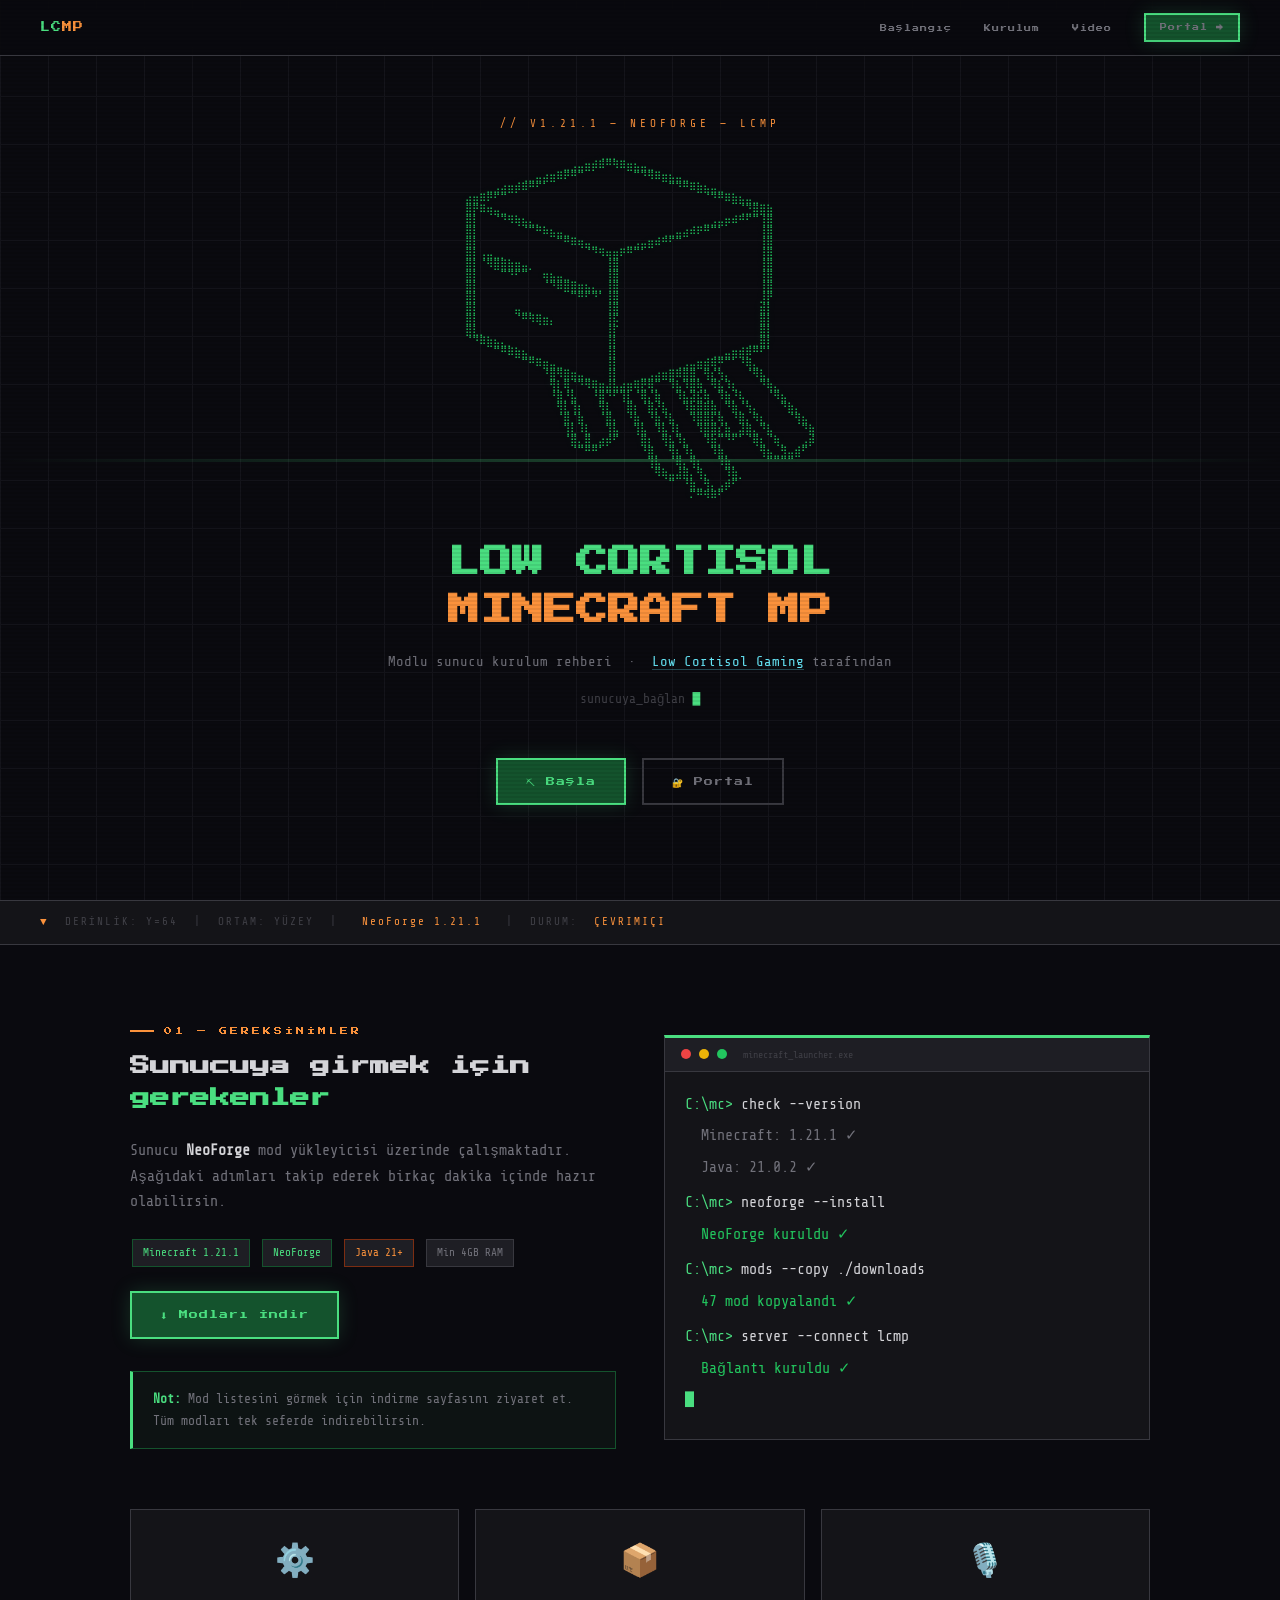
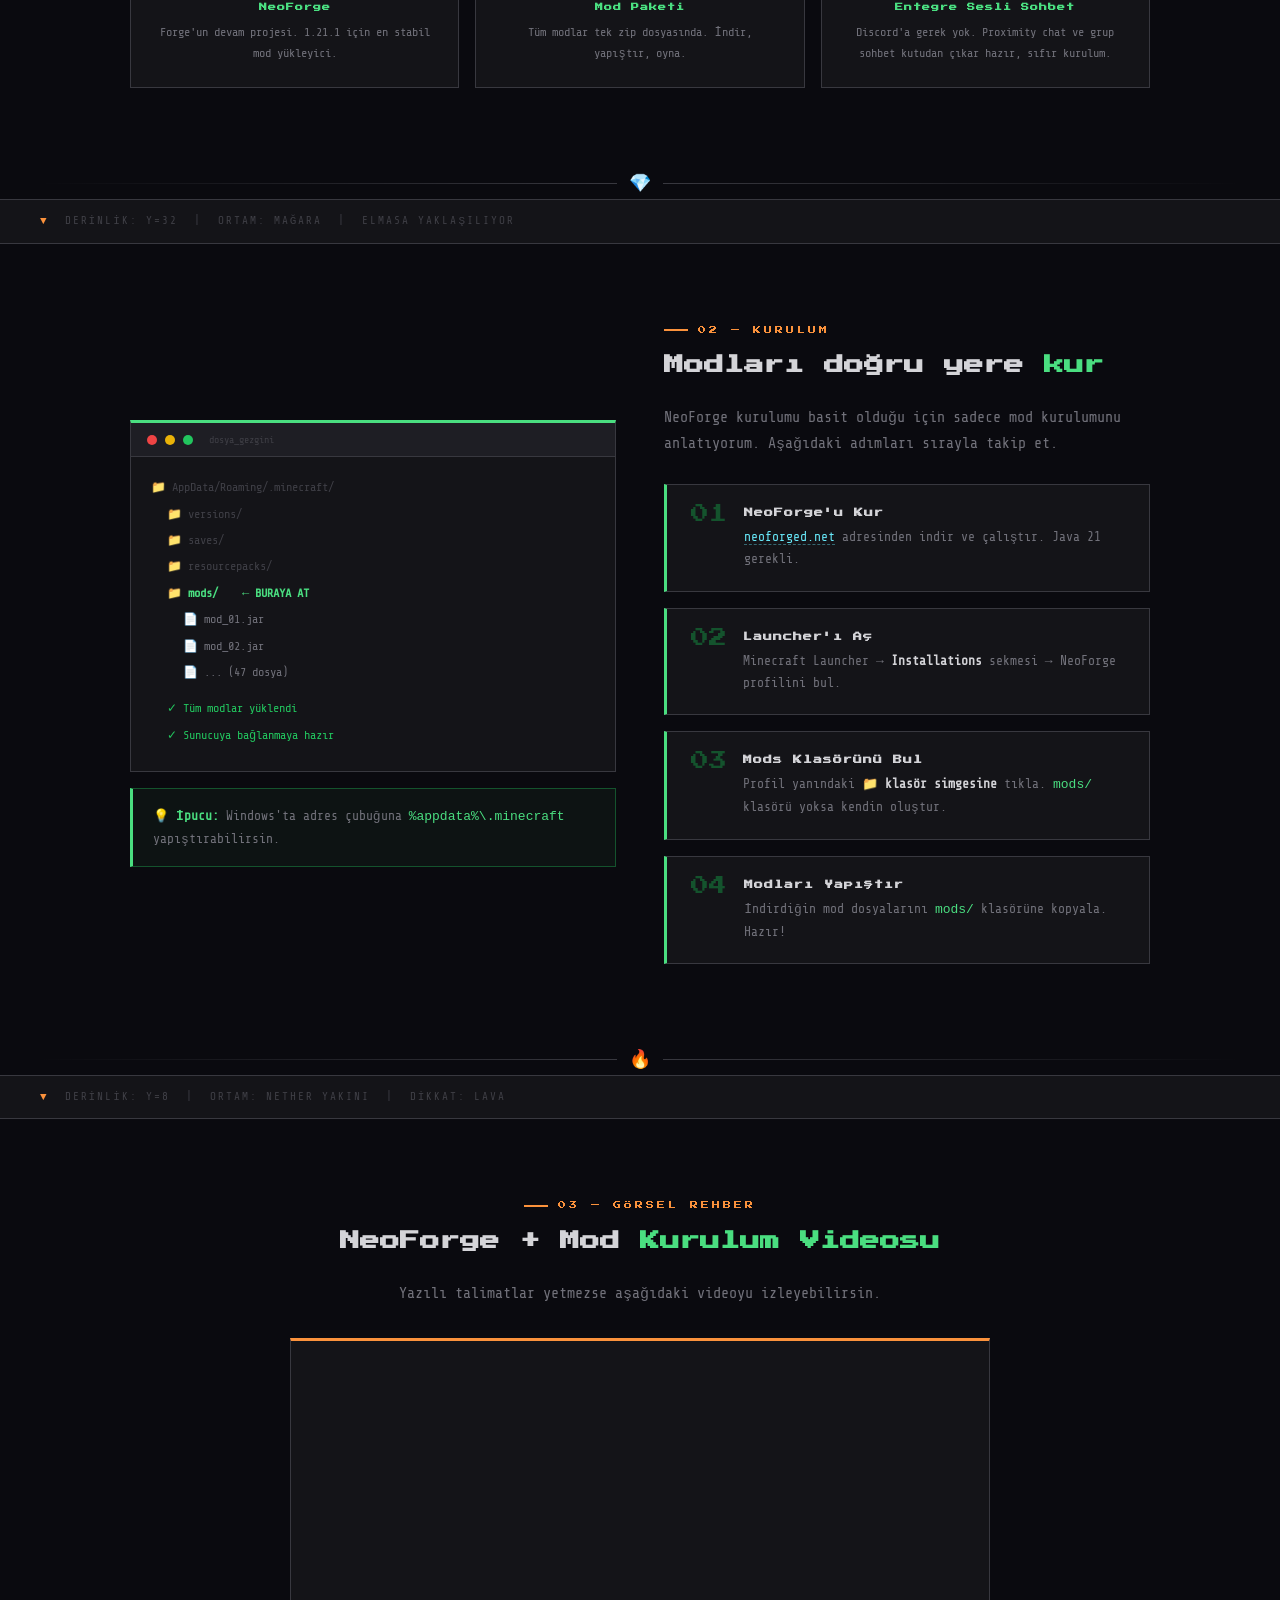
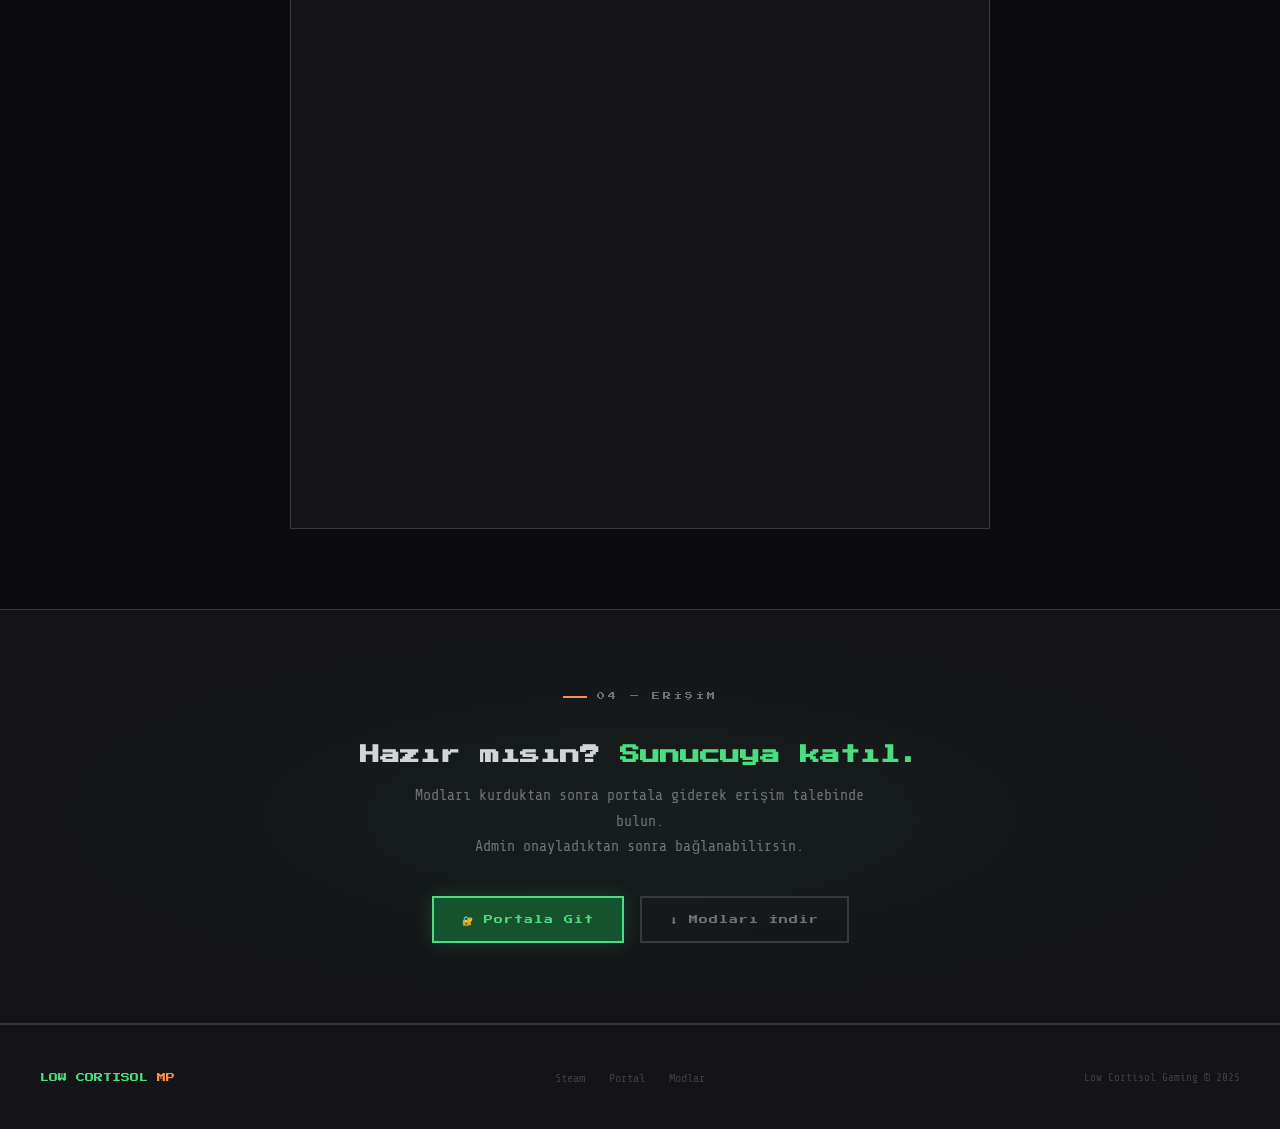
<file: index.html>
<!DOCTYPE html>
<link rel="icon" type="image/svg+xml" href="favicon-creeper.svg">
<html lang="tr">
<head>
  <meta charset="utf-8"/>
  <meta name="viewport" content="width=device-width, initial-scale=1"/>
  <title>Low Cortisol MP — Kurulum Rehberi</title>
  <link href="https://fonts.googleapis.com/css2?family=Press+Start+2P&family=Share+Tech+Mono&display=swap" rel="stylesheet"/>
  <style>
    :root {
      --obsidian:  #0a0a0f;
      --stone:     #141418;
      --stone2:    #1e1e24;
      --stone3:    #2a2a32;
      --border:    #38383f;
      --emerald:   #4ade80;
      --emerald2:  #22c55e;
      --emerald-d: #14532d;
      --emerald-g: rgba(74,222,128,0.18);
      --lava:      #fb923c;
      --lava-g:    rgba(251,146,60,0.18);
      --diamond:   #67e8f9;
      --text:      #d4d4d8;
      --text-dim:  #71717a;
      --text-faint:#3f3f46;
      --scan: repeating-linear-gradient(0deg,transparent,transparent 2px,rgba(0,0,0,0.18) 2px,rgba(0,0,0,0.18) 4px);
    }
    *,*::before,*::after{box-sizing:border-box;margin:0;padding:0;}
    html{scroll-behavior:smooth;}
    body{background:var(--obsidian);color:var(--text);font-family:'Share Tech Mono',monospace;font-size:15px;line-height:1.7;cursor:crosshair;overflow-x:hidden;}
    body::after{content:'';position:fixed;inset:0;background:var(--scan);pointer-events:none;z-index:9999;opacity:0.4;}
    ::-webkit-scrollbar{width:6px;}
    ::-webkit-scrollbar-track{background:var(--stone);}
    ::-webkit-scrollbar-thumb{background:var(--emerald-d);}

    @keyframes flicker{0%,100%{opacity:1;}92%{opacity:1;}93%{opacity:0.7;}95%{opacity:1;}97%{opacity:0.8;}}
    @keyframes glow-pulse{0%,100%{text-shadow:0 0 8px var(--emerald),0 0 20px var(--emerald-g);}50%{text-shadow:0 0 18px var(--emerald),0 0 50px var(--emerald-g),0 0 80px rgba(74,222,128,0.08);}}
    @keyframes lava-pulse{0%,100%{text-shadow:0 0 8px var(--lava),0 0 20px var(--lava-g);}50%{text-shadow:0 0 18px var(--lava),0 0 50px var(--lava-g);}}
    @keyframes slide-up{from{opacity:0;transform:translateY(30px);}to{opacity:1;transform:translateY(0);}}
    @keyframes cursor-blink{0%,100%{opacity:1;}50%{opacity:0;}}
    @keyframes ore-shimmer{0%,100%{opacity:0.6;}50%{opacity:1;}}
    @keyframes float{0%,100%{transform:translateY(0px);}50%{transform:translateY(-8px);}}
    @keyframes scandown{0%{transform:translateY(-100%);}100%{transform:translateY(100vh);}}

    #nav{position:fixed;top:0;left:0;right:0;z-index:100;background:rgba(10,10,15,0.92);backdrop-filter:blur(12px);border-bottom:1px solid var(--border);padding:0 40px;display:flex;align-items:center;justify-content:space-between;height:56px;}
    .nav-brand{font-family:'Press Start 2P',monospace;font-size:10px;color:var(--emerald);animation:glow-pulse 3s ease-in-out infinite;letter-spacing:1px;}
    .nav-brand span{color:var(--lava);animation:lava-pulse 3s ease-in-out infinite;}
    .nav-links{display:flex;gap:32px;list-style:none;align-items:center;}
    .nav-links a{font-family:'Press Start 2P',monospace;font-size:7px;color:var(--text-dim);text-decoration:none;letter-spacing:1px;transition:color 0.2s;position:relative;padding-bottom:2px;}
    .nav-links a::after{content:'';position:absolute;bottom:-4px;left:0;width:0;height:2px;background:var(--emerald);transition:width 0.25s;}
    .nav-links a:hover{color:var(--emerald);}
    .nav-links a:hover::after{width:100%;}
    .nav-links .nav-btn{padding:9px 14px;font-size:7px;line-height:1;vertical-align:middle;margin:0;padding-bottom:9px;}
    .nav-links .nav-btn::after{display:none !important;}

    #hero{min-height:100vh;display:flex;flex-direction:column;align-items:center;justify-content:center;padding:80px 40px 60px;position:relative;overflow:hidden;}
    #hero::before{content:'';position:absolute;inset:0;background-image:linear-gradient(var(--stone3) 1px,transparent 1px),linear-gradient(90deg,var(--stone3) 1px,transparent 1px);background-size:48px 48px;opacity:0.35;animation:flicker 8s infinite;}
    #hero::after{content:'';position:absolute;left:0;right:0;height:3px;background:linear-gradient(90deg,transparent,var(--emerald),transparent);animation:scandown 6s linear infinite;opacity:0.3;pointer-events:none;}
    .hero-tag{font-size:11px;color:var(--lava);letter-spacing:4px;text-transform:uppercase;margin-bottom:24px;animation:slide-up 0.6s ease both;position:relative;z-index:1;}
    .ascii-art{font-family:'Share Tech Mono',monospace;font-size:clamp(5px,0.85vw,10px);line-height:1.1;color:var(--emerald2);text-shadow:0 0 8px var(--emerald-g);margin-bottom:40px;animation:slide-up 0.7s ease 0.1s both,float 6s ease-in-out infinite 1s;white-space:pre;text-align:center;position:relative;z-index:1;opacity:0.9;}
    .hero-title{font-family:'Press Start 2P',monospace;font-size:clamp(16px,3.5vw,32px);color:var(--emerald);text-align:center;line-height:1.5;margin-bottom:16px;animation:slide-up 0.8s ease 0.2s both,glow-pulse 4s ease-in-out infinite 1s;position:relative;z-index:1;}
    .hero-title span{color:var(--lava);animation:lava-pulse 4s ease-in-out infinite;}
    .hero-sub{color:var(--text-dim);font-size:14px;text-align:center;margin-bottom:8px;animation:slide-up 0.9s ease 0.3s both;position:relative;z-index:1;}
    .hero-sub a{color:var(--diamond);text-decoration:none;border-bottom:1px solid rgba(103,232,249,0.3);}
    .hero-sub a:hover{color:#fff;border-color:var(--diamond);}
    .cursor-line{font-size:13px;color:var(--text-faint);margin-top:6px;animation:slide-up 1s ease 0.4s both;position:relative;z-index:1;}
    .cursor-line::after{content:'█';color:var(--emerald);animation:cursor-blink 1s step-end infinite;}
    .hero-btns{display:flex;gap:16px;margin-top:48px;flex-wrap:wrap;justify-content:center;animation:slide-up 1s ease 0.5s both;position:relative;z-index:1;}

    .btn{font-family:'Press Start 2P',monospace;font-size:9px;padding:14px 28px;border:2px solid;text-decoration:none;letter-spacing:1px;cursor:pointer;transition:all 0.2s;position:relative;overflow:hidden;display:inline-block;}
    .btn::before{content:'';position:absolute;top:0;left:-100%;width:100%;height:100%;background:linear-gradient(90deg,transparent,rgba(255,255,255,0.06),transparent);transition:left 0.4s;}
    .btn:hover::before{left:100%;}
    .btn-primary{background:var(--emerald-d);color:var(--emerald);border-color:var(--emerald);box-shadow:0 0 20px var(--emerald-g);}
    .btn-primary:hover{background:#166534;box-shadow:0 0 35px rgba(74,222,128,0.3);transform:translateY(-2px);}
    .btn-secondary{background:transparent;color:var(--text-dim);border-color:var(--border);}
    .btn-secondary:hover{color:var(--text);border-color:var(--text-dim);transform:translateY(-2px);}

    .ore-divider{display:flex;align-items:center;gap:12px;padding:0 40px;}
    .ore-divider::before,.ore-divider::after{content:'';flex:1;height:1px;}
    .ore-divider::before{background:linear-gradient(90deg,transparent,var(--border));}
    .ore-divider::after{background:linear-gradient(90deg,var(--border),transparent);}
    .ore-gem{font-size:18px;animation:ore-shimmer 2s ease-in-out infinite;}

    .depth-bar{display:flex;align-items:center;gap:16px;padding:12px 40px;background:var(--stone);border-top:1px solid var(--border);border-bottom:1px solid var(--border);font-size:11px;color:var(--text-faint);letter-spacing:2px;}
    .depth-bar span{color:var(--lava);}

    section{padding:80px 40px;max-width:1100px;margin:0 auto;}
    .section-label{font-family:'Press Start 2P',monospace;font-size:8px;color:var(--lava);letter-spacing:3px;text-transform:uppercase;margin-bottom:12px;display:flex;align-items:center;gap:10px;}
    .section-label::before{content:'';display:inline-block;width:24px;height:2px;background:var(--lava);}
    .section-title{font-family:'Press Start 2P',monospace;font-size:clamp(13px,2vw,20px);color:var(--text);line-height:1.6;margin-bottom:24px;}
    .section-title em{color:var(--emerald);font-style:normal;}

    .two-col{display:grid;grid-template-columns:1fr 1fr;gap:48px;align-items:center;}
    .two-col.reverse{direction:rtl;}
    .two-col.reverse>*{direction:ltr;}

    .terminal{background:var(--stone);border:1px solid var(--border);border-top:3px solid var(--emerald);}
    .terminal-bar{background:var(--stone2);padding:8px 16px;display:flex;align-items:center;gap:8px;border-bottom:1px solid var(--border);font-size:10px;color:var(--text-faint);}
    .t-dot{width:10px;height:10px;border-radius:50%;}
    .t-dot.red{background:#ef4444;}.t-dot.yel{background:#eab308;}.t-dot.grn{background:var(--emerald2);}
    .terminal-body{padding:20px;}
    .t-line{margin-bottom:6px;}
    .t-prompt{color:var(--emerald);}.t-cmd{color:var(--text);}.t-out{color:var(--text-dim);padding-left:16px;}.t-warn{color:var(--lava);padding-left:16px;}.t-ok{color:var(--emerald2);padding-left:16px;}

    .steps{display:flex;flex-direction:column;gap:16px;}
    .step-card{background:var(--stone);border:1px solid var(--border);border-left:3px solid var(--emerald);padding:20px 24px;display:flex;gap:20px;align-items:flex-start;transition:border-color 0.2s,background 0.2s;}
    .step-card:hover{background:var(--stone2);border-left-color:var(--lava);}
    .step-num{font-family:'Press Start 2P',monospace;font-size:18px;color:var(--emerald-d);line-height:1;min-width:32px;}
    .step-card:hover .step-num{color:var(--lava);}
    .step-text h4{font-family:'Press Start 2P',monospace;font-size:9px;color:var(--text);margin-bottom:6px;letter-spacing:1px;}
    .step-text p{color:var(--text-dim);font-size:13px;}
    .step-text a{color:var(--diamond);text-decoration:none;border-bottom:1px dashed rgba(103,232,249,0.4);}
    .step-text a:hover{color:#fff;}

    .video-wrap{position:relative;padding-top:56.25%;background:var(--stone);border:1px solid var(--border);border-top:3px solid var(--lava);overflow:hidden;}
    .video-wrap video{position:absolute;inset:0;width:100%;height:100%;object-fit:contain;background:#000;}
    .video-placeholder{position:absolute;inset:0;display:flex;flex-direction:column;align-items:center;justify-content:center;gap:12px;color:var(--text-faint);}
    .video-placeholder .icon{font-size:48px;animation:float 3s ease-in-out infinite;}
    .video-placeholder p{font-family:'Press Start 2P',monospace;font-size:8px;letter-spacing:1px;}

    .info-grid{display:grid;grid-template-columns:repeat(3,1fr);gap:16px;margin-top:32px;}
    .info-card{background:var(--stone);border:1px solid var(--border);padding:24px;text-align:center;transition:border-color 0.2s,transform 0.2s;}
    .info-card:hover{border-color:var(--emerald);transform:translateY(-4px);}
    .info-card .icon{font-size:32px;margin-bottom:12px;display:block;}
    .info-card h4{font-family:'Press Start 2P',monospace;font-size:8px;color:var(--emerald);margin-bottom:8px;letter-spacing:1px;}
    .info-card p{color:var(--text-dim);font-size:12px;}

    #cta-section{background:var(--stone);border-top:1px solid var(--border);border-bottom:1px solid var(--border);padding:80px 40px;text-align:center;position:relative;overflow:hidden;}
    #cta-section::before{content:'';position:absolute;inset:0;background:radial-gradient(ellipse at center,rgba(74,222,128,0.05) 0%,transparent 70%);pointer-events:none;}
    #cta-section p{color:var(--text-dim);margin-bottom:36px;max-width:500px;margin-left:auto;margin-right:auto;}

    footer{background:var(--stone);border-top:1px solid var(--border);padding:40px;display:flex;justify-content:space-between;align-items:center;flex-wrap:wrap;gap:20px;}
    .footer-brand{font-family:'Press Start 2P',monospace;font-size:9px;color:var(--emerald);}
    .footer-brand span{color:var(--lava);}
    .footer-links{display:flex;gap:24px;list-style:none;}
    .footer-links a{color:var(--text-faint);text-decoration:none;font-size:12px;transition:color 0.2s;}
    .footer-links a:hover{color:var(--emerald);}
    .footer-copy{color:var(--text-faint);font-size:11px;}

    .badge{display:inline-block;background:var(--stone2);border:1px solid var(--border);color:var(--text-dim);font-size:11px;padding:4px 10px;margin:4px 2px;}
    .badge.green{border-color:var(--emerald-d);color:var(--emerald);}
    .badge.lava{border-color:#7c2d12;color:var(--lava);}
    .notice{border:1px solid var(--emerald-d);border-left:3px solid var(--emerald);background:rgba(74,222,128,0.04);padding:16px 20px;margin-top:24px;font-size:13px;color:var(--text-dim);}
    .notice strong{color:var(--emerald);}

    .reveal{opacity:0;transform:translateY(24px);transition:opacity 0.6s ease,transform 0.6s ease;}
    .reveal.visible{opacity:1;transform:translateY(0);}

    @media(max-width:768px){
      .two-col,.two-col.reverse{grid-template-columns:1fr;direction:ltr;}
      #nav{padding:0 20px;}
      .nav-links{gap:16px;}
      .nav-links a{font-size:6px;}
      section{padding:60px 24px;}
      .info-grid{grid-template-columns:1fr;}
      .depth-bar{font-size:9px;padding:10px 20px;flex-wrap:wrap;gap:8px;}
    }
  </style>
</head>
<body>

  <nav id="nav">
    <div class="nav-brand">LC<span>MP</span></div>
    <ul class="nav-links">
      <li><a href="#intro">Başlangıç</a></li>
      <li><a href="#kurulum">Kurulum</a></li>
      <li><a href="#video">Video</a></li>
      <li><a href="portal.html" class="btn btn-primary nav-btn">Portal →</a></li>
    </ul>
  </nav>

  <div id="hero">
    <p class="hero-tag">// v1.21.1 — neoforge — LCMP</p>
    <pre class="ascii-art">⠀⠀⠀⠀⠀⠀⠀⠀⠀⠀⠀⠀⠀⠀⠀⢀⣀⣤⣴⣾⠿⢷⣶⣤⣄⣀⠀⠀⠀⠀⠀⠀⠀⠀⠀⠀⠀⠀⠀⠀⠀⠀⠀⠀⠀⠀⠀⠀⠀⠀
⠀⠀⠀⠀⠀⠀⠀⠀⠀⠀⣀⣠⣤⣶⡿⠿⠛⠉⠁⠀⠀⠀⠀⠉⠛⠻⢿⣶⣤⣄⣀⠀⠀⠀⠀⠀⠀⠀⠀⠀⠀⠀⠀⠀⠀⠀⠀⠀⠀⠀
⠀⠀⠀⠀⢀⣠⣤⣴⣾⠿⠟⠋⠉⠀⠀⠀⠀⠀⠀⠀⠀⠀⠀⠀⠀⠀⠀⠀⠉⠛⠻⠿⣶⣦⣄⣀⠀⠀⠀⠀⠀⠀⠀⠀⠀⠀⠀⠀⠀⠀
⣠⣤⣶⡿⠟⠛⠉⠁⠀⠀⠀⠀⠀⠀⠀⠀⠀⠀⠀⠀⠀⠀⠀⠀⠀⠀⠀⠀⠀⠀⠀⠀⠀⠉⠙⠻⠿⣶⣦⣄⣀⠀⠀⠀⠀⠀⠀⠀⠀⠀
⣿⡿⣶⣤⣀⠀⠀⠀⠀⠀⠀⠀⠀⠀⠀⠀⠀⠀⠀⠀⠀⠀⠀⠀⠀⠀⠀⠀⠀⠀⠀⠀⠀⠀⠀⠀⠀⠀⠉⠙⠻⣿⣶⣦⠀⠀⠀⠀⠀⠀
⣿⡇⠀⠈⠙⠻⢶⣦⣄⡀⠀⠀⠀⠀⠀⠀⠀⠀⠀⠀⠀⠀⠀⠀⠀⠀⠀⠀⠀⠀⠀⠀⠀⠀⠀⢀⣀⣤⣴⠾⠟⠛⢹⣿⠀⠀⠀⠀⠀⠀
⣿⡇⠀⠀⠀⠀⠀⠈⠙⠛⠷⣦⣄⣀⠀⠀⠀⠀⠀⠀⠀⠀⠀⠀⠀⠀⠀⠀⠀⠀⣀⣠⣴⡶⠿⠛⠋⠁⠀⠀⠀⠀⢸⣿⠀⠀⠀⠀⠀⠀
⣿⡇⠀⠀⠀⠀⠀⠀⠀⠀⠀⠀⠉⠛⠿⣶⣤⣀⠀⠀⠀⠀⠀⠀⢀⣀⣤⣴⠾⠟⠛⠉⠀⠀⠀⠀⠀⠀⠀⠀⠀⠀⢸⣿⠀⠀⠀⠀⠀⠀
⣿⡇⢀⣀⠀⠀⠀⠀⠀⠀⠀⠀⠀⠀⠀⠀⠈⠙⠻⢶⣤⣤⡶⠿⠛⠋⠉⠀⠀⠀⠀⠀⠀⠀⠀⠀⠀⠀⠀⠀⠀⠀⢸⣿⠀⠀⠀⠀⠀⠀
⣿⡇⠘⢿⣿⣷⣦⣤⣀⠀⠀⠀⠀⠀⠀⠀⠀⠀⠀⠀⢸⣿⠀⠀⠀⠀⠀⠀⠀⠀⠀⠀⠀⠀⠀⠀⠀⠀⠀⠀⠀⠀⢸⣿⠀⠀⠀⠀⠀⠀
⣿⡇⠀⠀⠉⠛⠻⠟⠛⠁⠀⣤⣄⣀⠀⠀⠀⠀⠀⠀⢸⣿⠀⠀⠀⠀⠀⠀⠀⠀⠀⠀⠀⠀⠀⠀⠀⠀⠀⠀⠀⠀⢸⣿⠀⠀⠀⠀⠀⠀
⣿⡇⠀⠀⠀⠀⠀⠀⠀⠀⠀⠘⠻⣿⣿⣶⣤⣄⡀⠀⢸⣿⠀⠀⠀⠀⠀⠀⠀⠀⠀⠀⠀⠀⠀⠀⠀⠀⠀⠀⠀⠀⢸⣿⠀⠀⠀⠀⠀⠀
⣿⡇⠀⠀⠀⠀⠀⠀⠀⠀⠀⠀⠀⠀⠉⠛⠿⠟⠻⠃⢸⣿⠀⠀⠀⠀⠀⠀⠀⠀⠀⠀⠀⠀⠀⠀⠀⠀⠀⠀⠀⠀⢸⡿⠀⠀⠀⠀⠀⠀
⣿⡇⠀⠀⠀⠀⠀⣀⠀⠀⠀⠀⠀⠀⠀⠀⠀⠀⠀⠀⢸⣿⠀⠀⠀⠀⠀⠀⠀⠀⠀⠀⠀⠀⠀⠀⠀⠀⠀⠀⠀⠀⣽⡇⠀⠀⠀⠀⠀⠀
⣿⡇⠀⠀⠀⠀⠀⠙⠿⢷⣶⣤⡀⠀⠀⠀⠀⠀⠀⠀⢸⣟⠀⠀⠀⠀⠀⠀⠀⠀⠀⠀⠀⠀⠀⠀⠀⠀⠀⠀⠀⠀⣿⡇⠀⠀⠀⠀⠀⠀
⣿⡇⠀⠀⠀⠀⠀⠀⠀⠀⠈⠉⠁⠀⠀⠀⠀⠀⠀⠀⢸⡗⠀⠀⠀⠀⠀⠀⠀⠀⠀⠀⠀⠀⠀⠀⠀⠀⠀⠀⠀⠀⣿⡇⠀⠀⠀⠀⠀⠀
⠙⠻⣷⣦⣄⡀⠀⠀⠀⠀⠀⠀⠀⠀⠀⠀⠀⠀⠀⠀⢸⡇⠀⠀⠀⠀⠀⠀⠀⠀⠀⠀⠀⠀⠀⠀⠀⠀⠀⠀⠀⠀⣿⡇⠀⠀⠀⠀⠀⠀
⠀⠀⠀⠉⠛⠿⣷⣦⣄⠀⠀⠀⠀⠀⠀⠀⠀⠀⠀⠀⢸⡇⠀⠀⠀⠀⠀⠀⠀⠀⠀⠀⠀⠀⠀⠀⠀⣀⣤⣴⣾⠿⠟⠃⠀⠀⠀⠀⠀⠀
⠀⠀⠀⠀⠀⠀⠀⠉⠛⠿⣶⣤⣀⠀⠀⠀⠀⠀⠀⠀⢸⡇⠀⠀⠀⠀⠀⠀⠀⠀⠀⢀⣀⣤⣴⣾⠿⠛⠋⠹⣷⡀⠀⠀⠀⠀⠀⠀⠀⠀
⠀⠀⠀⠀⠀⠀⠀⠀⠀⠀⠀⠹⣿⢿⣶⣤⣀⠀⠀⠀⢸⡇⠀⠀⠀⠀⢀⣠⣤⣶⣾⣿⣿⠉⢿⡜⢧⡀⠀⠀⠘⢿⣆⠀⠀⠀⠀⠀⠀⠀
⠀⠀⠀⠀⠀⠀⠀⠀⠀⠀⠀⠀⢿⡆⣿⠙⠻⢿⣶⣤⣸⣇⣠⣤⣶⡿⣿⠛⠉⢻⣆⢻⣿⣧⠈⢿⣎⢳⡄⠀⠀⠀⠻⣧⡀⠀⠀⠀⠀⠀
⠀⠀⠀⠀⠀⠀⠀⠀⠀⠀⠀⠀⠸⣷⠸⣇⠀⠀⠸⣿⠻⠟⢻⡏⠘⣿⡘⣧⠀⠀⢻⣆⣻⣞⣧⠀⢻⣦⠹⣆⠀⠀⠀⠘⢿⣄⠀⠀⠀⠀
⠀⠀⠀⠀⠀⠀⠀⠀⠀⠀⠀⠀⠀⢿⡇⢻⡄⠀⠀⢿⡆⠀⠈⣿⡄⠘⣷⡹⣆⠀⠀⢻⣯⣿⣾⣧⠀⠻⣧⠘⢧⡀⠀⠀⠀⠻⣦⡀⠀⠀
⠀⠀⠀⠀⠀⠀⠀⠀⠀⠀⠀⠀⠀⠘⣿⠘⣧⠀⠀⠘⣿⡀⠀⠹⣧⠀⠹⣧⠹⣆⠀⠀⢻⣿⣿⡟⣧⠀⠹⣷⡈⢷⡄⠀⠀⠀⠙⢷⣄⠀
⠀⠀⠀⠀⠀⠀⠀⠀⠀⠀⠀⠀⠀⠀⢻⡇⢹⡆⠀⠀⢻⣇⠀⠀⢻⣇⠀⢻⣇⢹⡆⠀⠀⢻⣿⣿⡜⣧⠀⣹⣷⡀⠻⣆⠀⠀⠀⠈⠻⣦
⠀⠀⠀⠀⠀⠀⠀⠀⠀⠀⠀⠀⠀⠀⠘⣿⡀⣿⠀⣠⣼⠟⠀⠀⠈⣿⡄⠀⢿⣆⢻⡄⠀⠀⢻⣯⠛⠻⠟⠋⠙⣿⡄⠙⣦⠀⠀⠀⢀⣽
⠀⠀⠀⠀⠀⠀⠀⠀⠀⠀⠀⠀⠀⠀⠀⠙⠛⠿⠿⠋⠁⠀⠀⠀⠀⠹⣷⠀⠈⢿⡄⢻⡄⠀⠀⢻⣧⠀⠀⠀⠀⠈⢿⣄⠈⢷⣀⣴⠟⠁
⠀⠀⠀⠀⠀⠀⠀⠀⠀⠀⠀⠀⠀⠀⠀⠀⠀⠀⠀⠀⠀⠀⠀⠀⠀⠀⢻⣇⠀⠘⣿⡀⢿⡄⠀⠀⢻⣧⠀⠀⠀⠀⠈⠛⠛⠛⠛⠉⠀⠀
⠀⠀⠀⠀⠀⠀⠀⠀⠀⠀⠀⠀⠀⠀⠀⠀⠀⠀⠀⠀⠀⠀⠀⠀⠀⠀⠈⢿⣦⣀⣸⣷⡈⢷⡀⠀⠀⢻⣧⠀⠀⠀⠀⠀⠀⠀⠀⠀⠀⠀
⠀⠀⠀⠀⠀⠀⠀⠀⠀⠀⠀⠀⠀⠀⠀⠀⠀⠀⠀⠀⠀⠀⠀⠀⠀⠀⠀⠀⠈⠛⠉⠹⣧⠈⢷⡀⢀⣴⠟⠁⠀⠀⠀⠀⠀⠀⠀⠀⠀⠀
⠀⠀⠀⠀⠀⠀⠀⠀⠀⠀⠀⠀⠀⠀⠀⠀⠀⠀⠀⠀⠀⠀⠀⠀⠀⠀⠀⠀⠀⠀⠀⠀⡛⠿⢾⣷⠟⠁⠀⠀⠀⠀⠀⠀⠀⠀⠀⠀⠀⠀</pre>
    <h1 class="hero-title">LOW CORTISOL<br/><span>MINECRAFT MP</span></h1>
    <p class="hero-sub">Modlu sunucu kurulum rehberi &nbsp;·&nbsp; <a href="https://steamcommunity.com/id/restinpeacearthurmorgan/" target="_blank">Low Cortisol Gaming</a> tarafından</p>
    <p class="cursor-line">sunucuya_bağlan&nbsp;</p>
    <div class="hero-btns">
      <a href="#intro" class="btn btn-primary">⛏ Başla</a>
      <a href="portal.html" class="btn btn-secondary">🔐 Portal</a>
    </div>
  </div>

  <div class="depth-bar">
    <span>▼</span> DERİNLİK: Y=64 &nbsp;|&nbsp; ORTAM: YÜZEY &nbsp;|&nbsp; <span>NeoForge 1.21.1</span> &nbsp;|&nbsp; DURUM: <span>ÇEVRIMIÇI</span>
  </div>

  <section id="intro">
    <div class="two-col">
      <div class="reveal">
        <p class="section-label">01 — Gereksinimler</p>
        <h2 class="section-title">Sunucuya girmek için <em>gerekenler</em></h2>
        <p style="color:var(--text-dim);margin-bottom:20px;">
          Sunucu <strong style="color:var(--text)">NeoForge</strong> mod yükleyicisi üzerinde çalışmaktadır.
          Aşağıdaki adımları takip ederek birkaç dakika içinde hazır olabilirsin.
        </p>
        <div style="margin-bottom:20px;">
          <span class="badge green">Minecraft 1.21.1</span>
          <span class="badge green">NeoForge</span>
          <span class="badge lava">Java 21+</span>
          <span class="badge">Min 4GB RAM</span>
        </div>
        <a href="generic.html" class="btn btn-primary">⬇ Modları İndir</a>
        <div class="notice">
          <strong>Not:</strong> Mod listesini görmek için indirme sayfasını ziyaret et. Tüm modları tek seferde indirebilirsin.
        </div>
      </div>
      <div class="reveal">
        <div class="terminal">
          <div class="terminal-bar">
            <div class="t-dot red"></div><div class="t-dot yel"></div><div class="t-dot grn"></div>
            <span style="margin-left:8px;">minecraft_launcher.exe</span>
          </div>
          <div class="terminal-body">
            <div class="t-line"><span class="t-prompt">C:\mc&gt;</span> <span class="t-cmd">check --version</span></div>
            <div class="t-line"><span class="t-out">Minecraft: 1.21.1 ✓</span></div>
            <div class="t-line"><span class="t-out">Java: 21.0.2 ✓</span></div>
            <div class="t-line" style="margin-top:10px;"><span class="t-prompt">C:\mc&gt;</span> <span class="t-cmd">neoforge --install</span></div>
            <div class="t-line"><span class="t-ok">NeoForge kuruldu ✓</span></div>
            <div class="t-line" style="margin-top:10px;"><span class="t-prompt">C:\mc&gt;</span> <span class="t-cmd">mods --copy ./downloads</span></div>
            <div class="t-line"><span class="t-ok">47 mod kopyalandı ✓</span></div>
            <div class="t-line" style="margin-top:10px;"><span class="t-prompt">C:\mc&gt;</span> <span class="t-cmd">server --connect lcmp</span></div>
            <div class="t-line"><span class="t-ok">Bağlantı kuruldu ✓</span></div>
            <div class="t-line"><span class="t-prompt" style="animation:cursor-blink 1s step-end infinite;">█</span></div>
          </div>
        </div>
      </div>
    </div>

    <div class="info-grid reveal" style="margin-top:60px;">
      <div class="info-card"><span class="icon">⚙️</span><h4>NeoForge</h4><p>Forge'un devam projesi. 1.21.1 için en stabil mod yükleyici.</p></div>
      <div class="info-card"><span class="icon">📦</span><h4>Mod Paketi</h4><p>Tüm modlar tek zip dosyasında. İndir, yapıştır, oyna.</p></div>
      <div class="info-card">
        <span class="icon">🎙️</span>
        <h4>Entegre Sesli Sohbet</h4>
        <p>Discord'a gerek yok. Proximity chat ve grup sohbet kutudan çıkar hazır, sıfır kurulum.</p>
      </div>
    </div>
  </section>

  <div class="ore-divider"><span class="ore-gem">💎</span></div>
  <div class="depth-bar"><span>▼</span> DERİNLİK: Y=32 &nbsp;|&nbsp; ORTAM: MAĞARA &nbsp;|&nbsp; ELMASA YAKLAŞILIYOR</div>

  <section id="kurulum">
    <div class="two-col reverse">
      <div class="reveal">
        <p class="section-label">02 — Kurulum</p>
        <h2 class="section-title">Modları doğru yere <em>kur</em></h2>
        <p style="color:var(--text-dim);margin-bottom:28px;">NeoForge kurulumu basit olduğu için sadece mod kurulumunu anlatıyorum. Aşağıdaki adımları sırayla takip et.</p>
        <div class="steps">
          <div class="step-card">
            <div class="step-num">01</div>
            <div class="step-text"><h4>NeoForge'u Kur</h4><p><a href="https://neoforged.net/" target="_blank">neoforged.net</a> adresinden indir ve çalıştır. Java 21 gerekli.</p></div>
          </div>
          <div class="step-card">
            <div class="step-num">02</div>
            <div class="step-text"><h4>Launcher'ı Aç</h4><p>Minecraft Launcher → <strong style="color:var(--text)">Installations</strong> sekmesi → NeoForge profilini bul.</p></div>
          </div>
          <div class="step-card">
            <div class="step-num">03</div>
            <div class="step-text"><h4>Mods Klasörünü Bul</h4><p>Profil yanındaki <strong style="color:var(--text)">📁 klasör simgesine</strong> tıkla. <code style="color:var(--emerald)">mods/</code> klasörü yoksa kendin oluştur.</p></div>
          </div>
          <div class="step-card">
            <div class="step-num">04</div>
            <div class="step-text"><h4>Modları Yapıştır</h4><p>İndirdiğin mod dosyalarını <code style="color:var(--emerald)">mods/</code> klasörüne kopyala. Hazır!</p></div>
          </div>
        </div>
      </div>
      <div class="reveal">
        <div class="terminal">
          <div class="terminal-bar">
            <div class="t-dot red"></div><div class="t-dot yel"></div><div class="t-dot grn"></div>
            <span style="margin-left:8px;">dosya_gezgini</span>
          </div>
          <div class="terminal-body" style="font-size:12px;">
            <div class="t-line" style="color:var(--text-faint);">📁 AppData/Roaming/.minecraft/</div>
            <div class="t-line" style="padding-left:16px;color:var(--text-faint);">📁 versions/</div>
            <div class="t-line" style="padding-left:16px;color:var(--text-faint);">📁 saves/</div>
            <div class="t-line" style="padding-left:16px;color:var(--text-faint);">📁 resourcepacks/</div>
            <div class="t-line" style="padding-left:16px;color:var(--emerald);font-weight:bold;">📁 mods/ &nbsp;&nbsp;&nbsp;← BURAYA AT</div>
            <div class="t-line" style="padding-left:32px;color:var(--text-dim);">📄 mod_01.jar</div>
            <div class="t-line" style="padding-left:32px;color:var(--text-dim);">📄 mod_02.jar</div>
            <div class="t-line" style="padding-left:32px;color:var(--text-dim);">📄 ... (47 dosya)</div>
            <div class="t-line" style="margin-top:16px;"><span class="t-ok">✓ Tüm modlar yüklendi</span></div>
            <div class="t-line"><span class="t-ok">✓ Sunucuya bağlanmaya hazır</span></div>
          </div>
        </div>
        <div class="notice" style="margin-top:16px;">
          <strong>💡 İpucu:</strong> Windows'ta adres çubuğuna <code style="color:var(--emerald)">%appdata%\.minecraft</code> yapıştırabilirsin.
        </div>
      </div>
    </div>
  </section>

  <div class="ore-divider"><span class="ore-gem">🔥</span></div>
  <div class="depth-bar"><span>▼</span> DERİNLİK: Y=8 &nbsp;|&nbsp; ORTAM: NETHER YAKINI &nbsp;|&nbsp; DİKKAT: LAVA</div>

<section id="video">
    <div style="max-width:700px;margin:0 auto;text-align:center;" class="reveal">
      <p class="section-label" style="justify-content:center;">03 — Görsel Rehber</p>
      <h2 class="section-title">NeoForge + Mod <em>Kurulum Videosu</em></h2>
      <p style="color:var(--text-dim);margin-bottom:32px;">Yazılı talimatlar yetmezse aşağıdaki videoyu izleyebilirsin.</p>
      <div class="video-wrap">
       <iframe
  width="100%"
  src="https://www.youtube.com/embed/C3NCriJwLNc?rel=0"
  title="NeoForge + Mod Kurulum Videosu"
  frameborder="0"
  allow="accelerometer; autoplay; clipboard-write; encrypted-media; gyroscope; picture-in-picture; web-share"
  allowfullscreen
  style="border-radius:8px;display:block;aspect-ratio:16/9;height:auto;">
        </iframe>
      </div>
    </div>
  </section>
  
  <div id="cta-section">
    <div class="reveal">
      <p class="section-label" style="justify-content:center;">04 — Erişim</p>
      <h2 class="section-title" style="margin-bottom:12px;">Hazır mısın? <em>Sunucuya katıl.</em></h2>
      <p>Modları kurduktan sonra portala giderek erişim talebinde bulun.<br/>Admin onayladıktan sonra bağlanabilirsin.</p>
      <div style="display:flex;gap:16px;justify-content:center;flex-wrap:wrap;">
        <a href="portal.html" class="btn btn-primary">🔐 Portala Git</a>
        <a href="generic.html" class="btn btn-secondary">⬇ Modları İndir</a>
      </div>
    </div>
  </div>

  <footer>
    <div class="footer-brand">LOW CORTISOL <span>MP</span></div>
    <ul class="footer-links">
      <li><a href="https://steamcommunity.com/id/restinpeacearthurmorgan/" target="_blank">Steam</a></li>
      <li><a href="portal.html">Portal</a></li>
      <li><a href="generic.html">Modlar</a></li>
    </ul>
    <p class="footer-copy">Low Cortisol Gaming &copy; 2025</p>
  </footer>

  <script>
    const reveals = document.querySelectorAll('.reveal');
    const observer = new IntersectionObserver((entries) => {
      entries.forEach((e, i) => {
        if (e.isIntersecting) setTimeout(() => e.target.classList.add('visible'), i * 80);
      });
    }, { threshold: 0.1 });
    reveals.forEach(r => observer.observe(r));

    const sections = document.querySelectorAll('section[id],div[id]');
    const navLinks = document.querySelectorAll('.nav-links a');
    window.addEventListener('scroll', () => {
      let current = '';
      sections.forEach(s => { if (window.scrollY >= s.offsetTop - 80) current = s.id; });
      navLinks.forEach(a => {
        if (!a.classList.contains('btn'))
          a.style.color = a.getAttribute('href') === '#'+current ? 'var(--emerald)' : '';
      });
    });
  </script>
</body>
</html>
</file>
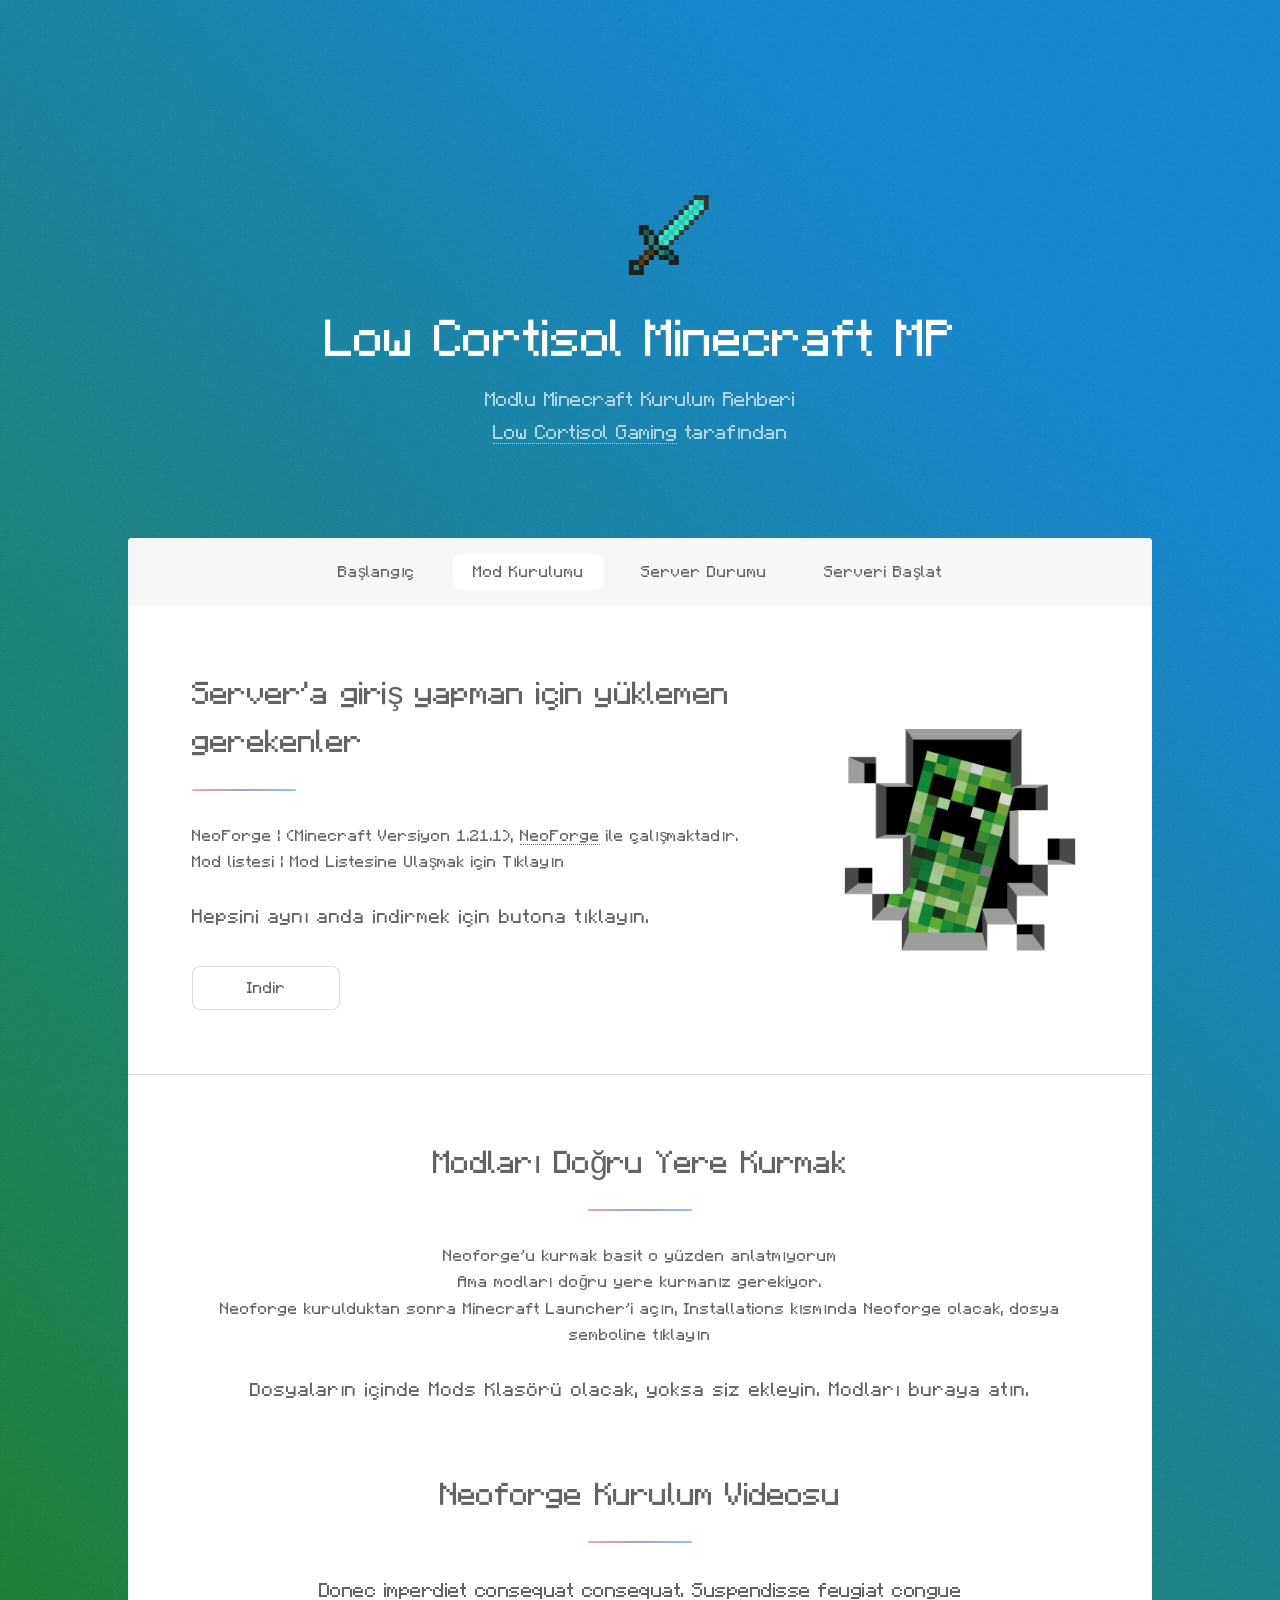
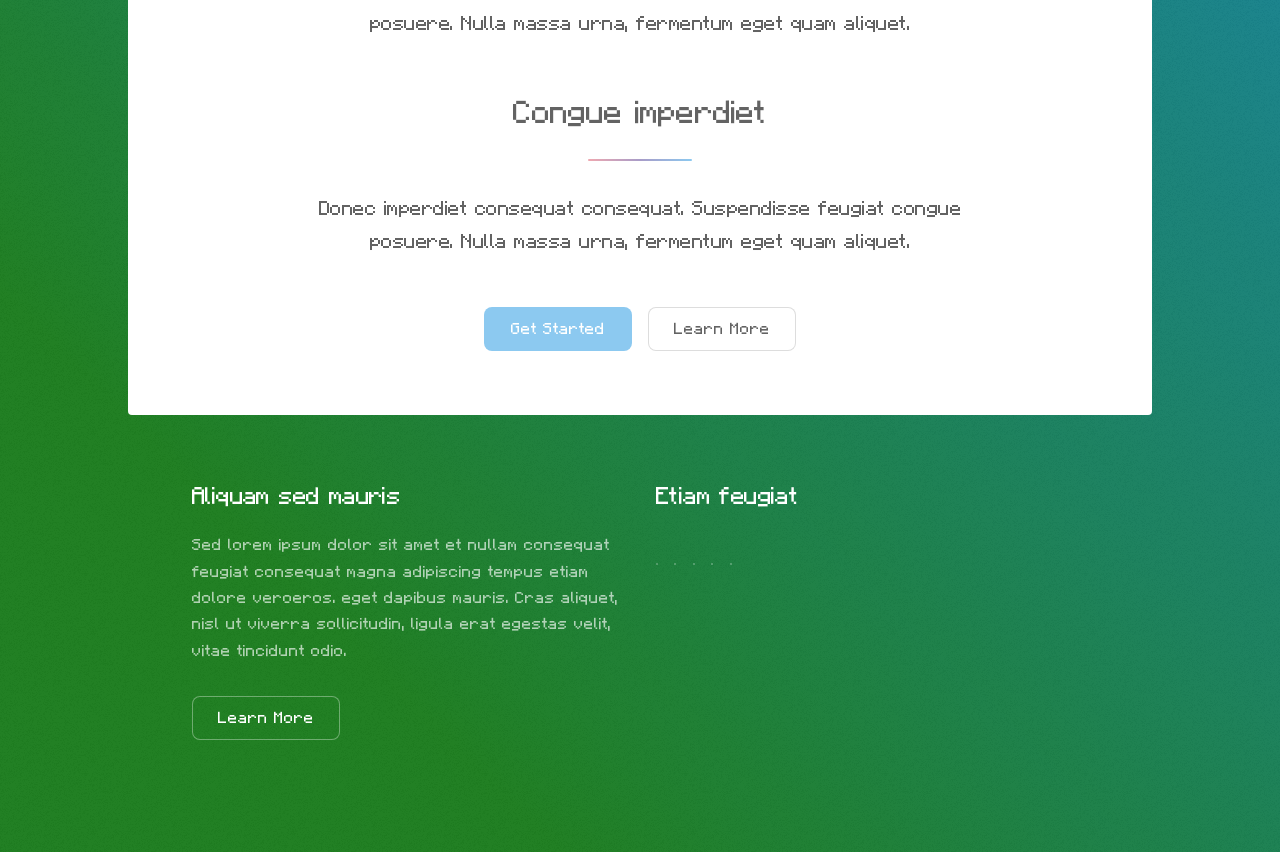
<file: server_sitesi/index.html>
<!DOCTYPE HTML>

<html>
	<head>
		<meta charset="utf-8" />
		<meta name="viewport" content="width=device-width, initial-scale=1, user-scalable=no" />
		<link rel="stylesheet" href="assets/css/main.css" />
		<noscript><link rel="stylesheet" href="assets/css/noscript.css" /></noscript>
	</head>
	<body class="is-preload">

		<!-- Wrapper -->
			<div id="wrapper">

				<!-- Header -->
					<header id="header" class="alt">
						<span class="logo"><img src="images/logo.svg" alt="" /></span>
						<h1>Low Cortisol Minecraft MP</h1>
						<p>Modlu Minecraft Kurulum Rehberi<br />
						<a href="https://steamcommunity.com/id/restinpeacearthurmorgan/">Low Cortisol Gaming</a> tarafından
					</header>

				<!-- Nav -->
					<nav id="nav">
						<ul>
							<li><a href="#intro" class="active">Başlangıç</a></li>
							<li><a href="#first">Mod Kurulumu</a></li>
							<li><a href="#second">Server Durumu</a></li>
							<li><a href="#cta">Serveri Başlat</a></li>
						</ul>
					</nav>





					
				<!-- Main -->
					<div id="main">

						<!-- Introduction -->
							<section id="intro" class="main">
								<div class="spotlight">
									<div class="content">
										<header class="major">
											<h2>Server'a giriş yapman için yüklemen gerekenler</h2>
										</header>
										<p>NeoForge | (Minecraft Versiyon 1.21.1), <a href="https://neoforged.net/">NeoForge</a> ile çalışmaktadır.<br>
										
										Mod listesi | Mod Listesine Ulaşmak için Tıklayın<br><br>
										<span style="font-size: 1.2em;">Hepsini aynı anda indirmek için butona tıklayın.</span></p>
										<ul class="actions">
											<li><a href="generic.html" class="button">Indir</a></li>
										</ul>
									</div>
									<span class="image" style="border-radius: 0; border: none; padding: 0;"><img src="assets/css/images/creeper.png" alt="" style="border-radius: 0;" /></span>
								</div>
							</section>




							
						<!-- First Section -->
							<section id="first" class="main special">
									<!-- Introduction -->
							<section id="intro" class="main">
								<div class="spotlight">
									<div class="content">
										<header class="major">
											<h2>Modları Doğru Yere Kurmak</h2>
										</header>
										<p>Neoforge'u kurmak basit o yüzden anlatmıyorum<br>
										Ama modları doğru yere kurmanız gerekiyor.<br>
										Neoforge kurulduktan sonra Minecraft Launcher'i açın, Installations kısmında Neoforge olacak, dosya semboline tıklayın<br><br>
										<span style="font-size: 1.2em;">Dosyaların içinde Mods Klasörü olacak, yoksa siz ekleyin. Modları buraya atın.</span></p>
										<ul class="actions">
											
										</ul>
									</div>
									
								</div>
							</section>
							

								


						<!-- Second Section -->
							<section id="second" class="main special">
								<header class="major">
									<h2>Neoforge Kurulum Videosu</h2>
									<p>Donec imperdiet consequat consequat. Suspendisse feugiat congue<br />
									posuere. Nulla massa urna, fermentum eget quam aliquet.</p>
								</header>
								
								</footer>
							</section>

						<!-- Get Started -->
							<section id="cta" class="main special">
								<header class="major">
									<h2>Congue imperdiet</h2>
									<p>Donec imperdiet consequat consequat. Suspendisse feugiat congue<br />
									posuere. Nulla massa urna, fermentum eget quam aliquet.</p>
								</header>
								<footer class="major">
									<ul class="actions special">
										<li><a href="generic.html" class="button primary">Get Started</a></li>
										<li><a href="generic.html" class="button">Learn More</a></li>
									</ul>
								</footer>
							</section>

					</div>

					


				<!-- Footer -->
					<footer id="footer">
						<section>
							<h2>Aliquam sed mauris</h2>
							<p>Sed lorem ipsum dolor sit amet et nullam consequat feugiat consequat magna adipiscing tempus etiam dolore veroeros. eget dapibus mauris. Cras aliquet, nisl ut viverra sollicitudin, ligula erat egestas velit, vitae tincidunt odio.</p>
							<ul class="actions">
								<li><a href="generic.html" class="button">Learn More</a></li>
							</ul>
						</section>
						<section>
							<h2>Etiam feugiat</h2>
							<dl class="alt">
							
							</dl>
							<ul class="icons">
								<li><a href="#" class="icon brands fa-twitter alt"><span class="label">Twitter</span></a></li>
								<li><a href="#" class="icon brands fa-facebook-f alt"><span class="label">Facebook</span></a></li>
								<li><a href="#" class="icon brands fa-instagram alt"><span class="label">Instagram</span></a></li>
								<li><a href="#" class="icon brands fa-github alt"><span class="label">GitHub</span></a></li>
								<li><a href="#" class="icon brands fa-dribbble alt"><span class="label">Dribbble</span></a></li>
							</ul>
						</section>
						
					</footer>

			</div>

		<!-- Scripts -->
			<script src="assets/js/jquery.min.js"></script>
			<script src="assets/js/jquery.scrollex.min.js"></script>
			<script src="assets/js/jquery.scrolly.min.js"></script>
			<script src="assets/js/browser.min.js"></script>
			<script src="assets/js/breakpoints.min.js"></script>
			<script src="assets/js/util.js"></script>
			<script src="assets/js/main.js"></script>

	</body>
</html>
</file>
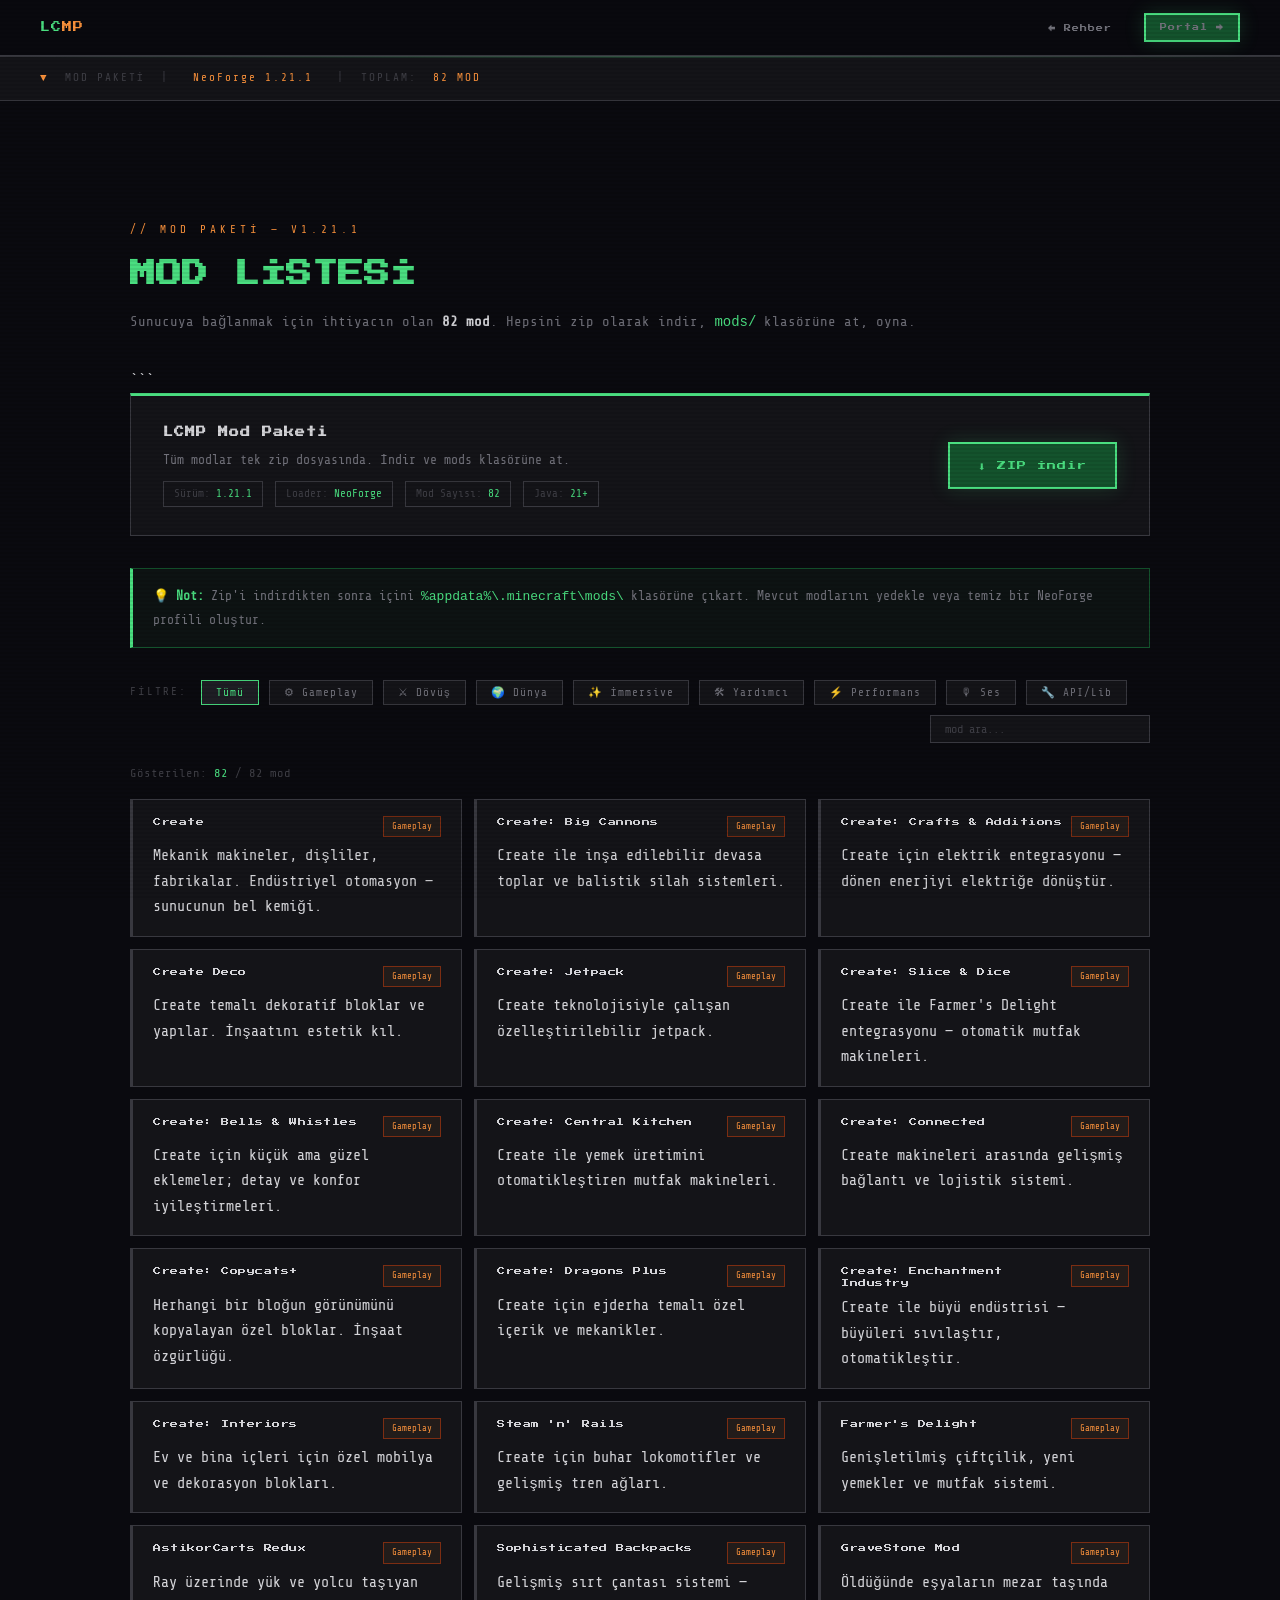
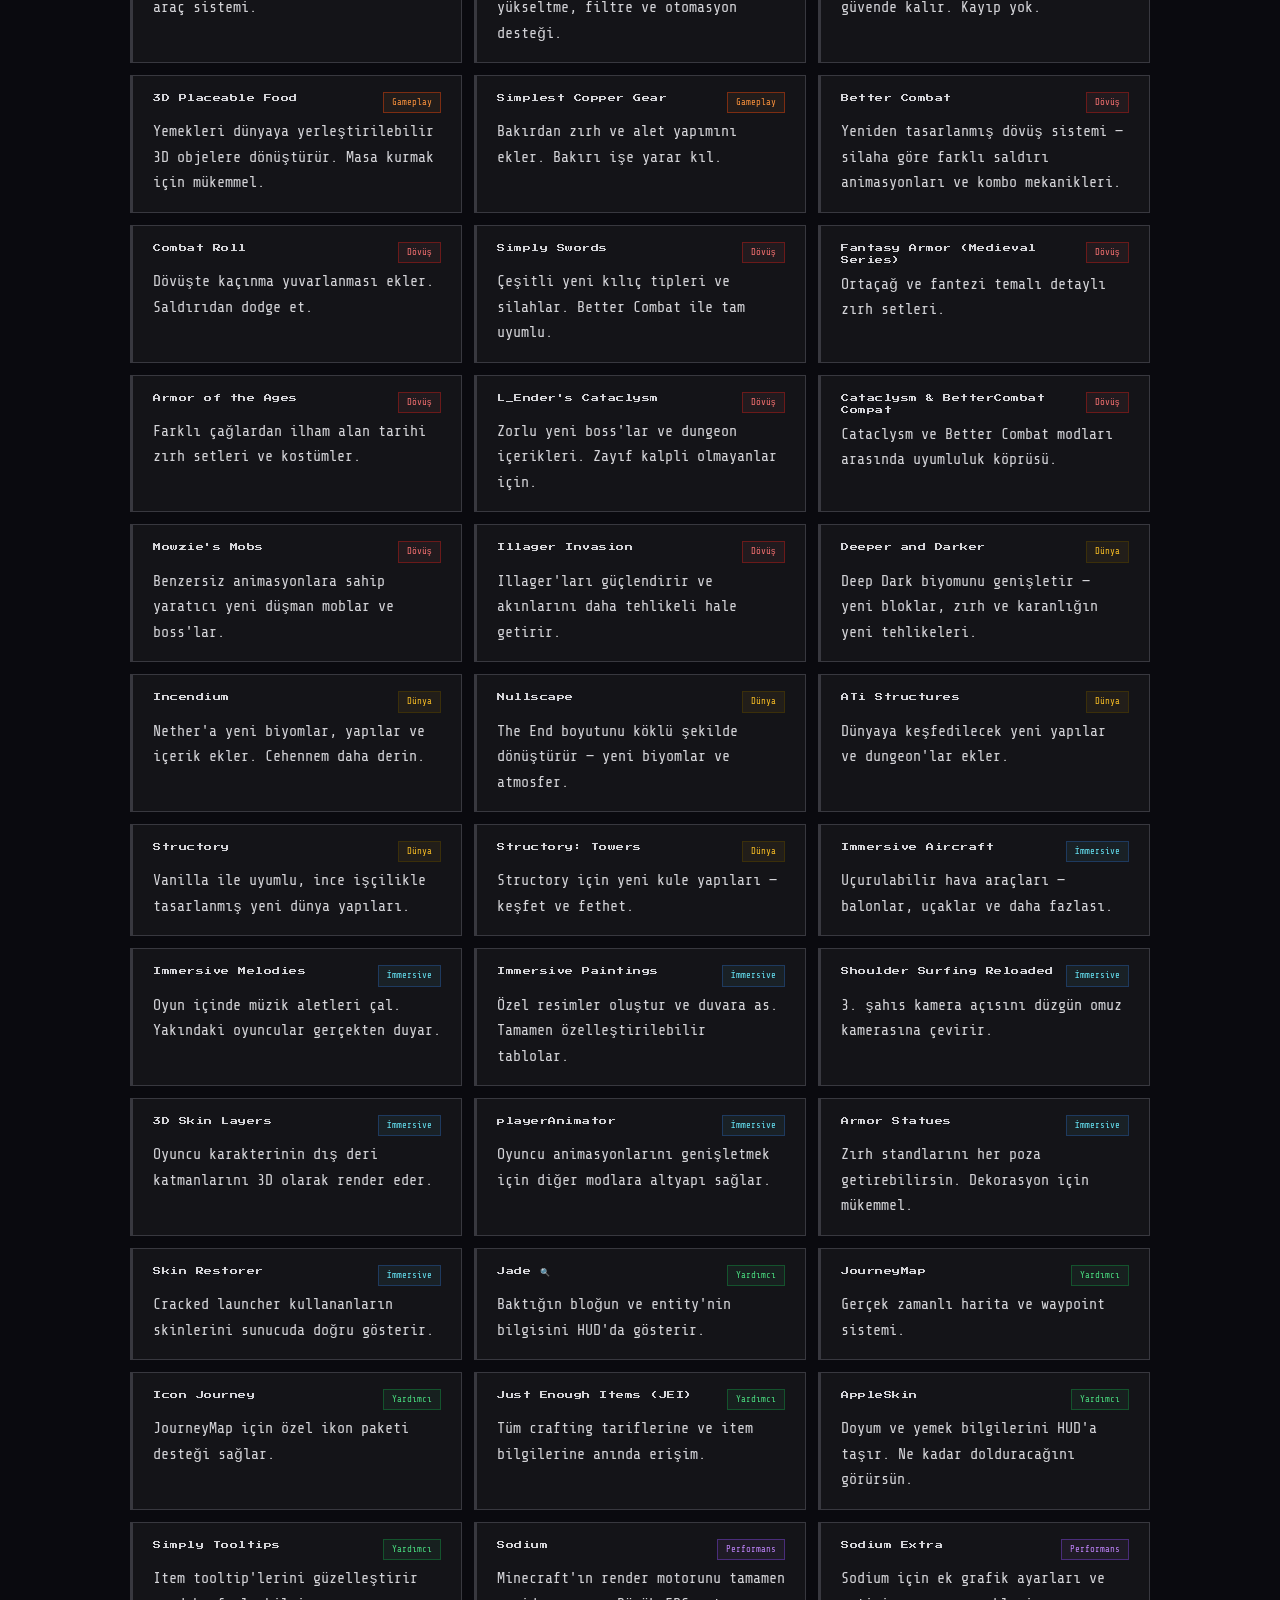
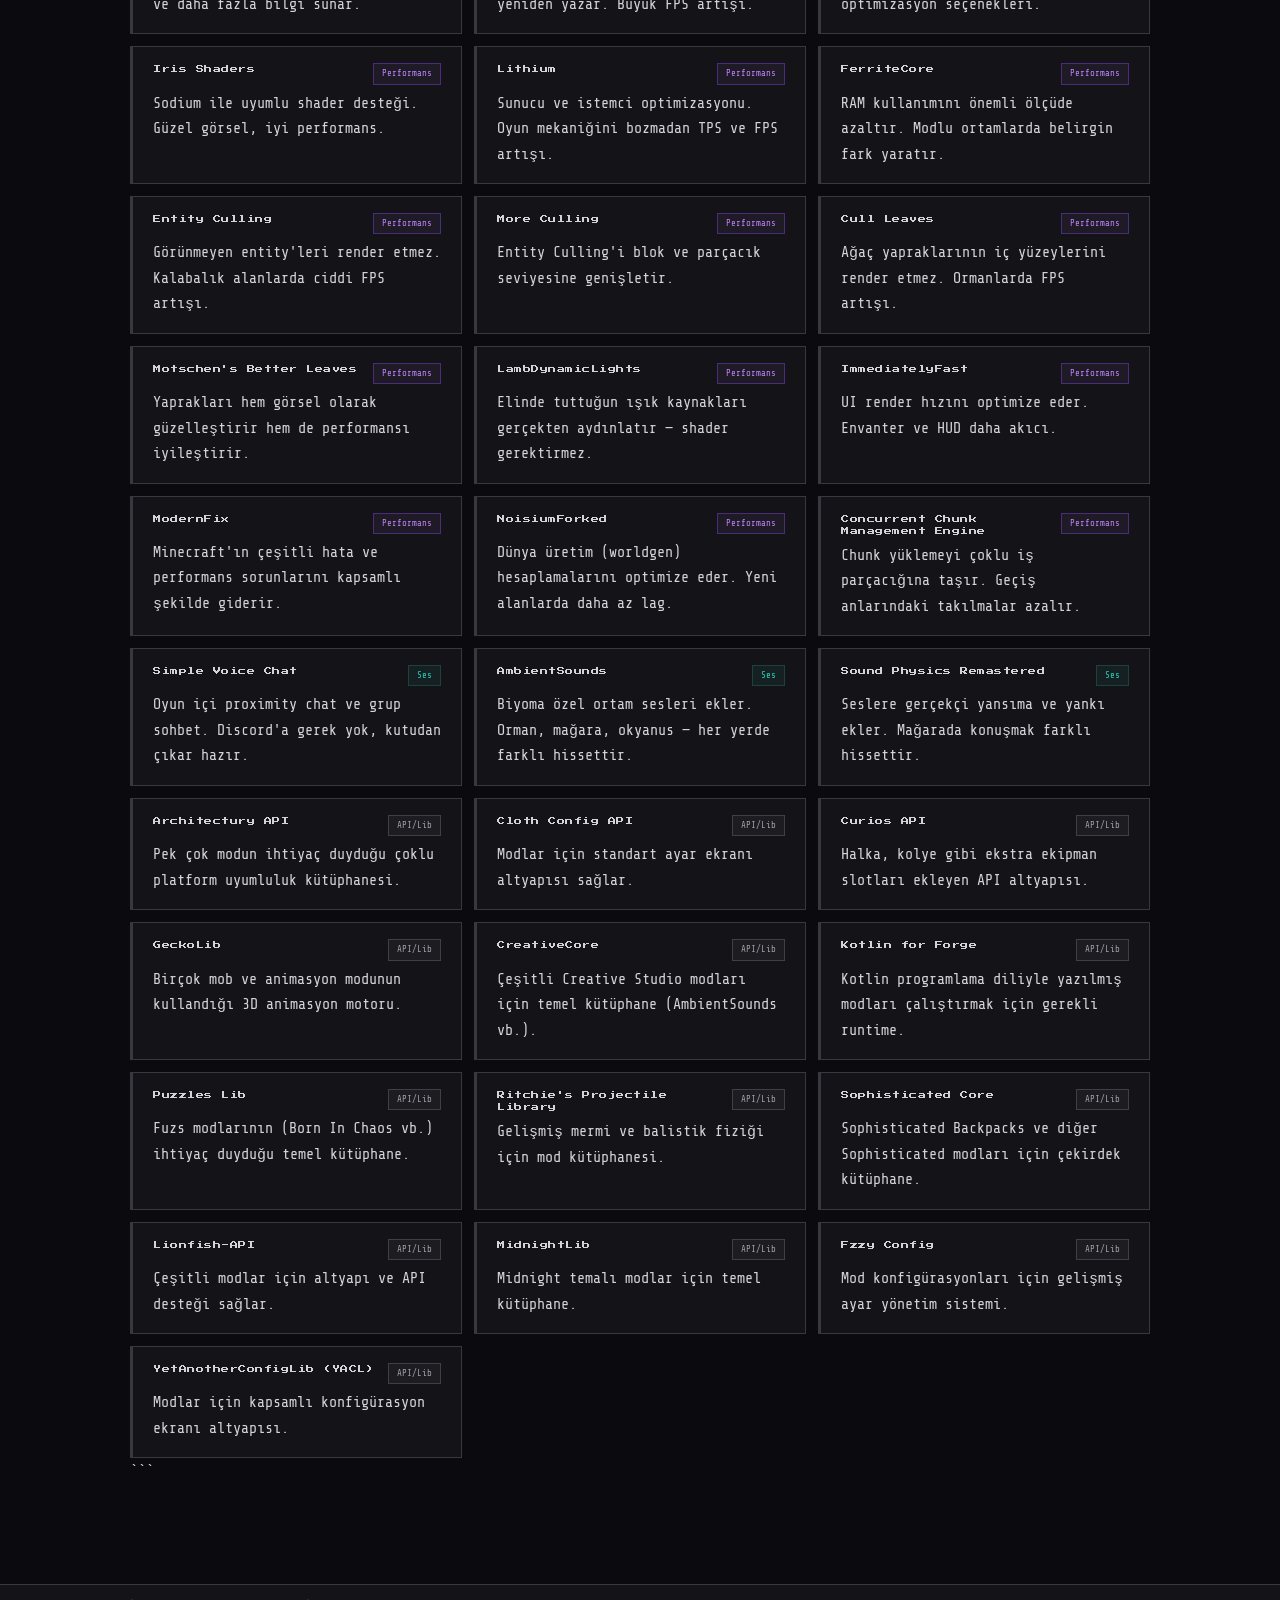
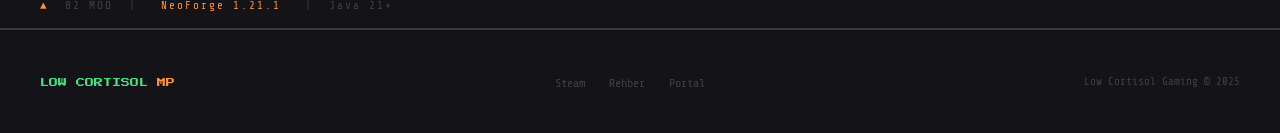
<file: generic.html>
<!DOCTYPE html>
<link rel="icon" type="image/svg+xml" href="favicon-creeper.svg">
<html lang="tr">
<head>
  <meta charset="utf-8"/>
  <meta name="viewport" content="width=device-width, initial-scale=1"/>
  <title>Low Cortisol MP — Mod Listesi</title>
  <link href="https://fonts.googleapis.com/css2?family=Press+Start+2P&family=Share+Tech+Mono&display=swap" rel="stylesheet"/>
  <style>
    :root {
      --obsidian:  #0a0a0f;
      --stone:     #141418;
      --stone2:    #1e1e24;
      --border:    #38383f;
      --emerald:   #4ade80;
      --emerald2:  #22c55e;
      --emerald-d: #14532d;
      --emerald-g: rgba(74,222,128,0.18);
      --lava:      #fb923c;
      --lava-g:    rgba(251,146,60,0.18);
      --diamond:   #67e8f9;
      --yellow:    #fbbf24;
      --text:      #d4d4d8;
      --text-dim:  #71717a;
      --text-faint:#3f3f46;
      --scan: repeating-linear-gradient(0deg,transparent,transparent 2px,rgba(0,0,0,0.18) 2px,rgba(0,0,0,0.18) 4px);
    }
    *,*::before,*::after{box-sizing:border-box;margin:0;padding:0;}
    html{scroll-behavior:smooth;}
    body{background:var(--obsidian);color:var(--text);font-family:'Share Tech Mono',monospace;font-size:15px;line-height:1.7;cursor:crosshair;overflow-x:hidden;}
    body::after{content:'';position:fixed;inset:0;background:var(--scan);pointer-events:none;z-index:9999;opacity:0.4;}
    ::-webkit-scrollbar{width:6px;}
    ::-webkit-scrollbar-track{background:var(--stone);}
    ::-webkit-scrollbar-thumb{background:var(--emerald-d);}

```
@keyframes glow-pulse{0%,100%{text-shadow:0 0 8px var(--emerald),0 0 20px var(--emerald-g);}50%{text-shadow:0 0 18px var(--emerald),0 0 50px var(--emerald-g);}}
@keyframes lava-pulse{0%,100%{text-shadow:0 0 8px var(--lava),0 0 20px var(--lava-g);}50%{text-shadow:0 0 18px var(--lava),0 0 50px var(--lava-g);}}
@keyframes scandown{0%{transform:translateY(-100%);}100%{transform:translateY(100vh);}}

#nav{position:fixed;top:0;left:0;right:0;z-index:100;background:rgba(10,10,15,0.92);backdrop-filter:blur(12px);border-bottom:1px solid var(--border);padding:0 40px;display:flex;align-items:center;justify-content:space-between;height:56px;}
.nav-brand{font-family:'Press Start 2P',monospace;font-size:10px;color:var(--emerald);animation:glow-pulse 3s ease-in-out infinite;letter-spacing:1px;}
.nav-brand span{color:var(--lava);animation:lava-pulse 3s ease-in-out infinite;}
.nav-links{display:flex;gap:32px;list-style:none;align-items:center;}
.nav-links a{font-family:'Press Start 2P',monospace;font-size:7px;color:var(--text-dim);text-decoration:none;letter-spacing:1px;transition:color 0.2s;position:relative;padding-bottom:2px;}
.nav-links a::after{content:'';position:absolute;bottom:-4px;left:0;width:0;height:2px;background:var(--emerald);transition:width 0.25s;}
.nav-links a:hover{color:var(--emerald);}
.nav-links a:hover::after{width:100%;}
.nav-links .nav-btn{padding:9px 14px;font-size:7px;line-height:1;vertical-align:middle;margin:0;padding-bottom:9px;}
.nav-links .nav-btn::after{display:none !important;}

.page-header{padding:120px 40px 60px;max-width:1100px;margin:0 auto;}
.page-header::after{content:'';position:fixed;left:0;right:0;height:2px;top:56px;background:linear-gradient(90deg,transparent,var(--emerald),transparent);animation:scandown 8s linear infinite;opacity:0.2;pointer-events:none;}
.page-tag{font-size:11px;color:var(--lava);letter-spacing:4px;text-transform:uppercase;margin-bottom:16px;}
.page-title{font-family:'Press Start 2P',monospace;font-size:clamp(16px,2.5vw,26px);color:var(--emerald);line-height:1.5;margin-bottom:16px;animation:glow-pulse 4s ease-in-out infinite;}
.page-sub{color:var(--text-dim);font-size:14px;margin-bottom:32px;}
.page-sub strong{color:var(--text);}

.download-box{background:var(--stone);border:1px solid var(--border);border-top:3px solid var(--emerald);padding:28px 32px;display:flex;align-items:center;justify-content:space-between;gap:24px;flex-wrap:wrap;margin-bottom:32px;}
.download-box-info h3{font-family:'Press Start 2P',monospace;font-size:10px;color:var(--text);margin-bottom:8px;letter-spacing:1px;}
.download-box-info p{color:var(--text-dim);font-size:13px;}
.meta{display:flex;gap:12px;margin-top:10px;flex-wrap:wrap;}
.meta-item{font-size:11px;color:var(--text-faint);border:1px solid var(--border);padding:3px 10px;}
.meta-item span{color:var(--emerald);}

.btn{font-family:'Press Start 2P',monospace;font-size:9px;padding:14px 28px;border:2px solid;text-decoration:none;letter-spacing:1px;cursor:pointer;transition:all 0.2s;position:relative;overflow:hidden;display:inline-block;white-space:nowrap;}
.btn::before{content:'';position:absolute;top:0;left:-100%;width:100%;height:100%;background:linear-gradient(90deg,transparent,rgba(255,255,255,0.06),transparent);transition:left 0.4s;}
.btn:hover::before{left:100%;}
.btn-primary{background:var(--emerald-d);color:var(--emerald);border-color:var(--emerald);box-shadow:0 0 20px var(--emerald-g);}
.btn-primary:hover{background:#166534;box-shadow:0 0 35px rgba(74,222,128,0.3);transform:translateY(-2px);}

.filter-bar{display:flex;gap:10px;margin-bottom:20px;flex-wrap:wrap;align-items:center;}
.filter-label{font-size:11px;color:var(--text-faint);letter-spacing:2px;margin-right:4px;}
.filter-btn{font-family:'Share Tech Mono',monospace;font-size:11px;padding:5px 14px;background:var(--stone);border:1px solid var(--border);color:var(--text-dim);cursor:pointer;transition:all 0.15s;letter-spacing:1px;}
.filter-btn:hover,.filter-btn.active{background:var(--stone2);border-color:var(--emerald);color:var(--emerald);}
.search-box{margin-left:auto;background:var(--stone);border:1px solid var(--border);color:var(--text);font-family:'Share Tech Mono',monospace;font-size:12px;padding:6px 14px;outline:none;width:220px;}
.search-box::placeholder{color:var(--text-faint);}
.search-box:focus{border-color:var(--emerald);}

.mod-count{font-size:12px;color:var(--text-faint);margin-bottom:16px;letter-spacing:1px;}
.mod-count span{color:var(--emerald);}

.mod-grid{display:grid;grid-template-columns:repeat(auto-fill,minmax(300px,1fr));gap:12px;}
.mod-card{background:var(--stone);border:1px solid var(--border);border-left:3px solid var(--border);padding:16px 20px;transition:border-color 0.2s,background 0.2s,transform 0.2s;display:flex;flex-direction:column;gap:6px;}
.mod-card:hover{background:var(--stone2);border-left-color:var(--emerald);transform:translateX(3px);}
.mod-card-top{display:flex;align-items:flex-start;justify-content:space-between;gap:8px;}
.mod-name{font-family:'Press Start 2P',monospace;font-size:8px;color:var(--text);letter-spacing:0.5px;line-height:1.5;}
.mod-tag{font-size:9px;padding:2px 8px;border:1px solid;white-space:nowrap;flex-shrink:0;}
.mod-tag.gameplay{border-color:#7c2d12;color:var(--lava);background:rgba(251,146,60,0.06);}
.mod-tag.combat{border-color:#6b1a1a;color:#f87171;background:rgba(248,113,113,0.06);}
.mod-tag.utility{border-color:var(--emerald-d);color:var(--emerald);background:rgba(74,222,128,0.06);}
.mod-tag.performance{border-color:#4a2d7a;color:#c084fc;background:rgba(192,132,252,0.06);}
.mod-tag.immersion{border-color:#1e3a5f;color:var(--diamond);background:rgba(103,232,249,0.06);}
.mod-tag.audio{border-color:#1e4040;color:#2dd4bf;background:rgba(45,212,191,0.06);}
.mod-tag.api{border-color:#3f3f46;color:#a1a1aa;background:rgba(161,161,170,0.06);}
.mod-tag.world{border-color:#3b2f0a;color:var(--yellow);background:rgba(251,191,36,0.06);}
.mod-hidden{display:none;}

.notice{border:1px solid var(--emerald-d);border-left:3px solid var(--emerald);background:rgba(74,222,128,0.04);padding:16px 20px;font-size:13px;color:var(--text-dim);margin-bottom:32px;}
.notice strong{color:var(--emerald);}

.depth-bar{display:flex;align-items:center;gap:16px;padding:12px 40px;background:var(--stone);border-top:1px solid var(--border);border-bottom:1px solid var(--border);font-size:11px;color:var(--text-faint);letter-spacing:2px;}
.depth-bar span{color:var(--lava);}

footer{background:var(--stone);border-top:1px solid var(--border);padding:40px;display:flex;justify-content:space-between;align-items:center;flex-wrap:wrap;gap:20px;}
.footer-brand{font-family:'Press Start 2P',monospace;font-size:9px;color:var(--emerald);}
.footer-brand span{color:var(--lava);}
.footer-links{display:flex;gap:24px;list-style:none;}
.footer-links a{color:var(--text-faint);text-decoration:none;font-size:12px;transition:color 0.2s;}
.footer-links a:hover{color:var(--emerald);}
.footer-copy{color:var(--text-faint);font-size:11px;}

.reveal{opacity:0;transform:translateY(20px);transition:opacity 0.5s ease,transform 0.5s ease;}
.reveal.visible{opacity:1;transform:translateY(0);}

@media(max-width:768px){
  #nav{padding:0 20px;}
  .nav-links{gap:16px;}
  .nav-links a{font-size:6px;}
  .page-header{padding:90px 24px 40px;}
  .download-box{flex-direction:column;align-items:flex-start;}
  .search-box{width:100%;margin-left:0;}
  .mod-grid{grid-template-columns:1fr;}
}
```

  </style>
</head>
<body>

  <nav id="nav">
    <div class="nav-brand">LC<span>MP</span></div>
    <ul class="nav-links">
      <li><a href="index.html">← Rehber</a></li>
      <li><a href="portal.html" class="btn btn-primary nav-btn">Portal →</a></li>
    </ul>
  </nav>

  <div class="depth-bar" style="margin-top:56px;">
    <span>▼</span> MOD PAKETİ &nbsp;|&nbsp; <span>NeoForge 1.21.1</span> &nbsp;|&nbsp; TOPLAM: <span>82 MOD</span>
  </div>

  <div class="page-header">
    <p class="page-tag">// mod paketi — v1.21.1</p>
    <h1 class="page-title">MOD LİSTESİ</h1>
    <p class="page-sub">Sunucuya bağlanmak için ihtiyacın olan <strong>82 mod</strong>. Hepsini zip olarak indir, <code style="color:var(--emerald)">mods/</code> klasörüne at, oyna.</p>

```
<div class="download-box reveal">
  <div class="download-box-info">
    <h3>LCMP Mod Paketi</h3>
    <p>Tüm modlar tek zip dosyasında. İndir ve mods klasörüne at.</p>
    <div class="meta">
      <div class="meta-item">Sürüm: <span>1.21.1</span></div>
      <div class="meta-item">Loader: <span>NeoForge</span></div>
      <div class="meta-item">Mod Sayısı: <span>82</span></div>
      <div class="meta-item">Java: <span>21+</span></div>
    </div>
  </div>
  <a href="https://drive.google.com/file/d/1ramAlVkOOaQ0k9q1Vhxlg9SKFzPFyECh/view?usp=sharing" 
     class="btn btn-primary" 
      target="_blank">
      ⬇ ZIP İndir
       </a> 
</div>

<div class="notice reveal">
  <strong>💡 Not:</strong> Zip'i indirdikten sonra içini <code style="color:var(--emerald)">%appdata%\.minecraft\mods\</code> klasörüne çıkart. Mevcut modlarını yedekle veya temiz bir NeoForge profili oluştur.
</div>

<div class="filter-bar reveal">
  <span class="filter-label">FİLTRE:</span>
  <button class="filter-btn active" data-cat="all" onclick="filterMods(this)">Tümü</button>
  <button class="filter-btn" data-cat="gameplay" onclick="filterMods(this)">⚙ Gameplay</button>
  <button class="filter-btn" data-cat="combat" onclick="filterMods(this)">⚔ Dövüş</button>
  <button class="filter-btn" data-cat="world" onclick="filterMods(this)">🌍 Dünya</button>
  <button class="filter-btn" data-cat="immersion" onclick="filterMods(this)">✨ İmmersive</button>
  <button class="filter-btn" data-cat="utility" onclick="filterMods(this)">🛠 Yardımcı</button>
  <button class="filter-btn" data-cat="performance" onclick="filterMods(this)">⚡ Performans</button>
  <button class="filter-btn" data-cat="audio" onclick="filterMods(this)">🎙 Ses</button>
  <button class="filter-btn" data-cat="api" onclick="filterMods(this)">🔧 API/Lib</button>
  <input class="search-box" type="text" placeholder="mod ara..." oninput="searchMods(this.value)"/>
</div>

<div class="mod-count reveal">Gösterilen: <span id="mod-shown">82</span> / 82 mod</div>

<div class="mod-grid reveal" id="mod-grid">

  <!-- GAMEPLAY -->
  <div class="mod-card" data-category="gameplay" data-name="create">
    <div class="mod-card-top"><span class="mod-name">Create</span><span class="mod-tag gameplay">Gameplay</span></div>
    <div class="mod-desc">Mekanik makineler, dişliler, fabrikalar. Endüstriyel otomasyon — sunucunun bel kemiği.</div>
  </div>

  <div class="mod-card" data-category="gameplay" data-name="create big cannons">
    <div class="mod-card-top"><span class="mod-name">Create: Big Cannons</span><span class="mod-tag gameplay">Gameplay</span></div>
    <div class="mod-desc">Create ile inşa edilebilir devasa toplar ve balistik silah sistemleri.</div>
  </div>

  <div class="mod-card" data-category="gameplay" data-name="create crafts additions">
    <div class="mod-card-top"><span class="mod-name">Create: Crafts & Additions</span><span class="mod-tag gameplay">Gameplay</span></div>
    <div class="mod-desc">Create için elektrik entegrasyonu — dönen enerjiyi elektriğe dönüştür.</div>
  </div>

  <div class="mod-card" data-category="gameplay" data-name="create deco dekorasyon">
    <div class="mod-card-top"><span class="mod-name">Create Deco</span><span class="mod-tag gameplay">Gameplay</span></div>
    <div class="mod-desc">Create temalı dekoratif bloklar ve yapılar. İnşaatını estetik kıl.</div>
  </div>

  <div class="mod-card" data-category="gameplay" data-name="create jetpack">
    <div class="mod-card-top"><span class="mod-name">Create: Jetpack</span><span class="mod-tag gameplay">Gameplay</span></div>
    <div class="mod-desc">Create teknolojisiyle çalışan özelleştirilebilir jetpack.</div>
  </div>

  <div class="mod-card" data-category="gameplay" data-name="create slice and dice farmers">
    <div class="mod-card-top"><span class="mod-name">Create: Slice & Dice</span><span class="mod-tag gameplay">Gameplay</span></div>
    <div class="mod-desc">Create ile Farmer's Delight entegrasyonu — otomatik mutfak makineleri.</div>
  </div>

  <div class="mod-card" data-category="gameplay" data-name="create bells whistles">
    <div class="mod-card-top"><span class="mod-name">Create: Bells & Whistles</span><span class="mod-tag gameplay">Gameplay</span></div>
    <div class="mod-desc">Create için küçük ama güzel eklemeler; detay ve konfor iyileştirmeleri.</div>
  </div>

  <div class="mod-card" data-category="gameplay" data-name="create central kitchen mutfak">
    <div class="mod-card-top"><span class="mod-name">Create: Central Kitchen</span><span class="mod-tag gameplay">Gameplay</span></div>
    <div class="mod-desc">Create ile yemek üretimini otomatikleştiren mutfak makineleri.</div>
  </div>

  <div class="mod-card" data-category="gameplay" data-name="create connected bağlı">
    <div class="mod-card-top"><span class="mod-name">Create: Connected</span><span class="mod-tag gameplay">Gameplay</span></div>
    <div class="mod-desc">Create makineleri arasında gelişmiş bağlantı ve lojistik sistemi.</div>
  </div>

  <div class="mod-card" data-category="gameplay" data-name="create copycats kopyala">
    <div class="mod-card-top"><span class="mod-name">Create: Copycats+</span><span class="mod-tag gameplay">Gameplay</span></div>
    <div class="mod-desc">Herhangi bir bloğun görünümünü kopyalayan özel bloklar. İnşaat özgürlüğü.</div>
  </div>

  <div class="mod-card" data-category="gameplay" data-name="create dragons plus ejderha">
    <div class="mod-card-top"><span class="mod-name">Create: Dragons Plus</span><span class="mod-tag gameplay">Gameplay</span></div>
    <div class="mod-desc">Create için ejderha temalı özel içerik ve mekanikler.</div>
  </div>

  <div class="mod-card" data-category="gameplay" data-name="create enchantment industry büyü">
    <div class="mod-card-top"><span class="mod-name">Create: Enchantment Industry</span><span class="mod-tag gameplay">Gameplay</span></div>
    <div class="mod-desc">Create ile büyü endüstrisi — büyüleri sıvılaştır, otomatikleştir.</div>
  </div>

  <div class="mod-card" data-category="gameplay" data-name="create interiors iç mekan">
    <div class="mod-card-top"><span class="mod-name">Create: Interiors</span><span class="mod-tag gameplay">Gameplay</span></div>
    <div class="mod-desc">Ev ve bina içleri için özel mobilya ve dekorasyon blokları.</div>
  </div>

  <div class="mod-card" data-category="gameplay" data-name="steam n rails tren">
    <div class="mod-card-top"><span class="mod-name">Steam 'n' Rails</span><span class="mod-tag gameplay">Gameplay</span></div>
    <div class="mod-desc">Create için buhar lokomotifler ve gelişmiş tren ağları.</div>
  </div>

  <div class="mod-card" data-category="gameplay" data-name="farmers delight çiftçi">
    <div class="mod-card-top"><span class="mod-name">Farmer's Delight</span><span class="mod-tag gameplay">Gameplay</span></div>
    <div class="mod-desc">Genişletilmiş çiftçilik, yeni yemekler ve mutfak sistemi.</div>
  </div>

  <div class="mod-card" data-category="gameplay" data-name="astikor carts redux araba">
    <div class="mod-card-top"><span class="mod-name">AstikorCarts Redux</span><span class="mod-tag gameplay">Gameplay</span></div>
    <div class="mod-desc">Ray üzerinde yük ve yolcu taşıyan araç sistemi.</div>
  </div>

  <div class="mod-card" data-category="gameplay" data-name="sophisticated backpacks çanta sırt">
    <div class="mod-card-top"><span class="mod-name">Sophisticated Backpacks</span><span class="mod-tag gameplay">Gameplay</span></div>
    <div class="mod-desc">Gelişmiş sırt çantası sistemi — yükseltme, filtre ve otomasyon desteği.</div>
  </div>

  <div class="mod-card" data-category="gameplay" data-name="gravestone mezar taşı">
    <div class="mod-card-top"><span class="mod-name">GraveStone Mod</span><span class="mod-tag gameplay">Gameplay</span></div>
    <div class="mod-desc">Öldüğünde eşyaların mezar taşında güvende kalır. Kayıp yok.</div>
  </div>

  <div class="mod-card" data-category="gameplay" data-name="3d placeable food yemek">
    <div class="mod-card-top"><span class="mod-name">3D Placeable Food</span><span class="mod-tag gameplay">Gameplay</span></div>
    <div class="mod-desc">Yemekleri dünyaya yerleştirilebilir 3D objelere dönüştürür. Masa kurmak için mükemmel.</div>
  </div>

  <div class="mod-card" data-category="gameplay" data-name="simplest copper gear bakır">
    <div class="mod-card-top"><span class="mod-name">Simplest Copper Gear</span><span class="mod-tag gameplay">Gameplay</span></div>
    <div class="mod-desc">Bakırdan zırh ve alet yapımını ekler. Bakırı işe yarar kıl.</div>
  </div>

  <!-- COMBAT -->
  <div class="mod-card" data-category="combat" data-name="better combat dövüş">
    <div class="mod-card-top"><span class="mod-name">Better Combat</span><span class="mod-tag combat">Dövüş</span></div>
    <div class="mod-desc">Yeniden tasarlanmış dövüş sistemi — silaha göre farklı saldırı animasyonları ve kombo mekanikleri.</div>
  </div>

  <div class="mod-card" data-category="combat" data-name="combat roll yuvarlan kaçış">
    <div class="mod-card-top"><span class="mod-name">Combat Roll</span><span class="mod-tag combat">Dövüş</span></div>
    <div class="mod-desc">Dövüşte kaçınma yuvarlanması ekler. Saldırıdan dodge et.</div>
  </div>

  <div class="mod-card" data-category="combat" data-name="simply swords kılıç">
    <div class="mod-card-top"><span class="mod-name">Simply Swords</span><span class="mod-tag combat">Dövüş</span></div>
    <div class="mod-desc">Çeşitli yeni kılıç tipleri ve silahlar. Better Combat ile tam uyumlu.</div>
  </div>

  <div class="mod-card" data-category="combat" data-name="fantasy armor medieval zırh ortaçağ">
    <div class="mod-card-top"><span class="mod-name">Fantasy Armor (Medieval Series)</span><span class="mod-tag combat">Dövüş</span></div>
    <div class="mod-desc">Ortaçağ ve fantezi temalı detaylı zırh setleri.</div>
  </div>

  <div class="mod-card" data-category="combat" data-name="armor of the ages çağlar zırh">
    <div class="mod-card-top"><span class="mod-name">Armor of the Ages</span><span class="mod-tag combat">Dövüş</span></div>
    <div class="mod-desc">Farklı çağlardan ilham alan tarihi zırh setleri ve kostümler.</div>
  </div>

  <div class="mod-card" data-category="combat" data-name="lender cataclysm boss felaket">
    <div class="mod-card-top"><span class="mod-name">L_Ender's Cataclysm</span><span class="mod-tag combat">Dövüş</span></div>
    <div class="mod-desc">Zorlu yeni boss'lar ve dungeon içerikleri. Zayıf kalpli olmayanlar için.</div>
  </div>

  <div class="mod-card" data-category="combat" data-name="cataclysm better combat uyum">
    <div class="mod-card-top"><span class="mod-name">Cataclysm & BetterCombat Compat</span><span class="mod-tag combat">Dövüş</span></div>
    <div class="mod-desc">Cataclysm ve Better Combat modları arasında uyumluluk köprüsü.</div>
  </div>

  <div class="mod-card" data-category="combat" data-name="mowzies mobs canavar mob">
    <div class="mod-card-top"><span class="mod-name">Mowzie's Mobs</span><span class="mod-tag combat">Dövüş</span></div>
    <div class="mod-desc">Benzersiz animasyonlara sahip yaratıcı yeni düşman moblar ve boss'lar.</div>
  </div>

  <div class="mod-card" data-category="combat" data-name="illager invasion çapulcu">
    <div class="mod-card-top"><span class="mod-name">Illager Invasion</span><span class="mod-tag combat">Dövüş</span></div>
    <div class="mod-desc">Illager'ları güçlendirir ve akınlarını daha tehlikeli hale getirir.</div>
  </div>

  <!-- WORLD -->
  <div class="mod-card" data-category="world" data-name="deeper darker derin karanlık">
    <div class="mod-card-top"><span class="mod-name">Deeper and Darker</span><span class="mod-tag world">Dünya</span></div>
    <div class="mod-desc">Deep Dark biyomunu genişletir — yeni bloklar, zırh ve karanlığın yeni tehlikeleri.</div>
  </div>

  <div class="mod-card" data-category="world" data-name="incendium nether cehennem">
    <div class="mod-card-top"><span class="mod-name">Incendium</span><span class="mod-tag world">Dünya</span></div>
    <div class="mod-desc">Nether'a yeni biyomlar, yapılar ve içerik ekler. Cehennem daha derin.</div>
  </div>

  <div class="mod-card" data-category="world" data-name="nullscape the end son boyut">
    <div class="mod-card-top"><span class="mod-name">Nullscape</span><span class="mod-tag world">Dünya</span></div>
    <div class="mod-desc">The End boyutunu köklü şekilde dönüştürür — yeni biyomlar ve atmosfer.</div>
  </div>

  <div class="mod-card" data-category="world" data-name="ati structures yapılar bina">
    <div class="mod-card-top"><span class="mod-name">ATi Structures</span><span class="mod-tag world">Dünya</span></div>
    <div class="mod-desc">Dünyaya keşfedilecek yeni yapılar ve dungeon'lar ekler.</div>
  </div>

  <div class="mod-card" data-category="world" data-name="structory yapılar">
    <div class="mod-card-top"><span class="mod-name">Structory</span><span class="mod-tag world">Dünya</span></div>
    <div class="mod-desc">Vanilla ile uyumlu, ince işçilikle tasarlanmış yeni dünya yapıları.</div>
  </div>

  <div class="mod-card" data-category="world" data-name="structory towers kule">
    <div class="mod-card-top"><span class="mod-name">Structory: Towers</span><span class="mod-tag world">Dünya</span></div>
    <div class="mod-desc">Structory için yeni kule yapıları — keşfet ve fethet.</div>
  </div>

  <!-- IMMERSION -->
  <div class="mod-card" data-category="immersion" data-name="immersive aircraft uçak">
    <div class="mod-card-top"><span class="mod-name">Immersive Aircraft</span><span class="mod-tag immersion">İmmersive</span></div>
    <div class="mod-desc">Uçurulabilir hava araçları — balonlar, uçaklar ve daha fazlası.</div>
  </div>

  <div class="mod-card" data-category="immersion" data-name="immersive melodies müzik enstrüman">
    <div class="mod-card-top"><span class="mod-name">Immersive Melodies</span><span class="mod-tag immersion">İmmersive</span></div>
    <div class="mod-desc">Oyun içinde müzik aletleri çal. Yakındaki oyuncular gerçekten duyar.</div>
  </div>

  <div class="mod-card" data-category="immersion" data-name="immersive paintings resim tablo">
    <div class="mod-card-top"><span class="mod-name">Immersive Paintings</span><span class="mod-tag immersion">İmmersive</span></div>
    <div class="mod-desc">Özel resimler oluştur ve duvara as. Tamamen özelleştirilebilir tablolar.</div>
  </div>

  <div class="mod-card" data-category="immersion" data-name="shoulder surfing reloaded omuz kamera">
    <div class="mod-card-top"><span class="mod-name">Shoulder Surfing Reloaded</span><span class="mod-tag immersion">İmmersive</span></div>
    <div class="mod-desc">3. şahıs kamera açısını düzgün omuz kamerasına çevirir.</div>
  </div>

  <div class="mod-card" data-category="immersion" data-name="3d skin layers deri katman karakter">
    <div class="mod-card-top"><span class="mod-name">3D Skin Layers</span><span class="mod-tag immersion">İmmersive</span></div>
    <div class="mod-desc">Oyuncu karakterinin dış deri katmanlarını 3D olarak render eder.</div>
  </div>

  <div class="mod-card" data-category="immersion" data-name="player animator animasyon karakter">
    <div class="mod-card-top"><span class="mod-name">playerAnimator</span><span class="mod-tag immersion">İmmersive</span></div>
    <div class="mod-desc">Oyuncu animasyonlarını genişletmek için diğer modlara altyapı sağlar.</div>
  </div>

  <div class="mod-card" data-category="immersion" data-name="armor statues zırh heykel poz">
    <div class="mod-card-top"><span class="mod-name">Armor Statues</span><span class="mod-tag immersion">İmmersive</span></div>
    <div class="mod-desc">Zırh standlarını her poza getirebilirsin. Dekorasyon için mükemmel.</div>
  </div>

  <div class="mod-card" data-category="immersion" data-name="skin restorer deri onarım">
    <div class="mod-card-top"><span class="mod-name">Skin Restorer</span><span class="mod-tag immersion">İmmersive</span></div>
    <div class="mod-desc">Cracked launcher kullananların skinlerini sunucuda doğru gösterir.</div>
  </div>

  <!-- UTILITY -->
  <div class="mod-card" data-category="utility" data-name="jade bilgi hud blok">
    <div class="mod-card-top"><span class="mod-name">Jade 🔍</span><span class="mod-tag utility">Yardımcı</span></div>
    <div class="mod-desc">Baktığın bloğun ve entity'nin bilgisini HUD'da gösterir.</div>
  </div>

  <div class="mod-card" data-category="utility" data-name="journeymap harita waypoint">
    <div class="mod-card-top"><span class="mod-name">JourneyMap</span><span class="mod-tag utility">Yardımcı</span></div>
    <div class="mod-desc">Gerçek zamanlı harita ve waypoint sistemi.</div>
  </div>

  <div class="mod-card" data-category="utility" data-name="icon journey harita ikon">
    <div class="mod-card-top"><span class="mod-name">Icon Journey</span><span class="mod-tag utility">Yardımcı</span></div>
    <div class="mod-desc">JourneyMap için özel ikon paketi desteği sağlar.</div>
  </div>

  <div class="mod-card" data-category="utility" data-name="just enough items jei tarif">
    <div class="mod-card-top"><span class="mod-name">Just Enough Items (JEI)</span><span class="mod-tag utility">Yardımcı</span></div>
    <div class="mod-desc">Tüm crafting tariflerine ve item bilgilerine anında erişim.</div>
  </div>

  <div class="mod-card" data-category="utility" data-name="appleskin yemek doyum hud">
    <div class="mod-card-top"><span class="mod-name">AppleSkin</span><span class="mod-tag utility">Yardımcı</span></div>
    <div class="mod-desc">Doyum ve yemek bilgilerini HUD'a taşır. Ne kadar dolduracağını görürsün.</div>
  </div>

  <div class="mod-card" data-category="utility" data-name="simply tooltips araç ipucu bilgi">
    <div class="mod-card-top"><span class="mod-name">Simply Tooltips</span><span class="mod-tag utility">Yardımcı</span></div>
    <div class="mod-desc">Item tooltip'lerini güzelleştirir ve daha fazla bilgi sunar.</div>
  </div>

  <!-- PERFORMANCE -->
  <div class="mod-card" data-category="performance" data-name="sodium fps grafik">
    <div class="mod-card-top"><span class="mod-name">Sodium</span><span class="mod-tag performance">Performans</span></div>
    <div class="mod-desc">Minecraft'ın render motorunu tamamen yeniden yazar. Büyük FPS artışı.</div>
  </div>

  <div class="mod-card" data-category="performance" data-name="sodium extra ek grafik">
    <div class="mod-card-top"><span class="mod-name">Sodium Extra</span><span class="mod-tag performance">Performans</span></div>
    <div class="mod-desc">Sodium için ek grafik ayarları ve optimizasyon seçenekleri.</div>
  </div>

  <div class="mod-card" data-category="performance" data-name="iris shaders shader gölge">
    <div class="mod-card-top"><span class="mod-name">Iris Shaders</span><span class="mod-tag performance">Performans</span></div>
    <div class="mod-desc">Sodium ile uyumlu shader desteği. Güzel görsel, iyi performans.</div>
  </div>

  <div class="mod-card" data-category="performance" data-name="lithium optimizasyon tps fps">
    <div class="mod-card-top"><span class="mod-name">Lithium</span><span class="mod-tag performance">Performans</span></div>
    <div class="mod-desc">Sunucu ve istemci optimizasyonu. Oyun mekaniğini bozmadan TPS ve FPS artışı.</div>
  </div>

  <div class="mod-card" data-category="performance" data-name="ferritecore ram bellek">
    <div class="mod-card-top"><span class="mod-name">FerriteCore</span><span class="mod-tag performance">Performans</span></div>
    <div class="mod-desc">RAM kullanımını önemli ölçüde azaltır. Modlu ortamlarda belirgin fark yaratır.</div>
  </div>

  <div class="mod-card" data-category="performance" data-name="entity culling görünmeyen">
    <div class="mod-card-top"><span class="mod-name">Entity Culling</span><span class="mod-tag performance">Performans</span></div>
    <div class="mod-desc">Görünmeyen entity'leri render etmez. Kalabalık alanlarda ciddi FPS artışı.</div>
  </div>

  <div class="mod-card" data-category="performance" data-name="more culling daha fazla">
    <div class="mod-card-top"><span class="mod-name">More Culling</span><span class="mod-tag performance">Performans</span></div>
    <div class="mod-desc">Entity Culling'i blok ve parçacık seviyesine genişletir.</div>
  </div>

  <div class="mod-card" data-category="performance" data-name="cull leaves yaprak ağaç">
    <div class="mod-card-top"><span class="mod-name">Cull Leaves</span><span class="mod-tag performance">Performans</span></div>
    <div class="mod-desc">Ağaç yapraklarının iç yüzeylerini render etmez. Ormanlarda FPS artışı.</div>
  </div>

  <div class="mod-card" data-category="performance" data-name="motschens better leaves yaprak güzel">
    <div class="mod-card-top"><span class="mod-name">Motschen's Better Leaves</span><span class="mod-tag performance">Performans</span></div>
    <div class="mod-desc">Yaprakları hem görsel olarak güzelleştirir hem de performansı iyileştirir.</div>
  </div>

  <div class="mod-card" data-category="performance" data-name="lambdynamic lights dinamik ışık">
    <div class="mod-card-top"><span class="mod-name">LambDynamicLights</span><span class="mod-tag performance">Performans</span></div>
    <div class="mod-desc">Elinde tuttuğun ışık kaynakları gerçekten aydınlatır — shader gerektirmez.</div>
  </div>

  <div class="mod-card" data-category="performance" data-name="immediatelyfast hızlı render">
    <div class="mod-card-top"><span class="mod-name">ImmediatelyFast</span><span class="mod-tag performance">Performans</span></div>
    <div class="mod-desc">UI render hızını optimize eder. Envanter ve HUD daha akıcı.</div>
  </div>

  <div class="mod-card" data-category="performance" data-name="modernfix hata düzeltme">
    <div class="mod-card-top"><span class="mod-name">ModernFix</span><span class="mod-tag performance">Performans</span></div>
    <div class="mod-desc">Minecraft'ın çeşitli hata ve performans sorunlarını kapsamlı şekilde giderir.</div>
  </div>

  <div class="mod-card" data-category="performance" data-name="noisium chunk dünya üretim">
    <div class="mod-card-top"><span class="mod-name">NoisiumForked</span><span class="mod-tag performance">Performans</span></div>
    <div class="mod-desc">Dünya üretim (worldgen) hesaplamalarını optimize eder. Yeni alanlarda daha az lag.</div>
  </div>

  <div class="mod-card" data-category="performance" data-name="concurrent chunk management engine ccme">
    <div class="mod-card-top"><span class="mod-name">Concurrent Chunk Management Engine</span><span class="mod-tag performance">Performans</span></div>
    <div class="mod-desc">Chunk yüklemeyi çoklu iş parçacığına taşır. Geçiş anlarındaki takılmalar azalır.</div>
  </div>

  <!-- AUDIO -->
  <div class="mod-card" data-category="audio" data-name="simple voice chat proximity ses konuşma">
    <div class="mod-card-top"><span class="mod-name">Simple Voice Chat</span><span class="mod-tag audio">Ses</span></div>
    <div class="mod-desc">Oyun içi proximity chat ve grup sohbet. Discord'a gerek yok, kutudan çıkar hazır.</div>
  </div>

  <div class="mod-card" data-category="audio" data-name="ambient sounds ortam ses doğa">
    <div class="mod-card-top"><span class="mod-name">AmbientSounds</span><span class="mod-tag audio">Ses</span></div>
    <div class="mod-desc">Biyoma özel ortam sesleri ekler. Orman, mağara, okyanus — her yerde farklı hissettir.</div>
  </div>

  <div class="mod-card" data-category="audio" data-name="sound physics remastered fizik ses yansıma">
    <div class="mod-card-top"><span class="mod-name">Sound Physics Remastered</span><span class="mod-tag audio">Ses</span></div>
    <div class="mod-desc">Seslere gerçekçi yansıma ve yankı ekler. Mağarada konuşmak farklı hissettir.</div>
  </div>

  <!-- API / LIB -->
  <div class="mod-card" data-category="api" data-name="architectury api kütüphane">
    <div class="mod-card-top"><span class="mod-name">Architectury API</span><span class="mod-tag api">API/Lib</span></div>
    <div class="mod-desc">Pek çok modun ihtiyaç duyduğu çoklu platform uyumluluk kütüphanesi.</div>
  </div>

  <div class="mod-card" data-category="api" data-name="cloth config api ayar">
    <div class="mod-card-top"><span class="mod-name">Cloth Config API</span><span class="mod-tag api">API/Lib</span></div>
    <div class="mod-desc">Modlar için standart ayar ekranı altyapısı sağlar.</div>
  </div>

  <div class="mod-card" data-category="api" data-name="curios api slot ekipman">
    <div class="mod-card-top"><span class="mod-name">Curios API</span><span class="mod-tag api">API/Lib</span></div>
    <div class="mod-desc">Halka, kolye gibi ekstra ekipman slotları ekleyen API altyapısı.</div>
  </div>

  <div class="mod-card" data-category="api" data-name="geckolib animasyon kütüphane">
    <div class="mod-card-top"><span class="mod-name">GeckoLib</span><span class="mod-tag api">API/Lib</span></div>
    <div class="mod-desc">Birçok mob ve animasyon modunun kullandığı 3D animasyon motoru.</div>
  </div>

  <div class="mod-card" data-category="api" data-name="creativecore temel kütüphane">
    <div class="mod-card-top"><span class="mod-name">CreativeCore</span><span class="mod-tag api">API/Lib</span></div>
    <div class="mod-desc">Çeşitli Creative Studio modları için temel kütüphane (AmbientSounds vb.).</div>
  </div>

  <div class="mod-card" data-category="api" data-name="kotlin for forge kotlin">
    <div class="mod-card-top"><span class="mod-name">Kotlin for Forge</span><span class="mod-tag api">API/Lib</span></div>
    <div class="mod-desc">Kotlin programlama diliyle yazılmış modları çalıştırmak için gerekli runtime.</div>
  </div>

  <div class="mod-card" data-category="api" data-name="puzzles lib kütüphane temel">
    <div class="mod-card-top"><span class="mod-name">Puzzles Lib</span><span class="mod-tag api">API/Lib</span></div>
    <div class="mod-desc">Fuzs modlarının (Born In Chaos vb.) ihtiyaç duyduğu temel kütüphane.</div>
  </div>

  <div class="mod-card" data-category="api" data-name="ritchies projectile library mermi">
    <div class="mod-card-top"><span class="mod-name">Ritchie's Projectile Library</span><span class="mod-tag api">API/Lib</span></div>
    <div class="mod-desc">Gelişmiş mermi ve balistik fiziği için mod kütüphanesi.</div>
  </div>

  <div class="mod-card" data-category="api" data-name="sophisticated core temel">
    <div class="mod-card-top"><span class="mod-name">Sophisticated Core</span><span class="mod-tag api">API/Lib</span></div>
    <div class="mod-desc">Sophisticated Backpacks ve diğer Sophisticated modları için çekirdek kütüphane.</div>
  </div>

  <div class="mod-card" data-category="api" data-name="lionfish api kütüphane">
    <div class="mod-card-top"><span class="mod-name">Lionfish-API</span><span class="mod-tag api">API/Lib</span></div>
    <div class="mod-desc">Çeşitli modlar için altyapı ve API desteği sağlar.</div>
  </div>

  <div class="mod-card" data-category="api" data-name="midnightlib kütüphane gece">
    <div class="mod-card-top"><span class="mod-name">MidnightLib</span><span class="mod-tag api">API/Lib</span></div>
    <div class="mod-desc">Midnight temalı modlar için temel kütüphane.</div>
  </div>

  <div class="mod-card" data-category="api" data-name="fzzy config ayar yapılandırma">
    <div class="mod-card-top"><span class="mod-name">Fzzy Config</span><span class="mod-tag api">API/Lib</span></div>
    <div class="mod-desc">Mod konfigürasyonları için gelişmiş ayar yönetim sistemi.</div>
  </div>

  <div class="mod-card" data-category="api" data-name="yacl yet another config lib ayar">
    <div class="mod-card-top"><span class="mod-name">YetAnotherConfigLib (YACL)</span><span class="mod-tag api">API/Lib</span></div>
    <div class="mod-desc">Modlar için kapsamlı konfigürasyon ekranı altyapısı.</div>
  </div>

</div>
```

  </div>

  <div class="depth-bar" style="margin-top:40px;">
    <span>▲</span> 82 MOD &nbsp;|&nbsp; <span>NeoForge 1.21.1</span> &nbsp;|&nbsp; Java 21+
  </div>

  <footer>
    <div class="footer-brand">LOW CORTISOL <span>MP</span></div>
    <ul class="footer-links">
      <li><a href="https://steamcommunity.com/id/restinpeacearthurmorgan/" target="_blank">Steam</a></li>
      <li><a href="index.html">Rehber</a></li>
      <li><a href="portal.html">Portal</a></li>
    </ul>
    <p class="footer-copy">Low Cortisol Gaming &copy; 2025</p>
  </footer>

  <script>
    const reveals = document.querySelectorAll('.reveal');
    const observer = new IntersectionObserver((entries) => {
      entries.forEach((e,i) => { if(e.isIntersecting) setTimeout(()=>e.target.classList.add('visible'),i*60); });
    },{threshold:0.05});
    reveals.forEach(r=>observer.observe(r));

    let currentCat = 'all';
    let currentSearch = '';

    function filterMods(btn) {
      document.querySelectorAll('.filter-btn').forEach(b=>b.classList.remove('active'));
      btn.classList.add('active');
      currentCat = btn.dataset.cat;
      applyFilters();
    }

    function searchMods(val) {
      currentSearch = val.toLowerCase();
      applyFilters();
    }

    function applyFilters() {
      const cards = document.querySelectorAll('.mod-card');
      let shown = 0;
      cards.forEach(c => {
        const matchCat = currentCat === 'all' || c.dataset.category === currentCat;
        const matchSearch = !currentSearch
          || c.dataset.name.includes(currentSearch)
          || c.querySelector('.mod-desc').textContent.toLowerCase().includes(currentSearch);
        if (matchCat && matchSearch) { c.classList.remove('mod-hidden'); shown++; }
        else c.classList.add('mod-hidden');
      });
      document.getElementById('mod-shown').textContent = shown;
    }
  </script>

</body>
</html>
</file>
<file: server_sitesi/assets/css/main.css>
@font-face {
    font-family: "Minecraft";
    src: url("../fonts/minecraft/Minecraft2.otf") format("truetype");
    font-weight: 10;
    font-style: normal;

	
}


html, body, div, span, applet, object,
iframe, h1, h2, h3, h4, h5, h6, p, blockquote,
pre, a, abbr, acronym, address, big, cite,
code, del, dfn, em, img, ins, kbd, q, s, samp,
small, strike, strong, sub, sup, tt, var, b,
u, i, center, dl, dt, dd, ol, ul, li, fieldset,
form, label, legend, table, caption, tbody,
tfoot, thead, tr, th, td, article, aside,
canvas, details, embed, figure, figcaption,
footer, header, hgroup, menu, nav, output, ruby,
section, summary, time, mark, audio, video {
	margin: 0;
	padding: 0;
	border: 0;
	font-size: 100%;
	font: inherit;
	vertical-align: baseline;}

article, aside, details, figcaption, figure,
footer, header, hgroup, menu, nav, section {
	display: block;}

body {
	line-height: 1;
}

ol, ul {
	list-style: none;
}

blockquote, q {
	quotes: none;
}

	blockquote:before, blockquote:after, q:before, q:after {
		content: '';
		content: none;
	}

table {
	border-collapse: collapse;
	border-spacing: 0;
}

body {
	-webkit-text-size-adjust: none;
}

mark {
	background-color: transparent;
	color: inherit;
}

input::-moz-focus-inner {
	border: 0;
	padding: 0;
}

input, select, textarea {
	-moz-appearance: none;
	-webkit-appearance: none;
	-ms-appearance: none;
	appearance: none;
}

/* Basic */

	@-ms-viewport {
		width: device-width;
	}

	body {
		-ms-overflow-style: scrollbar;
	}

	@media screen and (max-width: 480px) {

		html, body {
			min-width: 320px;
		}

	}

	html {
		box-sizing: border-box;
	}

	*, *:before, *:after {
		box-sizing: inherit;
	}

	body {
		background-color: #935d8c;
		background-image: url("images/overlay.png"), -moz-linear-gradient(45deg, #ff0000 15%, #df1818 85%);
		background-image: url("images/overlay.png"), -webkit-linear-gradient(45deg, #f01109 15%, #bfee15 85%);
		background-image: url("images/overlay.png"), -ms-linear-gradient(45deg, #afda16 15%, #1bc7c7 85%);
		background-image: url("images/overlay.png"), linear-gradient(45deg, #1d7e1d 15%, #1386d3 85%);


		 
	}

		body.is-preload *, body.is-preload *:before, body.is-preload *:after {
			-moz-animation: none !important;
			-webkit-animation: none !important;
			-ms-animation: none !important;
			animation: none !important;
			-moz-transition: none !important;
			-webkit-transition: none !important;
			-ms-transition: none !important;
			transition: none !important;
		}

/* Type */

	body {
		background-color: #935d8c;
		color: rgba(255, 255, 255, 0.65);
	}

	body, input, select, textarea {
		font-family: "Minecraft", "Minecraft1", sans-serif;
		font-size: 17pt;
		font-weight: 10;
		line-height: 1.65;
	}

		@media screen and (max-width: 1680px) {

			body, input, select, textarea {
				font-size: 14pt;
			}

		}

		@media screen and (max-width: 1280px) {

			body, input, select, textarea {
				font-size: 12pt;
			}

		}

		@media screen and (max-width: 360px) {

			body, input, select, textarea {
				font-size: 11pt;
			}

		}

	a {
		-moz-transition: color 0.2s ease, border-bottom 0.2s ease;
		-webkit-transition: color 0.2s ease, border-bottom 0.2s ease;
		-ms-transition: color 0.2s ease, border-bottom 0.2s ease;
		transition: color 0.2s ease, border-bottom 0.2s ease;
		text-decoration: none;
		border-bottom: dotted 1px;
		color: inherit;
	}

		a:hover {
			border-bottom-color: transparent;
		}

	strong, b {
		font-weight: 400;
	}

	em, i {
		font-style: italic;
	}

	p {
		margin: 0 0 2em 0;
	}

		p.content {
			-moz-columns: 20em 2;
			-webkit-columns: 20em 2;
			-ms-columns: 20em 2;
			columns: 20em 2;
			-moz-column-gap: 2em;
			-webkit-column-gap: 2em;
			-ms-column-gap: 2em;
			column-gap: 2em;
			text-align: justify;
		}

	h1, h2, h3, h4, h5, h6 {
		font-weight: 300;
		line-height: 1.5;
		margin: 0 0 0.7em 0;
		letter-spacing: -0.025em;
	}

		h1 a, h2 a, h3 a, h4 a, h5 a, h6 a {
			color: inherit;
			text-decoration: none;
		}

	h1 {
		font-size: 2.5em;
		line-height: 1.2;
	}

	h2 {
		font-size: 1.5em;
	}

	h3 {
		font-size: 1.25em;
	}

	h4 {
		font-size: 1.1em;
	}

	h5 {
		font-size: 0.9em;
	}

	h6 {
		font-size: 0.7em;
	}

	@media screen and (max-width: 736px) {

		h1 {
			font-size: 2em;
		}

	}

	sub {
		font-size: 0.8em;
		position: relative;
		top: 0.5em;
	}

	sup {
		font-size: 0.8em;
		position: relative;
		top: -0.5em;
	}

	blockquote {
		border-left: solid 4px;
		font-style: italic;
		margin: 0 0 2em 0;
		padding: 0.5em 0 0.5em 2em;
	}

	code {
		border-radius: 8px;
		border: solid 1px;
		font-family: "Courier New", monospace;
		font-size: 0.9em;
		margin: 0 0.25em;
		padding: 0.25em 0.65em;
	}

	pre {
		-webkit-overflow-scrolling: touch;
		font-family: "Courier New", monospace;
		font-size: 0.9em;
		margin: 0 0 2em 0;
	}

		pre code {
			display: block;
			line-height: 1.75;
			padding: 1em 1.5em;
			overflow-x: auto;
		}

	hr {
		border: 0;
		border-bottom: solid 1px;
		margin: 2em 0;
	}

		hr.major {
			margin: 3em 0;
		}

	.align-left {
		text-align: left;
	}

	.align-center {
		text-align: center;
	}

	.align-right {
		text-align: right;
	}

	input, select, textarea {
		color: #ffffff;
	}

	a:hover {
		color: #ffffff;
	}

	strong, b {
		color: #ffffff;
	}

	h1, h2, h3, h4, h5, h6 {
		color: #ffffff;
	}

	blockquote {
		border-left-color: rgba(255, 255, 255, 0.35);
	}

	code {
		background: rgba(255, 255, 255, 0.075);
		border-color: rgba(255, 255, 255, 0.35);
	}

	hr {
		border-bottom-color: rgba(255, 255, 255, 0.35);
	}

/* Row */

	.row {
		display: flex;
		flex-wrap: wrap;
		box-sizing: border-box;
		align-items: stretch;
	}

		.row > * {
			box-sizing: border-box;
		}

		.row.gtr-uniform > * > :last-child {
			margin-bottom: 0;
		}

		.row.aln-left {
			justify-content: flex-start;
		}

		.row.aln-center {
			justify-content: center;
		}

		.row.aln-right {
			justify-content: flex-end;
		}

		.row.aln-top {
			align-items: flex-start;
		}

		.row.aln-middle {
			align-items: center;
		}

		.row.aln-bottom {
			align-items: flex-end;
		}

		.row > .imp {
			order: -1;
		}

		.row > .col-1 {
			width: 8.33333%;
		}

		.row > .off-1 {
			margin-left: 8.33333%;
		}

		.row > .col-2 {
			width: 16.66667%;
		}

		.row > .off-2 {
			margin-left: 16.66667%;
		}

		.row > .col-3 {
			width: 25%;
		}

		.row > .off-3 {
			margin-left: 25%;
		}

		.row > .col-4 {
			width: 33.33333%;
		}

		.row > .off-4 {
			margin-left: 33.33333%;
		}

		.row > .col-5 {
			width: 41.66667%;
		}

		.row > .off-5 {
			margin-left: 41.66667%;
		}

		.row > .col-6 {
			width: 50%;
		}

		.row > .off-6 {
			margin-left: 50%;
		}

		.row > .col-7 {
			width: 58.33333%;
		}

		.row > .off-7 {
			margin-left: 58.33333%;
		}

		.row > .col-8 {
			width: 66.66667%;
		}

		.row > .off-8 {
			margin-left: 66.66667%;
		}

		.row > .col-9 {
			width: 75%;
		}

		.row > .off-9 {
			margin-left: 75%;
		}

		.row > .col-10 {
			width: 83.33333%;
		}

		.row > .off-10 {
			margin-left: 83.33333%;
		}

		.row > .col-11 {
			width: 91.66667%;
		}

		.row > .off-11 {
			margin-left: 91.66667%;
		}

		.row > .col-12 {
			width: 100%;
		}

		.row > .off-12 {
			margin-left: 100%;
		}

		.row.gtr-0 {
			margin-top: 0;
			margin-left: 0em;
		}

			.row.gtr-0 > * {
				padding: 0 0 0 0em;
			}

			.row.gtr-0.gtr-uniform {
				margin-top: 0em;
			}

				.row.gtr-0.gtr-uniform > * {
					padding-top: 0em;
				}

		.row.gtr-25 {
			margin-top: 0;
			margin-left: -0.375em;
		}

			.row.gtr-25 > * {
				padding: 0 0 0 0.375em;
			}

			.row.gtr-25.gtr-uniform {
				margin-top: -0.375em;
			}

				.row.gtr-25.gtr-uniform > * {
					padding-top: 0.375em;
				}

		.row.gtr-50 {
			margin-top: 0;
			margin-left: -0.75em;
		}

			.row.gtr-50 > * {
				padding: 0 0 0 0.75em;
			}

			.row.gtr-50.gtr-uniform {
				margin-top: -0.75em;
			}

				.row.gtr-50.gtr-uniform > * {
					padding-top: 0.75em;
				}

		.row {
			margin-top: 0;
			margin-left: -1.5em;
		}

			.row > * {
				padding: 0 0 0 1.5em;
			}

			.row.gtr-uniform {
				margin-top: -1.5em;
			}

				.row.gtr-uniform > * {
					padding-top: 1.5em;
				}

		.row.gtr-150 {
			margin-top: 0;
			margin-left: -2.25em;
		}

			.row.gtr-150 > * {
				padding: 0 0 0 2.25em;
			}

			.row.gtr-150.gtr-uniform {
				margin-top: -2.25em;
			}

				.row.gtr-150.gtr-uniform > * {
					padding-top: 2.25em;
				}

		.row.gtr-200 {
			margin-top: 0;
			margin-left: -3em;
		}

			.row.gtr-200 > * {
				padding: 0 0 0 3em;
			}

			.row.gtr-200.gtr-uniform {
				margin-top: -3em;
			}

				.row.gtr-200.gtr-uniform > * {
					padding-top: 3em;
				}

		@media screen and (max-width: 1680px) {

			.row {
				display: flex;
				flex-wrap: wrap;
				box-sizing: border-box;
				align-items: stretch;
			}

				.row > * {
					box-sizing: border-box;
				}

				.row.gtr-uniform > * > :last-child {
					margin-bottom: 0;
				}

				.row.aln-left {
					justify-content: flex-start;
				}

				.row.aln-center {
					justify-content: center;
				}

				.row.aln-right {
					justify-content: flex-end;
				}

				.row.aln-top {
					align-items: flex-start;
				}

				.row.aln-middle {
					align-items: center;
				}

				.row.aln-bottom {
					align-items: flex-end;
				}

				.row > .imp-xlarge {
					order: -1;
				}

				.row > .col-1-xlarge {
					width: 8.33333%;
				}

				.row > .off-1-xlarge {
					margin-left: 8.33333%;
				}

				.row > .col-2-xlarge {
					width: 16.66667%;
				}

				.row > .off-2-xlarge {
					margin-left: 16.66667%;
				}

				.row > .col-3-xlarge {
					width: 25%;
				}

				.row > .off-3-xlarge {
					margin-left: 25%;
				}

				.row > .col-4-xlarge {
					width: 33.33333%;
				}

				.row > .off-4-xlarge {
					margin-left: 33.33333%;
				}

				.row > .col-5-xlarge {
					width: 41.66667%;
				}

				.row > .off-5-xlarge {
					margin-left: 41.66667%;
				}

				.row > .col-6-xlarge {
					width: 50%;
				}

				.row > .off-6-xlarge {
					margin-left: 50%;
				}

				.row > .col-7-xlarge {
					width: 58.33333%;
				}

				.row > .off-7-xlarge {
					margin-left: 58.33333%;
				}

				.row > .col-8-xlarge {
					width: 66.66667%;
				}

				.row > .off-8-xlarge {
					margin-left: 66.66667%;
				}

				.row > .col-9-xlarge {
					width: 75%;
				}

				.row > .off-9-xlarge {
					margin-left: 75%;
				}

				.row > .col-10-xlarge {
					width: 83.33333%;
				}

				.row > .off-10-xlarge {
					margin-left: 83.33333%;
				}

				.row > .col-11-xlarge {
					width: 91.66667%;
				}

				.row > .off-11-xlarge {
					margin-left: 91.66667%;
				}

				.row > .col-12-xlarge {
					width: 100%;
				}

				.row > .off-12-xlarge {
					margin-left: 100%;
				}

				.row.gtr-0 {
					margin-top: 0;
					margin-left: 0em;
				}

					.row.gtr-0 > * {
						padding: 0 0 0 0em;
					}

					.row.gtr-0.gtr-uniform {
						margin-top: 0em;
					}

						.row.gtr-0.gtr-uniform > * {
							padding-top: 0em;
						}

				.row.gtr-25 {
					margin-top: 0;
					margin-left: -0.375em;
				}

					.row.gtr-25 > * {
						padding: 0 0 0 0.375em;
					}

					.row.gtr-25.gtr-uniform {
						margin-top: -0.375em;
					}

						.row.gtr-25.gtr-uniform > * {
							padding-top: 0.375em;
						}

				.row.gtr-50 {
					margin-top: 0;
					margin-left: -0.75em;
				}

					.row.gtr-50 > * {
						padding: 0 0 0 0.75em;
					}

					.row.gtr-50.gtr-uniform {
						margin-top: -0.75em;
					}

						.row.gtr-50.gtr-uniform > * {
							padding-top: 0.75em;
						}

				.row {
					margin-top: 0;
					margin-left: -1.5em;
				}

					.row > * {
						padding: 0 0 0 1.5em;
					}

					.row.gtr-uniform {
						margin-top: -1.5em;
					}

						.row.gtr-uniform > * {
							padding-top: 1.5em;
						}

				.row.gtr-150 {
					margin-top: 0;
					margin-left: -2.25em;
				}

					.row.gtr-150 > * {
						padding: 0 0 0 2.25em;
					}

					.row.gtr-150.gtr-uniform {
						margin-top: -2.25em;
					}

						.row.gtr-150.gtr-uniform > * {
							padding-top: 2.25em;
						}

				.row.gtr-200 {
					margin-top: 0;
					margin-left: -3em;
				}

					.row.gtr-200 > * {
						padding: 0 0 0 3em;
					}

					.row.gtr-200.gtr-uniform {
						margin-top: -3em;
					}

						.row.gtr-200.gtr-uniform > * {
							padding-top: 3em;
						}

		}

		@media screen and (max-width: 1280px) {

			.row {
				display: flex;
				flex-wrap: wrap;
				box-sizing: border-box;
				align-items: stretch;
			}

				.row > * {
					box-sizing: border-box;
				}

				.row.gtr-uniform > * > :last-child {
					margin-bottom: 0;
				}

				.row.aln-left {
					justify-content: flex-start;
				}

				.row.aln-center {
					justify-content: center;
				}

				.row.aln-right {
					justify-content: flex-end;
				}

				.row.aln-top {
					align-items: flex-start;
				}

				.row.aln-middle {
					align-items: center;
				}

				.row.aln-bottom {
					align-items: flex-end;
				}

				.row > .imp-large {
					order: -1;
				}

				.row > .col-1-large {
					width: 8.33333%;
				}

				.row > .off-1-large {
					margin-left: 8.33333%;
				}

				.row > .col-2-large {
					width: 16.66667%;
				}

				.row > .off-2-large {
					margin-left: 16.66667%;
				}

				.row > .col-3-large {
					width: 25%;
				}

				.row > .off-3-large {
					margin-left: 25%;
				}

				.row > .col-4-large {
					width: 33.33333%;
				}

				.row > .off-4-large {
					margin-left: 33.33333%;
				}

				.row > .col-5-large {
					width: 41.66667%;
				}

				.row > .off-5-large {
					margin-left: 41.66667%;
				}

				.row > .col-6-large {
					width: 50%;
				}

				.row > .off-6-large {
					margin-left: 50%;
				}

				.row > .col-7-large {
					width: 58.33333%;
				}

				.row > .off-7-large {
					margin-left: 58.33333%;
				}

				.row > .col-8-large {
					width: 66.66667%;
				}

				.row > .off-8-large {
					margin-left: 66.66667%;
				}

				.row > .col-9-large {
					width: 75%;
				}

				.row > .off-9-large {
					margin-left: 75%;
				}

				.row > .col-10-large {
					width: 83.33333%;
				}

				.row > .off-10-large {
					margin-left: 83.33333%;
				}

				.row > .col-11-large {
					width: 91.66667%;
				}

				.row > .off-11-large {
					margin-left: 91.66667%;
				}

				.row > .col-12-large {
					width: 100%;
				}

				.row > .off-12-large {
					margin-left: 100%;
				}

				.row.gtr-0 {
					margin-top: 0;
					margin-left: 0em;
				}

					.row.gtr-0 > * {
						padding: 0 0 0 0em;
					}

					.row.gtr-0.gtr-uniform {
						margin-top: 0em;
					}

						.row.gtr-0.gtr-uniform > * {
							padding-top: 0em;
						}

				.row.gtr-25 {
					margin-top: 0;
					margin-left: -0.375em;
				}

					.row.gtr-25 > * {
						padding: 0 0 0 0.375em;
					}

					.row.gtr-25.gtr-uniform {
						margin-top: -0.375em;
					}

						.row.gtr-25.gtr-uniform > * {
							padding-top: 0.375em;
						}

				.row.gtr-50 {
					margin-top: 0;
					margin-left: -0.75em;
				}

					.row.gtr-50 > * {
						padding: 0 0 0 0.75em;
					}

					.row.gtr-50.gtr-uniform {
						margin-top: -0.75em;
					}

						.row.gtr-50.gtr-uniform > * {
							padding-top: 0.75em;
						}

				.row {
					margin-top: 0;
					margin-left: -1.5em;
				}

					.row > * {
						padding: 0 0 0 1.5em;
					}

					.row.gtr-uniform {
						margin-top: -1.5em;
					}

						.row.gtr-uniform > * {
							padding-top: 1.5em;
						}

				.row.gtr-150 {
					margin-top: 0;
					margin-left: -2.25em;
				}

					.row.gtr-150 > * {
						padding: 0 0 0 2.25em;
					}

					.row.gtr-150.gtr-uniform {
						margin-top: -2.25em;
					}

						.row.gtr-150.gtr-uniform > * {
							padding-top: 2.25em;
						}

				.row.gtr-200 {
					margin-top: 0;
					margin-left: -3em;
				}

					.row.gtr-200 > * {
						padding: 0 0 0 3em;
					}

					.row.gtr-200.gtr-uniform {
						margin-top: -3em;
					}

						.row.gtr-200.gtr-uniform > * {
							padding-top: 3em;
						}

		}

		@media screen and (max-width: 980px) {

			.row {
				display: flex;
				flex-wrap: wrap;
				box-sizing: border-box;
				align-items: stretch;
			}

				.row > * {
					box-sizing: border-box;
				}

				.row.gtr-uniform > * > :last-child {
					margin-bottom: 0;
				}

				.row.aln-left {
					justify-content: flex-start;
				}

				.row.aln-center {
					justify-content: center;
				}

				.row.aln-right {
					justify-content: flex-end;
				}

				.row.aln-top {
					align-items: flex-start;
				}

				.row.aln-middle {
					align-items: center;
				}

				.row.aln-bottom {
					align-items: flex-end;
				}

				.row > .imp-medium {
					order: -1;
				}

				.row > .col-1-medium {
					width: 8.33333%;
				}

				.row > .off-1-medium {
					margin-left: 8.33333%;
				}

				.row > .col-2-medium {
					width: 16.66667%;
				}

				.row > .off-2-medium {
					margin-left: 16.66667%;
				}

				.row > .col-3-medium {
					width: 25%;
				}

				.row > .off-3-medium {
					margin-left: 25%;
				}

				.row > .col-4-medium {
					width: 33.33333%;
				}

				.row > .off-4-medium {
					margin-left: 33.33333%;
				}

				.row > .col-5-medium {
					width: 41.66667%;
				}

				.row > .off-5-medium {
					margin-left: 41.66667%;
				}

				.row > .col-6-medium {
					width: 50%;
				}

				.row > .off-6-medium {
					margin-left: 50%;
				}

				.row > .col-7-medium {
					width: 58.33333%;
				}

				.row > .off-7-medium {
					margin-left: 58.33333%;
				}

				.row > .col-8-medium {
					width: 66.66667%;
				}

				.row > .off-8-medium {
					margin-left: 66.66667%;
				}

				.row > .col-9-medium {
					width: 75%;
				}

				.row > .off-9-medium {
					margin-left: 75%;
				}

				.row > .col-10-medium {
					width: 83.33333%;
				}

				.row > .off-10-medium {
					margin-left: 83.33333%;
				}

				.row > .col-11-medium {
					width: 91.66667%;
				}

				.row > .off-11-medium {
					margin-left: 91.66667%;
				}

				.row > .col-12-medium {
					width: 100%;
				}

				.row > .off-12-medium {
					margin-left: 100%;
				}

				.row.gtr-0 {
					margin-top: 0;
					margin-left: 0em;
				}

					.row.gtr-0 > * {
						padding: 0 0 0 0em;
					}

					.row.gtr-0.gtr-uniform {
						margin-top: 0em;
					}

						.row.gtr-0.gtr-uniform > * {
							padding-top: 0em;
						}

				.row.gtr-25 {
					margin-top: 0;
					margin-left: -0.375em;
				}

					.row.gtr-25 > * {
						padding: 0 0 0 0.375em;
					}

					.row.gtr-25.gtr-uniform {
						margin-top: -0.375em;
					}

						.row.gtr-25.gtr-uniform > * {
							padding-top: 0.375em;
						}

				.row.gtr-50 {
					margin-top: 0;
					margin-left: -0.75em;
				}

					.row.gtr-50 > * {
						padding: 0 0 0 0.75em;
					}

					.row.gtr-50.gtr-uniform {
						margin-top: -0.75em;
					}

						.row.gtr-50.gtr-uniform > * {
							padding-top: 0.75em;
						}

				.row {
					margin-top: 0;
					margin-left: -1.5em;
				}

					.row > * {
						padding: 0 0 0 1.5em;
					}

					.row.gtr-uniform {
						margin-top: -1.5em;
					}

						.row.gtr-uniform > * {
							padding-top: 1.5em;
						}

				.row.gtr-150 {
					margin-top: 0;
					margin-left: -2.25em;
				}

					.row.gtr-150 > * {
						padding: 0 0 0 2.25em;
					}

					.row.gtr-150.gtr-uniform {
						margin-top: -2.25em;
					}

						.row.gtr-150.gtr-uniform > * {
							padding-top: 2.25em;
						}

				.row.gtr-200 {
					margin-top: 0;
					margin-left: -3em;
				}

					.row.gtr-200 > * {
						padding: 0 0 0 3em;
					}

					.row.gtr-200.gtr-uniform {
						margin-top: -3em;
					}

						.row.gtr-200.gtr-uniform > * {
							padding-top: 3em;
						}

		}

		@media screen and (max-width: 736px) {

			.row {
				display: flex;
				flex-wrap: wrap;
				box-sizing: border-box;
				align-items: stretch;
			}

				.row > * {
					box-sizing: border-box;
				}

				.row.gtr-uniform > * > :last-child {
					margin-bottom: 0;
				}

				.row.aln-left {
					justify-content: flex-start;
				}

				.row.aln-center {
					justify-content: center;
				}

				.row.aln-right {
					justify-content: flex-end;
				}

				.row.aln-top {
					align-items: flex-start;
				}

				.row.aln-middle {
					align-items: center;
				}

				.row.aln-bottom {
					align-items: flex-end;
				}

				.row > .imp-small {
					order: -1;
				}

				.row > .col-1-small {
					width: 8.33333%;
				}

				.row > .off-1-small {
					margin-left: 8.33333%;
				}

				.row > .col-2-small {
					width: 16.66667%;
				}

				.row > .off-2-small {
					margin-left: 16.66667%;
				}

				.row > .col-3-small {
					width: 25%;
				}

				.row > .off-3-small {
					margin-left: 25%;
				}

				.row > .col-4-small {
					width: 33.33333%;
				}

				.row > .off-4-small {
					margin-left: 33.33333%;
				}

				.row > .col-5-small {
					width: 41.66667%;
				}

				.row > .off-5-small {
					margin-left: 41.66667%;
				}

				.row > .col-6-small {
					width: 50%;
				}

				.row > .off-6-small {
					margin-left: 50%;
				}

				.row > .col-7-small {
					width: 58.33333%;
				}

				.row > .off-7-small {
					margin-left: 58.33333%;
				}

				.row > .col-8-small {
					width: 66.66667%;
				}

				.row > .off-8-small {
					margin-left: 66.66667%;
				}

				.row > .col-9-small {
					width: 75%;
				}

				.row > .off-9-small {
					margin-left: 75%;
				}

				.row > .col-10-small {
					width: 83.33333%;
				}

				.row > .off-10-small {
					margin-left: 83.33333%;
				}

				.row > .col-11-small {
					width: 91.66667%;
				}

				.row > .off-11-small {
					margin-left: 91.66667%;
				}

				.row > .col-12-small {
					width: 100%;
				}

				.row > .off-12-small {
					margin-left: 100%;
				}

				.row.gtr-0 {
					margin-top: 0;
					margin-left: 0em;
				}

					.row.gtr-0 > * {
						padding: 0 0 0 0em;
					}

					.row.gtr-0.gtr-uniform {
						margin-top: 0em;
					}

						.row.gtr-0.gtr-uniform > * {
							padding-top: 0em;
						}

				.row.gtr-25 {
					margin-top: 0;
					margin-left: -0.25em;
				}

					.row.gtr-25 > * {
						padding: 0 0 0 0.25em;
					}

					.row.gtr-25.gtr-uniform {
						margin-top: -0.25em;
					}

						.row.gtr-25.gtr-uniform > * {
							padding-top: 0.25em;
						}

				.row.gtr-50 {
					margin-top: 0;
					margin-left: -0.5em;
				}

					.row.gtr-50 > * {
						padding: 0 0 0 0.5em;
					}

					.row.gtr-50.gtr-uniform {
						margin-top: -0.5em;
					}

						.row.gtr-50.gtr-uniform > * {
							padding-top: 0.5em;
						}

				.row {
					margin-top: 0;
					margin-left: -1em;
				}

					.row > * {
						padding: 0 0 0 1em;
					}

					.row.gtr-uniform {
						margin-top: -1em;
					}

						.row.gtr-uniform > * {
							padding-top: 1em;
						}

				.row.gtr-150 {
					margin-top: 0;
					margin-left: -1.5em;
				}

					.row.gtr-150 > * {
						padding: 0 0 0 1.5em;
					}

					.row.gtr-150.gtr-uniform {
						margin-top: -1.5em;
					}

						.row.gtr-150.gtr-uniform > * {
							padding-top: 1.5em;
						}

				.row.gtr-200 {
					margin-top: 0;
					margin-left: -2em;
				}

					.row.gtr-200 > * {
						padding: 0 0 0 2em;
					}

					.row.gtr-200.gtr-uniform {
						margin-top: -2em;
					}

						.row.gtr-200.gtr-uniform > * {
							padding-top: 2em;
						}

		}

		@media screen and (max-width: 480px) {

			.row {
				display: flex;
				flex-wrap: wrap;
				box-sizing: border-box;
				align-items: stretch;
			}

				.row > * {
					box-sizing: border-box;
				}

				.row.gtr-uniform > * > :last-child {
					margin-bottom: 0;
				}

				.row.aln-left {
					justify-content: flex-start;
				}

				.row.aln-center {
					justify-content: center;
				}

				.row.aln-right {
					justify-content: flex-end;
				}

				.row.aln-top {
					align-items: flex-start;
				}

				.row.aln-middle {
					align-items: center;
				}

				.row.aln-bottom {
					align-items: flex-end;
				}

				.row > .imp-xsmall {
					order: -1;
				}

				.row > .col-1-xsmall {
					width: 8.33333%;
				}

				.row > .off-1-xsmall {
					margin-left: 8.33333%;
				}

				.row > .col-2-xsmall {
					width: 16.66667%;
				}

				.row > .off-2-xsmall {
					margin-left: 16.66667%;
				}

				.row > .col-3-xsmall {
					width: 25%;
				}

				.row > .off-3-xsmall {
					margin-left: 25%;
				}

				.row > .col-4-xsmall {
					width: 33.33333%;
				}

				.row > .off-4-xsmall {
					margin-left: 33.33333%;
				}

				.row > .col-5-xsmall {
					width: 41.66667%;
				}

				.row > .off-5-xsmall {
					margin-left: 41.66667%;
				}

				.row > .col-6-xsmall {
					width: 50%;
				}

				.row > .off-6-xsmall {
					margin-left: 50%;
				}

				.row > .col-7-xsmall {
					width: 58.33333%;
				}

				.row > .off-7-xsmall {
					margin-left: 58.33333%;
				}

				.row > .col-8-xsmall {
					width: 66.66667%;
				}

				.row > .off-8-xsmall {
					margin-left: 66.66667%;
				}

				.row > .col-9-xsmall {
					width: 75%;
				}

				.row > .off-9-xsmall {
					margin-left: 75%;
				}

				.row > .col-10-xsmall {
					width: 83.33333%;
				}

				.row > .off-10-xsmall {
					margin-left: 83.33333%;
				}

				.row > .col-11-xsmall {
					width: 91.66667%;
				}

				.row > .off-11-xsmall {
					margin-left: 91.66667%;
				}

				.row > .col-12-xsmall {
					width: 100%;
				}

				.row > .off-12-xsmall {
					margin-left: 100%;
				}

				.row.gtr-0 {
					margin-top: 0;
					margin-left: 0em;
				}

					.row.gtr-0 > * {
						padding: 0 0 0 0em;
					}

					.row.gtr-0.gtr-uniform {
						margin-top: 0em;
					}

						.row.gtr-0.gtr-uniform > * {
							padding-top: 0em;
						}

				.row.gtr-25 {
					margin-top: 0;
					margin-left: -0.3125em;
				}

					.row.gtr-25 > * {
						padding: 0 0 0 0.3125em;
					}

					.row.gtr-25.gtr-uniform {
						margin-top: -0.3125em;
					}

						.row.gtr-25.gtr-uniform > * {
							padding-top: 0.3125em;
						}

				.row.gtr-50 {
					margin-top: 0;
					margin-left: -0.625em;
				}

					.row.gtr-50 > * {
						padding: 0 0 0 0.625em;
					}

					.row.gtr-50.gtr-uniform {
						margin-top: -0.625em;
					}

						.row.gtr-50.gtr-uniform > * {
							padding-top: 0.625em;
						}

				.row {
					margin-top: 0;
					margin-left: -1.25em;
				}

					.row > * {
						padding: 0 0 0 1.25em;
					}

					.row.gtr-uniform {
						margin-top: -1.25em;
					}

						.row.gtr-uniform > * {
							padding-top: 1.25em;
						}

				.row.gtr-150 {
					margin-top: 0;
					margin-left: -1.875em;
				}

					.row.gtr-150 > * {
						padding: 0 0 0 1.875em;
					}

					.row.gtr-150.gtr-uniform {
						margin-top: -1.875em;
					}

						.row.gtr-150.gtr-uniform > * {
							padding-top: 1.875em;
						}

				.row.gtr-200 {
					margin-top: 0;
					margin-left: -2.5em;
				}

					.row.gtr-200 > * {
						padding: 0 0 0 2.5em;
					}

					.row.gtr-200.gtr-uniform {
						margin-top: -2.5em;
					}

						.row.gtr-200.gtr-uniform > * {
							padding-top: 2.5em;
						}

		}

/* Box */

	.box {
		border-radius: 8px;
		border: solid;
		margin-bottom: 2em;
		padding: 1.5em;
	}

		.box > :last-child,
		.box > :last-child > :last-child,
		.box > :last-child > :last-child > :last-child {
			margin-bottom: 0;
		}

		.box.alt {
			border: 0;
			border-radius: 0;
			padding: 0;
		}

	.box {
		border-color: rgba(255, 255, 255, 0.35);
	}

/* Button */

	input[type="submit"],
	input[type="reset"],
	input[type="button"],
	button,
	.button {
		-moz-appearance: none;
		-webkit-appearance: none;
		-ms-appearance: none;
		appearance: none;
		-moz-transition: background-color 0.2s ease-in-out, color 0.2s ease-in-out;
		-webkit-transition: background-color 0.2s ease-in-out, color 0.2s ease-in-out;
		-ms-transition: background-color 0.2s ease-in-out, color 0.2s ease-in-out;
		transition: background-color 0.2s ease-in-out, color 0.2s ease-in-out;
		border-radius: 8px;
		border: 0;
		cursor: pointer;
		display: inline-block;
		font-weight: 300;
		height: 2.75em;
		line-height: 2.75em;
		min-width: 9.25em;
		padding: 0 1.5em;
		text-align: center;
		text-decoration: none;
		white-space: nowrap;
	}

		input[type="submit"].icon,
		input[type="reset"].icon,
		input[type="button"].icon,
		button.icon,
		.button.icon {
			padding-left: 1.35em;
		}

			input[type="submit"].icon:before,
			input[type="reset"].icon:before,
			input[type="button"].icon:before,
			button.icon:before,
			.button.icon:before {
				margin-right: 0.5em;
			}

		input[type="submit"].fit,
		input[type="reset"].fit,
		input[type="button"].fit,
		button.fit,
		.button.fit {
			width: 100%;
		}

		input[type="submit"].small,
		input[type="reset"].small,
		input[type="button"].small,
		button.small,
		.button.small {
			font-size: 0.8em;
		}

		input[type="submit"].large,
		input[type="reset"].large,
		input[type="button"].large,
		button.large,
		.button.large {
			font-size: 1.35em;
		}

		input[type="submit"].disabled, input[type="submit"]:disabled,
		input[type="reset"].disabled,
		input[type="reset"]:disabled,
		input[type="button"].disabled,
		input[type="button"]:disabled,
		button.disabled,
		button:disabled,
		.button.disabled,
		.button:disabled {
			pointer-events: none;
			opacity: 0.25;
		}

		@media screen and (max-width: 736px) {

			input[type="submit"],
			input[type="reset"],
			input[type="button"],
			button,
			.button {
				min-width: 0;
			}

		}

	input[type="submit"],
	input[type="reset"],
	input[type="button"],
	button,
	.button {
		background-color: transparent;
		box-shadow: inset 0 0 0 1px rgba(255, 255, 255, 0.35);
		color: #ffffff !important;
	}

		input[type="submit"]:hover,
		input[type="reset"]:hover,
		input[type="button"]:hover,
		button:hover,
		.button:hover {
			background-color: rgba(255, 255, 255, 0.075);
		}

		input[type="submit"]:active,
		input[type="reset"]:active,
		input[type="button"]:active,
		button:active,
		.button:active {
			background-color: rgba(255, 255, 255, 0.2);
		}

		input[type="submit"].icon:before,
		input[type="reset"].icon:before,
		input[type="button"].icon:before,
		button.icon:before,
		.button.icon:before {
			color: rgba(255, 255, 255, 0.5);
		}

		input[type="submit"].primary,
		input[type="reset"].primary,
		input[type="button"].primary,
		button.primary,
		.button.primary {
			background-color: #8cc9f0;
			color: #ffffff !important;
			box-shadow: none;
		}

			input[type="submit"].primary:hover,
			input[type="reset"].primary:hover,
			input[type="button"].primary:hover,
			button.primary:hover,
			.button.primary:hover {
				background-color: #9acff2;
			}

			input[type="submit"].primary:active,
			input[type="reset"].primary:active,
			input[type="button"].primary:active,
			button.primary:active,
			.button.primary:active {
				background-color: #7ec3ee;
			}

			input[type="submit"].primary.icon:before,
			input[type="reset"].primary.icon:before,
			input[type="button"].primary.icon:before,
			button.primary.icon:before,
			.button.primary.icon:before {
				color: #ffffff !important;
			}

/* Form */

	form {
		margin: 0 0 2em 0;
	}

	label {
		display: block;
		font-size: 0.9em;
		font-weight: 400;
		margin: 0 0 1em 0;
	}

	input[type="text"],
	input[type="password"],
	input[type="email"],
	select,
	textarea {
		-moz-appearance: none;
		-webkit-appearance: none;
		-ms-appearance: none;
		appearance: none;
		border-radius: 8px;
		border: solid 1px;
		color: inherit;
		display: block;
		outline: 0;
		padding: 0 1em;
		text-decoration: none;
		width: 100%;
	}

		input[type="text"]:invalid,
		input[type="password"]:invalid,
		input[type="email"]:invalid,
		select:invalid,
		textarea:invalid {
			box-shadow: none;
		}

	select {
		background-size: 1.25rem;
		background-repeat: no-repeat;
		background-position: calc(100% - 1rem) center;
		height: 2.75em;
		padding-right: 2.75em;
		text-overflow: ellipsis;
	}

		select:focus::-ms-value {
			background-color: transparent;
		}

		select::-ms-expand {
			display: none;
		}

	input[type="text"],
	input[type="password"],
	input[type="email"],
	select {
		height: 2.75em;
	}

	textarea {
		padding: 0.75em 1em;
	}

	input[type="checkbox"],
	input[type="radio"] {
		-moz-appearance: none;
		-webkit-appearance: none;
		-ms-appearance: none;
		appearance: none;
		display: block;
		float: left;
		margin-right: -2em;
		opacity: 0;
		width: 1em;
		z-index: -1;
	}

		input[type="checkbox"] + label,
		input[type="radio"] + label {
			text-decoration: none;
			cursor: pointer;
			display: inline-block;
			font-size: 1em;
			font-weight: 300;
			padding-left: 2.4em;
			padding-right: 0.75em;
			position: relative;
		}

			input[type="checkbox"] + label:before,
			input[type="radio"] + label:before {
				-moz-osx-font-smoothing: grayscale;
				-webkit-font-smoothing: antialiased;
				display: inline-block;
				font-style: normal;
				font-variant: normal;
				text-rendering: auto;
				line-height: 1;
				text-transform: none !important;
				font-family: 'Font Awesome 5 Free';
				font-weight: 900;
			}

			input[type="checkbox"] + label:before,
			input[type="radio"] + label:before {
				border-radius: 8px;
				border: solid 1px;
				content: '';
				display: inline-block;
				font-size: 0.8em;
				height: 2.0625em;
				left: 0;
				line-height: 2.0625em;
				position: absolute;
				text-align: center;
				top: 0;
				width: 2.0625em;
			}

		input[type="checkbox"]:checked + label:before,
		input[type="radio"]:checked + label:before {
			content: '\f00c';
		}

	input[type="checkbox"] + label:before {
		border-radius: 8px;
	}

	input[type="radio"] + label:before {
		border-radius: 100%;
	}

	::-webkit-input-placeholder {
		opacity: 1.0;
	}

	:-moz-placeholder {
		opacity: 1.0;
	}

	::-moz-placeholder {
		opacity: 1.0;
	}

	:-ms-input-placeholder {
		opacity: 1.0;
	}

	label {
		color: #ffffff;
	}

	input[type="text"],
	input[type="password"],
	input[type="email"],
	select,
	textarea {
		background-color: rgba(255, 255, 255, 0.075);
		border-color: rgba(255, 255, 255, 0.35);
	}

		input[type="text"]:focus,
		input[type="password"]:focus,
		input[type="email"]:focus,
		select:focus,
		textarea:focus {
			border-color: #8cc9f0;
			box-shadow: 0 0 0 1px #8cc9f0;
		}

	select {
		background-image: url("data:image/svg+xml;charset=utf8,%3Csvg xmlns='http://www.w3.org/2000/svg' width='40' height='40' preserveAspectRatio='none' viewBox='0 0 40 40'%3E%3Cpath d='M9.4,12.3l10.4,10.4l10.4-10.4c0.2-0.2,0.5-0.4,0.9-0.4c0.3,0,0.6,0.1,0.9,0.4l3.3,3.3c0.2,0.2,0.4,0.5,0.4,0.9 c0,0.4-0.1,0.6-0.4,0.9L20.7,31.9c-0.2,0.2-0.5,0.4-0.9,0.4c-0.3,0-0.6-0.1-0.9-0.4L4.3,17.3c-0.2-0.2-0.4-0.5-0.4-0.9 c0-0.4,0.1-0.6,0.4-0.9l3.3-3.3c0.2-0.2,0.5-0.4,0.9-0.4S9.1,12.1,9.4,12.3z' fill='rgba(255, 255, 255, 0.35)' /%3E%3C/svg%3E");
	}

		select option {
			color: #ffffff;
			background: #935d8c;
		}

	input[type="checkbox"] + label,
	input[type="radio"] + label {
		color: rgba(255, 255, 255, 0.65);
	}

		input[type="checkbox"] + label:before,
		input[type="radio"] + label:before {
			background: rgba(255, 255, 255, 0.075);
			border-color: rgba(255, 255, 255, 0.35);
		}

	input[type="checkbox"]:checked + label:before,
	input[type="radio"]:checked + label:before {
		background-color: #ffffff;
		border-color: #ffffff;
		color: #935d8c;
	}

	input[type="checkbox"]:focus + label:before,
	input[type="radio"]:focus + label:before {
		border-color: #8cc9f0;
		box-shadow: 0 0 0 1px #8cc9f0;
	}

	::-webkit-input-placeholder {
		color: rgba(255, 255, 255, 0.5) !important;
	}

	:-moz-placeholder {
		color: rgba(255, 255, 255, 0.5) !important;
	}

	::-moz-placeholder {
		color: rgba(255, 255, 255, 0.5) !important;
	}

	:-ms-input-placeholder {
		color: rgba(255, 255, 255, 0.5) !important;
	}

	.formerize-placeholder {
		color: rgba(255, 255, 255, 0.5) !important;
	}

/* Icon */

	.icon {
		text-decoration: none;
		-moz-transition: background-color 0.2s ease-in-out, color 0.2s ease-in-out;
		-webkit-transition: background-color 0.2s ease-in-out, color 0.2s ease-in-out;
		-ms-transition: background-color 0.2s ease-in-out, color 0.2s ease-in-out;
		transition: background-color 0.2s ease-in-out, color 0.2s ease-in-out;
		border-bottom: none;
		position: relative;
	}

		.icon:before {
			-moz-osx-font-smoothing: grayscale;
			-webkit-font-smoothing: antialiased;
			display: inline-block;
			font-style: normal;
			font-variant: normal;
			text-rendering: auto;
			line-height: 1;
			text-transform: none !important;
			font-family: 'Font Awesome 5 Free';
			font-weight: 400;
		}

		.icon > .label {
			display: none;
		}

		.icon:before {
			line-height: solid;
		}

		.icon.solid:before {
			font-weight: 900;
		}

		.icon.brands:before {
			font-family: 'Font Awesome 5 Brands';
		}

		.icon.major {
			border: solid 1px;
			display: inline-block;
			border-radius: 100%;
			padding: 0.65em;
			margin: 0 0 2em 0;
			cursor: default;
		}

			.icon.major:before {
				display: inline-block;
				font-size: 6.25rem;
				width: 2.25em;
				height: 2.25em;
				line-height: 2.2em;
				border-radius: 100%;
				border: solid 1px;
				text-align: center;
			}

		.icon.alt {
			display: inline-block;
			border: solid 1px;
			border-radius: 100%;
		}

			.icon.alt:before {
				display: block;
				font-size: 1.25em;
				width: 2em;
				height: 2em;
				text-align: center;
				line-height: 2em;
			}

		.icon.style1 {
			color: #efa8b0;
		}

		.icon.style2 {
			color: #c79cc8;
		}

		.icon.style3 {
			color: #a89cc8;
		}

		.icon.style4 {
			color: #9bb2e1;
		}

		.icon.style5 {
			color: #8cc9f0;
		}

		@media screen and (max-width: 1680px) {

			.icon.major:before {
				font-size: 5.5rem;
			}

		}

		@media screen and (max-width: 1280px) {

			.icon.major:before {
				font-size: 4.75rem;
			}

		}

		@media screen and (max-width: 736px) {

			.icon.major {
				margin: 0 0 1.5em 0;
				padding: 0.35em;
			}

				.icon.major:before {
					font-size: 3.5rem;
				}

		}

	.icon.major {
		border-color: rgba(255, 255, 255, 0.35);
	}

		.icon.major:before {
			border-color: rgba(255, 255, 255, 0.35);
		}

	.icon.alt {
		border-color: rgba(255, 255, 255, 0.35);
		color: #ffffff;
	}

		.icon.alt:hover {
			background-color: rgba(255, 255, 255, 0.075);
		}

		.icon.alt:active {
			background-color: rgba(255, 255, 255, 0.2);
		}

/* Image */

	.image {
		border-radius: 8px;
		border: 0;
		display: inline-block;
		position: relative;
	}

		.image img {
			border-radius: 8px;
			display: block;
		}

		.image.left, .image.right {
			max-width: 40%;
		}

			.image.left img, .image.right img {
				width: 100%;
			}

		.image.left {
			float: left;
			margin: 0 1.5em 1em 0;
			top: 0.25em;
		}

		.image.right {
			float: right;
			margin: 0 0 1em 1.5em;
			top: 0.25em;
		}

		.image.fit {
			display: block;
			margin: 0 0 2em 0;
			width: 100%;
		}

			.image.fit img {
				width: 100%;
			}

		.image.main {
			display: block;
			margin: 0 0 3em 0;
			width: 100%;
		}

			.image.main img {
				width: 100%;
			}

/* List */

	ol {
		list-style: decimal;
		margin: 0 0 2em 0;
		padding-left: 1.25em;
	}

		ol li {
			padding-left: 0.25em;
		}

	ul {
		list-style: disc;
		margin: 0 0 2em 0;
		padding-left: 1em;
	}

		ul li {
			padding-left: 0.5em;
		}

		ul.alt {
			list-style: none;
			padding-left: 0;
		}

			ul.alt li {
				border-top: solid 1px;
				padding: 0.5em 0;
			}

				ul.alt li:first-child {
					border-top: 0;
					padding-top: 0;
				}

	dl {
		margin: 0 0 2em 0;
	}

		dl dt {
			display: block;
			font-weight: 400;
			margin: 0 0 1em 0;
		}

		dl dd {
			margin-left: 2em;
		}

		dl.alt dt {
			display: block;
			width: 3em;
			margin: 0;
			clear: left;
			float: left;
		}

		dl.alt dd {
			margin: 0 0 0.85em 5.5em;
		}

		dl.alt:after {
			content: '';
			display: block;
			clear: both;
		}

	ul.alt li {
		border-top-color: rgba(255, 255, 255, 0.35);
	}

	dl dt {
		color: #ffffff;
	}

/* Actions */

	ul.actions {
		display: -moz-flex;
		display: -webkit-flex;
		display: -ms-flex;
		display: flex;
		cursor: default;
		list-style: none;
		margin-left: -1em;
		padding-left: 0;
	}

		ul.actions li {
			padding: 0 0 0 1em;
			vertical-align: middle;
		}

		ul.actions.special {
			-moz-justify-content: center;
			-webkit-justify-content: center;
			-ms-justify-content: center;
			justify-content: center;
			width: 100%;
			margin-left: 0;
		}

			ul.actions.special li:first-child {
				padding-left: 0;
			}

		ul.actions.stacked {
			-moz-flex-direction: column;
			-webkit-flex-direction: column;
			-ms-flex-direction: column;
			flex-direction: column;
			margin-left: 0;
		}

			ul.actions.stacked li {
				padding: 1.3em 0 0 0;
			}

				ul.actions.stacked li:first-child {
					padding-top: 0;
				}

		ul.actions.fit {
			width: calc(100% + 1em);
		}

			ul.actions.fit li {
				-moz-flex-grow: 1;
				-webkit-flex-grow: 1;
				-ms-flex-grow: 1;
				flex-grow: 1;
				-moz-flex-shrink: 1;
				-webkit-flex-shrink: 1;
				-ms-flex-shrink: 1;
				flex-shrink: 1;
				width: 100%;
			}

				ul.actions.fit li > * {
					width: 100%;
				}

			ul.actions.fit.stacked {
				width: 100%;
			}

		@media screen and (max-width: 480px) {

			ul.actions:not(.fixed) {
				-moz-flex-direction: column;
				-webkit-flex-direction: column;
				-ms-flex-direction: column;
				flex-direction: column;
				margin-left: 0;
				width: 100% !important;
			}

				ul.actions:not(.fixed) li {
					-moz-flex-grow: 1;
					-webkit-flex-grow: 1;
					-ms-flex-grow: 1;
					flex-grow: 1;
					-moz-flex-shrink: 1;
					-webkit-flex-shrink: 1;
					-ms-flex-shrink: 1;
					flex-shrink: 1;
					padding: 1em 0 0 0;
					text-align: center;
					width: 100%;
				}

					ul.actions:not(.fixed) li > * {
						width: 100%;
					}

					ul.actions:not(.fixed) li:first-child {
						padding-top: 0;
					}

					ul.actions:not(.fixed) li input[type="submit"],
					ul.actions:not(.fixed) li input[type="reset"],
					ul.actions:not(.fixed) li input[type="button"],
					ul.actions:not(.fixed) li button,
					ul.actions:not(.fixed) li .button {
						width: 100%;
					}

						ul.actions:not(.fixed) li input[type="submit"].icon:before,
						ul.actions:not(.fixed) li input[type="reset"].icon:before,
						ul.actions:not(.fixed) li input[type="button"].icon:before,
						ul.actions:not(.fixed) li button.icon:before,
						ul.actions:not(.fixed) li .button.icon:before {
							margin-left: -0.5rem;
						}

		}

/* Icons */

	ul.icons {
		cursor: default;
		list-style: none;
		padding-left: 0;
	}

		ul.icons li {
			display: inline-block;
			padding: 0 0.65em 0 0;
		}

			ul.icons li:last-child {
				padding-right: 0 !important;
			}

/* Section/Article */

	section.special, article.special {
		text-align: center;
	}

	header.major {
		margin-bottom: 3em;
	}

		header.major h2 {
			font-size: 2em;
		}

			header.major h2:after {
				display: block;
				content: '';
				width: 3.25em;
				height: 2px;
				margin: 0.7em 0 1em 0;
				border-radius: 2px;
			}

				section.special header.major h2:after, article.special header.major h2:after {
					margin-left: auto;
					margin-right: auto;
				}

		header.major p {
			font-size: 1.25em;
			letter-spacing: -0.025em;
		}

		header.major.special {
			text-align: center;
		}

			header.major.special h2:after {
				margin-left: auto;
				margin-right: auto;
			}

	footer.major {
		margin-top: 3em;
	}

	@media screen and (max-width: 736px) {

		header.major {
			margin-bottom: 0;
		}

			header.major h2 {
				font-size: 1.5em;
			}

			header.major p {
				font-size: 1em;
				letter-spacing: 0;
			}

				header.major p br {
					display: none;
				}

		footer.major {
			margin-top: 0;
		}

	}

	header.major h2:after {
		background-color: rgba(255, 255, 255, 0.35);
	}

/* Table */

	.table-wrapper {
		-webkit-overflow-scrolling: touch;
		overflow-x: auto;
	}

	table {
		margin: 0 0 2em 0;
		width: 100%;
	}

		table tbody tr {
			border: solid 1px;
			border-left: 0;
			border-right: 0;
		}

		table td {
			padding: 0.75em 0.75em;
		}

		table th {
			font-size: 0.9em;
			font-weight: 400;
			padding: 0 0.75em 0.75em 0.75em;
			text-align: left;
		}

		table thead {
			border-bottom: solid 2px;
		}

		table tfoot {
			border-top: solid 2px;
		}

		table.alt {
			border-collapse: separate;
		}

			table.alt tbody tr td {
				border: solid 1px;
				border-left-width: 0;
				border-top-width: 0;
			}

				table.alt tbody tr td:first-child {
					border-left-width: 1px;
				}

			table.alt tbody tr:first-child td {
				border-top-width: 1px;
			}

			table.alt thead {
				border-bottom: 0;
			}

			table.alt tfoot {
				border-top: 0;
			}

	table tbody tr {
		border-color: rgba(255, 255, 255, 0.35);
	}

		table tbody tr:nth-child(2n + 1) {
			background-color: rgba(255, 255, 255, 0.075);
		}

	table th {
		color: #ffffff;
	}

	table thead {
		border-bottom-color: rgba(255, 255, 255, 0.35);
	}

	table tfoot {
		border-top-color: rgba(255, 255, 255, 0.35);
	}

	table.alt tbody tr td {
		border-color: rgba(255, 255, 255, 0.35);
	}

/* Features */

	.features {
		display: -moz-flex;
		display: -webkit-flex;
		display: -ms-flex;
		display: flex;
		-moz-flex-wrap: wrap;
		-webkit-flex-wrap: wrap;
		-ms-flex-wrap: wrap;
		flex-wrap: wrap;
		-moz-justify-content: center;
		-webkit-justify-content: center;
		-ms-justify-content: center;
		justify-content: center;
		width: calc(100% + 2em);
		margin: 0 0 3em -2em;
		padding: 0;
		list-style: none;
	}

		.features li {
			width: calc(33.33333% - 2em);
			margin-left: 2em;
			margin-top: 3em;
			padding: 0;
		}

			.features li:nth-child(1), .features li:nth-child(2), .features li:nth-child(3) {
				margin-top: 0;
			}

			.features li > :last-child {
				margin-bottom: 0;
			}

		@media screen and (max-width: 980px) {

			.features li {
				width: calc(50% - 2em);
			}

				.features li:nth-child(3) {
					margin-top: 3em;
				}

		}

		@media screen and (max-width: 736px) {

			.features {
				width: 100%;
				margin: 0 0 2em 0;
			}

				.features li {
					width: 100%;
					margin-left: 0;
					margin-top: 2em;
				}

					.features li:nth-child(2), .features li:nth-child(3) {
						margin-top: 2em;
					}

		}

/* Statistics */

	.statistics {
		display: -moz-flex;
		display: -webkit-flex;
		display: -ms-flex;
		display: flex;
		width: 100%;
		margin: 0 0 3em 0;
		padding: 0;
		list-style: none;
		cursor: default;
	}

		.statistics li {
			-moz-flex: 1;
			-webkit-flex: 1;
			-ms-flex: 1;
			flex: 1;
			padding: 1.5em;
			color: #ffffff;
			text-align: center;
		}

			.statistics li.style1 {
				background-color: #efa8b0;
			}

			.statistics li.style2 {
				background-color: #c79cc8;
			}

			.statistics li.style3 {
				background-color: #a89cc8;
			}

			.statistics li.style4 {
				background-color: #9bb2e1;
			}

			.statistics li.style5 {
				background-color: #8cc9f0;
			}

			.statistics li strong, .statistics li b {
				display: block;
				font-size: 2em;
				line-height: 1.1;
				color: inherit !important;
				font-weight: 300;
				letter-spacing: -0.025em;
			}

			.statistics li:first-child {
				border-top-left-radius: 8px;
				border-bottom-left-radius: 8px;
			}

			.statistics li:last-child {
				border-top-right-radius: 8px;
				border-bottom-right-radius: 8px;
			}

			.statistics li .icon {
				display: inline-block;
			}

				.statistics li .icon:before {
					font-size: 2.75rem;
					line-height: 1.3;
				}

		@media screen and (max-width: 980px) {

			.statistics li strong, .statistics li b {
				font-size: 1.5em;
			}

		}

		@media screen and (max-width: 736px) {

			.statistics {
				display: block;
				width: 20em;
				max-width: 100%;
				margin: 0 auto 2em auto;
			}

				.statistics li:first-child {
					border-bottom-left-radius: 0;
					border-top-right-radius: 8px;
				}

				.statistics li:last-child {
					border-top-right-radius: 0;
					border-bottom-left-radius: 8px;
				}

				.statistics li .icon:before {
					font-size: 3.75rem;
				}

				.statistics li strong, .statistics li b {
					font-size: 2.5em;
				}

		}

/* Spotlight */

	.spotlight {
		display: -moz-flex;
		display: -webkit-flex;
		display: -ms-flex;
		display: flex;
		-moz-align-items: center;
		-webkit-align-items: center;
		-ms-align-items: center;
		align-items: center;
		margin: 0 0 2em 0;
	}

		.spotlight .content {
			-moz-flex: 1;
			-webkit-flex: 1;
			-ms-flex: 1;
			flex: 1;
		}

			.spotlight .content > :last-child {
				margin-bottom: 0;
			}

			.spotlight .content header.major {
				margin: 0 0 2em 0;
			}

		.spotlight .image {
			display: inline-block;
			margin-left: 4em;
			padding: 0.65em;
			border-radius: 100%;
			border: solid 1px;
		}

			.spotlight .image img {
				display: block;
				border-radius: 100%;
				width: 16em;
			}

		@media screen and (max-width: 980px) {

			.spotlight {
				-moz-flex-direction: column-reverse;
				-webkit-flex-direction: column-reverse;
				-ms-flex-direction: column-reverse;
				flex-direction: column-reverse;
				text-align: center;
			}

				.spotlight .content {
					-moz-flex: 0 1 auto;
					-webkit-flex: 0 1 auto;
					-ms-flex: 0 1 auto;
					flex: 0 1 auto;
					width: 100%;
				}

					.spotlight .content header.major h2:after {
						margin-left: auto;
						margin-right: auto;
					}

					.spotlight .content .actions {
						-moz-justify-content: center;
						-webkit-justify-content: center;
						-ms-justify-content: center;
						justify-content: center;
						width: calc(100% + 1em);
					}

				.spotlight .image {
					-moz-flex: 0 1 auto;
					-webkit-flex: 0 1 auto;
					-ms-flex: 0 1 auto;
					flex: 0 1 auto;
					margin-left: 0;
					margin-bottom: 2em;
				}

		}

		@media screen and (max-width: 736px) {

			.spotlight .image {
				padding: 0.35em;
			}

				.spotlight .image img {
					width: 12em;
				}

		}

	.spotlight .image {
		border-color: rgba(255, 255, 255, 0.35);
	}

/* Header */

	#header {
		padding: 5em 5em 1em 5em ;
		text-align: center;
	}

		#header h1 {
			margin: 0 0 0.25em 0;
		}

		#header p {
			font-size: 1.25em;
			letter-spacing: -0.025em;
		}

		#header.alt {
			padding: 7em 5em 4em 5em ;
		}

			#header.alt h1 {
				font-size: 3.25em;
			}

			#header.alt > * {
				-moz-transition: opacity 3s ease;
				-webkit-transition: opacity 3s ease;
				-ms-transition: opacity 3s ease;
				transition: opacity 3s ease;
				-moz-transition-delay: 0.5s;
				-webkit-transition-delay: 0.5s;
				-ms-transition-delay: 0.5s;
				transition-delay: 0.5s;
				opacity: 1;
			}

			#header.alt .logo {
				-moz-transition: opacity 1.25s ease, -moz-transform 0.5s ease;
				-webkit-transition: opacity 1.25s ease, -webkit-transform 0.5s ease;
				-ms-transition: opacity 1.25s ease, -ms-transform 0.5s ease;
				transition: opacity 1.25s ease, transform 0.5s ease;
				-moz-transition-delay: 0s;
				-webkit-transition-delay: 0s;
				-ms-transition-delay: 0s;
				transition-delay: 0s;
				display: block;
				margin: 0 0 1.5em 0;
			}

				#header.alt .logo img {
					display: block;
					margin: 0 auto;
					max-width: 75%;
				}

		@media screen and (max-width: 1280px) {

			#header {
				padding: 4em 4em 0.1em 4em ;
			}

				#header.alt {
					padding: 6em 4em 3em 4em ;
				}

		}

		@media screen and (max-width: 980px) {

			#header {
				padding: 4em 3em 0.1em 3em ;
			}

				#header.alt {
					padding: 5em 3em 2em 3em ;
				}

		}

		@media screen and (max-width: 736px) {

			#header {
				padding: 3em 2em 0.1em 2em ;
			}

				#header p {
					font-size: 1em;
					letter-spacing: 0;
				}

					#header p br {
						display: none;
					}

				#header.alt {
					padding: 4em 2em 1em 2em ;
				}

					#header.alt h1 {
						font-size: 2.5em;
					}

		}

		@media screen and (max-width: 480px) {

			#header {
				padding: 3em 1.5em 0.1em 1.5em ;
			}

				#header.alt {
					padding: 4em 1.5em 1em 1.5em ;
				}

		}

		@media screen and (max-width: 360px) {

			#header {
				padding: 2.5em 1em 0.1em 1em ;
			}

				#header.alt {
					padding: 3.5em 1em 0.5em 1em ;
				}

		}

		body.is-preload #header.alt > * {
			opacity: 0;
		}

		body.is-preload #header.alt .logo {
			-moz-transform: scale(0.8) rotate(-30deg);
			-webkit-transform: scale(0.8) rotate(-30deg);
			-ms-transform: scale(0.8) rotate(-30deg);
			transform: scale(0.8) rotate(-30deg);
		}

/* Nav */

	#nav {
		-moz-transition: background-color 0.2s ease, border-top-left-radius 0.2s ease, border-top-right-radius 0.2s ease, padding 0.2s ease;
		-webkit-transition: background-color 0.2s ease, border-top-left-radius 0.2s ease, border-top-right-radius 0.2s ease, padding 0.2s ease;
		-ms-transition: background-color 0.2s ease, border-top-left-radius 0.2s ease, border-top-right-radius 0.2s ease, padding 0.2s ease;
		transition: background-color 0.2s ease, border-top-left-radius 0.2s ease, border-top-right-radius 0.2s ease, padding 0.2s ease;
		background-color: #ffffff;
		color: #636363;
		position: absolute;
		width: 64em;
		max-width: calc(100% - 4em);
		padding: 1em;
		background-color: #f7f7f7;
		border-top-left-radius: 0.25em;
		border-top-right-radius: 0.25em;
		cursor: default;
		text-align: center;
	}

		#nav input, #nav select, #nav textarea {
			color: #636363;
		}

		#nav a:hover {
			color: #636363;
		}

		#nav strong, #nav b {
			color: #636363;
		}

		#nav h1, #nav h2, #nav h3, #nav h4, #nav h5, #nav h6 {
			color: #636363;
		}

		#nav blockquote {
			border-left-color: #dddddd;
		}

		#nav code {
			background: rgba(222, 222, 222, 0.25);
			border-color: #dddddd;
		}

		#nav hr {
			border-bottom-color: #dddddd;
		}

		#nav + #main {
			padding-top: 4.25em;
		}

		#nav ul {
			margin: 0;
			padding: 0;
			list-style: none;
		}

			#nav ul li {
				-moz-transition: margin 0.2s ease;
				-webkit-transition: margin 0.2s ease;
				-ms-transition: margin 0.2s ease;
				transition: margin 0.2s ease;
				display: inline-block;
				margin: 0 0.35em;
				padding: 0;
				vertical-align: middle;
			}

				#nav ul li a {
					-moz-transition: font-size 0.2s ease;
					-webkit-transition: font-size 0.2s ease;
					-ms-transition: font-size 0.2s ease;
					transition: font-size 0.2s ease;
					display: inline-block;
					height: 2.25em;
					line-height: 2.25em;
					padding: 0 1.25em;
					border: 0;
					border-radius: 8px;
					box-shadow: inset 0 0 0 1px transparent;
				}

					#nav ul li a:hover {
						background-color: rgba(222, 222, 222, 0.25);
					}

					#nav ul li a.active {
						background-color: #ffffff;
						box-shadow: none;
					}

		#nav.alt {
			position: fixed;
			top: 0;
			padding: 0.5em 1em;
			background-color: rgba(247, 247, 247, 0.95);
			border-top-left-radius: 0;
			border-top-right-radius: 0;
			z-index: 10000;
		}

			#nav.alt ul li {
				margin: 0 0.175em;
			}

				#nav.alt ul li a {
					font-size: 0.9em;
				}

		@media screen and (max-width: 736px) {

			#nav {
				display: none;
			}

				#nav + #main {
					padding-top: 0;
				}

		}

/* Main */

	#main {
		background-color: #ffffff;
		color: #636363;
		border-radius: 0.25em;
	}

		#main input, #main select, #main textarea {
			color: #636363;
		}

		#main a:hover {
			color: #636363;
		}

		#main strong, #main b {
			color: #636363;
		}

		#main h1, #main h2, #main h3, #main h4, #main h5, #main h6 {
			color: #636363;
		}

		#main blockquote {
			border-left-color: #dddddd;
		}

		#main code {
			background: rgba(222, 222, 222, 0.25);
			border-color: #dddddd;
		}

		#main hr {
			border-bottom-color: #dddddd;
		}

		#main .box {
			border-color: #dddddd;
		}

		#main input[type="submit"],
		#main input[type="reset"],
		#main input[type="button"],
		#main button,
		#main .button {
			background-color: transparent;
			box-shadow: inset 0 0 0 1px #dddddd;
			color: #636363 !important;
		}

			#main input[type="submit"]:hover,
			#main input[type="reset"]:hover,
			#main input[type="button"]:hover,
			#main button:hover,
			#main .button:hover {
				background-color: rgba(222, 222, 222, 0.25);
			}

			#main input[type="submit"]:active,
			#main input[type="reset"]:active,
			#main input[type="button"]:active,
			#main button:active,
			#main .button:active {
				background-color: rgba(222, 222, 222, 0.5);
			}

			#main input[type="submit"].icon:before,
			#main input[type="reset"].icon:before,
			#main input[type="button"].icon:before,
			#main button.icon:before,
			#main .button.icon:before {
				color: rgba(99, 99, 99, 0.25);
			}

			#main input[type="submit"].primary,
			#main input[type="reset"].primary,
			#main input[type="button"].primary,
			#main button.primary,
			#main .button.primary {
				background-color: #8cc9f0;
				color: #ffffff !important;
				box-shadow: none;
			}

				#main input[type="submit"].primary:hover,
				#main input[type="reset"].primary:hover,
				#main input[type="button"].primary:hover,
				#main button.primary:hover,
				#main .button.primary:hover {
					background-color: #9acff2;
				}

				#main input[type="submit"].primary:active,
				#main input[type="reset"].primary:active,
				#main input[type="button"].primary:active,
				#main button.primary:active,
				#main .button.primary:active {
					background-color: #7ec3ee;
				}

				#main input[type="submit"].primary.icon:before,
				#main input[type="reset"].primary.icon:before,
				#main input[type="button"].primary.icon:before,
				#main button.primary.icon:before,
				#main .button.primary.icon:before {
					color: #ffffff !important;
				}

		#main label {
			color: #636363;
		}

		#main input[type="text"],
		#main input[type="password"],
		#main input[type="email"],
		#main select,
		#main textarea {
			background-color: rgba(222, 222, 222, 0.25);
			border-color: #dddddd;
		}

			#main input[type="text"]:focus,
			#main input[type="password"]:focus,
			#main input[type="email"]:focus,
			#main select:focus,
			#main textarea:focus {
				border-color: #8cc9f0;
				box-shadow: 0 0 0 1px #8cc9f0;
			}

		#main select {
			background-image: url("data:image/svg+xml;charset=utf8,%3Csvg xmlns='http://www.w3.org/2000/svg' width='40' height='40' preserveAspectRatio='none' viewBox='0 0 40 40'%3E%3Cpath d='M9.4,12.3l10.4,10.4l10.4-10.4c0.2-0.2,0.5-0.4,0.9-0.4c0.3,0,0.6,0.1,0.9,0.4l3.3,3.3c0.2,0.2,0.4,0.5,0.4,0.9 c0,0.4-0.1,0.6-0.4,0.9L20.7,31.9c-0.2,0.2-0.5,0.4-0.9,0.4c-0.3,0-0.6-0.1-0.9-0.4L4.3,17.3c-0.2-0.2-0.4-0.5-0.4-0.9 c0-0.4,0.1-0.6,0.4-0.9l3.3-3.3c0.2-0.2,0.5-0.4,0.9-0.4S9.1,12.1,9.4,12.3z' fill='%23dddddd' /%3E%3C/svg%3E");
		}

			#main select option {
				color: #636363;
				background: #ffffff;
			}

		#main input[type="checkbox"] + label,
		#main input[type="radio"] + label {
			color: #636363;
		}

			#main input[type="checkbox"] + label:before,
			#main input[type="radio"] + label:before {
				background: rgba(222, 222, 222, 0.25);
				border-color: #dddddd;
			}

		#main input[type="checkbox"]:checked + label:before,
		#main input[type="radio"]:checked + label:before {
			background-color: #636363;
			border-color: #636363;
			color: #ffffff;
		}

		#main input[type="checkbox"]:focus + label:before,
		#main input[type="radio"]:focus + label:before {
			border-color: #8cc9f0;
			box-shadow: 0 0 0 1px #8cc9f0;
		}

		#main ::-webkit-input-placeholder {
			color: rgba(99, 99, 99, 0.25) !important;
		}

		#main :-moz-placeholder {
			color: rgba(99, 99, 99, 0.25) !important;
		}

		#main ::-moz-placeholder {
			color: rgba(99, 99, 99, 0.25) !important;
		}

		#main :-ms-input-placeholder {
			color: rgba(99, 99, 99, 0.25) !important;
		}

		#main .formerize-placeholder {
			color: rgba(99, 99, 99, 0.25) !important;
		}

		#main .icon.major {
			border-color: #dddddd;
		}

			#main .icon.major:before {
				border-color: #dddddd;
			}

		#main .icon.alt {
			border-color: #dddddd;
			color: #636363;
		}

			#main .icon.alt:hover {
				background-color: rgba(222, 222, 222, 0.25);
			}

			#main .icon.alt:active {
				background-color: rgba(222, 222, 222, 0.5);
			}

		#main ul.alt li {
			border-top-color: #dddddd;
		}

		#main dl dt {
			color: #636363;
		}

		#main header.major h2:after {
			background-color: #dddddd;
			background-image: -moz-linear-gradient(90deg, #efa8b0, #a89cc8, #8cc9f0);
			background-image: -webkit-linear-gradient(90deg, #efa8b0, #a89cc8, #8cc9f0);
			background-image: -ms-linear-gradient(90deg, #efa8b0, #a89cc8, #8cc9f0);
			background-image: linear-gradient(90deg, #efa8b0, #a89cc8, #8cc9f0);
		}

		#main table tbody tr {
			border-color: #dddddd;
		}

			#main table tbody tr:nth-child(2n + 1) {
				background-color: rgba(222, 222, 222, 0.25);
			}

		#main table th {
			color: #636363;
		}

		#main table thead {
			border-bottom-color: #dddddd;
		}

		#main table tfoot {
			border-top-color: #dddddd;
		}

		#main table.alt tbody tr td {
			border-color: #dddddd;
		}

		#main .spotlight .image {
			border-color: #dddddd;
		}

		#main > .main {
			padding: 5em 5em 3em 5em ;
			border-top: solid 1px #dddddd;
		}

			#main > .main:first-child {
				border-top: 0;
			}

			#main > .main > .image.main:first-child {
				margin: -5em 0 5em -5em;
				width: calc(100% + 10em);
				border-top-right-radius: 0.25em;
				border-top-left-radius: 0.25em;
				border-bottom-right-radius: 0;
				border-bottom-left-radius: 0;
			}

				#main > .main > .image.main:first-child img {
					border-top-right-radius: 0.25em;
					border-top-left-radius: 0.25em;
					border-bottom-right-radius: 0;
					border-bottom-left-radius: 0;
				}

		@media screen and (max-width: 1280px) {

			#main > .main {
				padding: 4em 4em 2em 4em ;
			}

				#main > .main > .image.main:first-child {
					margin: -4em 0 4em -4em;
					width: calc(100% + 8em);
				}

		}

		@media screen and (max-width: 980px) {

			#main > .main {
				padding: 4em 3em 2em 3em ;
			}

				#main > .main > .image.main:first-child {
					margin: -4em 0 4em -3em;
					width: calc(100% + 6em);
				}

		}

		@media screen and (max-width: 736px) {

			#main > .main {
				padding: 3em 2em 1em 2em ;
			}

				#main > .main > .image.main:first-child {
					margin: -3em 0 2em -2em;
					width: calc(100% + 4em);
				}

		}

		@media screen and (max-width: 480px) {

			#main > .main {
				padding: 3em 1.5em 1em 1.5em ;
			}

				#main > .main > .image.main:first-child {
					margin: -3em 0 1.5em -1.5em;
					width: calc(100% + 3em);
				}

		}

		@media screen and (max-width: 360px) {

			#main {
				border-radius: 0;
			}

				#main > .main {
					padding: 2.5em 1em 0.5em 1em ;
				}

					#main > .main > .image.main:first-child {
						margin: -2.5em 0 1.5em -1em;
						width: calc(100% + 2em);
						border-radius: 0;
					}

						#main > .main > .image.main:first-child img {
							border-radius: 0;
						}

		}

/* Footer */

	#footer {
		display: -moz-flex;
		display: -webkit-flex;
		display: -ms-flex;
		display: flex;
		-moz-flex-wrap: wrap;
		-webkit-flex-wrap: wrap;
		-ms-flex-wrap: wrap;
		flex-wrap: wrap;
		padding: 5em 5em 3em 5em ;
		width: calc(100% + 2em);
		margin: 0 0 3em -2em;
	}

		#footer > * {
			width: calc(50% - 2em);
			margin-left: 2em;
		}

		#footer .copyright {
			width: 100%;
			margin: 2.5em 0 2em 0;
			font-size: 0.8em;
			text-align: center;
		}

		@media screen and (max-width: 1280px) {

			#footer {
				padding: 4em 4em 2em 4em ;
			}

		}

		@media screen and (max-width: 980px) {

			#footer {
				padding: 4em 3em 2em 3em ;
				display: block;
				margin: 0 0 3em 0;
				width: 100%;
			}

				#footer > * {
					width: 100%;
					margin-left: 0;
					margin-bottom: 3em;
				}

				#footer .copyright {
					text-align: left;
				}

		}

		@media screen and (max-width: 736px) {

			#footer {
				padding: 3em 2em 1em 2em ;
			}

		}

		@media screen and (max-width: 480px) {

			#footer {
				padding: 3em 1.5em 1em 1.5em ;
			}

		}

		@media screen and (max-width: 480px) {

			#footer {
				padding: 2.5em 1em 0.5em 1em ;
			}

		}

		.bg-animation {
    position: relative;
    top: 0;
    left: 0;
    width: 100%;
    height: 100%;
}


.bg-animation{
  position: relative;
  top: 0;
  left: 0;
  width: 100%;
  height: 100%;
}
#stars {
  width: 1px;
  height: 1px;
  background: transparent;
  box-shadow: 117px 1613px #FFF , 1488px 635px #FFF , 944px 914px #FFF , 647px 277px #FFF , 1792px 1205px #FFF , 656px 1517px #FFF , 820px 1839px #FFF , 1153px 1400px #FFF , 870px 13px #FFF , 550px 702px #FFF , 1155px 1056px #FFF , 88px 1709px #FFF , 1450px 1090px #FFF , 1929px 457px #FFF , 1390px 905px #FFF , 1771px 269px #FFF , 1741px 669px #FFF , 432px 64px #FFF , 563px 996px #FFF , 1918px 1873px #FFF , 1845px 1211px #FFF , 231px 1503px #FFF , 37px 220px #FFF , 1970px 495px #FFF , 1812px 925px #FFF , 67px 1398px #FFF , 535px 279px #FFF , 1837px 829px #FFF , 1945px 685px #FFF , 1677px 1817px #FFF , 1317px 1415px #FFF , 1785px 905px #FFF , 1787px 1554px #FFF , 802px 1296px #FFF , 512px 1101px #FFF , 583px 1364px #FFF , 336px 558px #FFF , 979px 334px #FFF , 106px 792px #FFF , 204px 34px #FFF , 1845px 1763px #FFF , 445px 1599px #FFF , 386px 453px #FFF , 471px 952px #FFF , 1466px 1676px #FFF , 1885px 303px #FFF , 51px 1717px #FFF , 1211px 299px #FFF , 1546px 1887px #FFF , 1067px 33px #FFF , 1088px 1326px #FFF , 1938px 760px #FFF , 470px 648px #FFF , 1213px 269px #FFF , 1767px 78px #FFF , 977px 976px #FFF , 1926px 175px #FFF , 722px 1512px #FFF , 945px 227px #FFF , 1811px 99px #FFF , 1912px 1406px #FFF , 1602px 1243px #FFF , 610px 449px #FFF , 654px 1393px #FFF , 1930px 1193px #FFF , 258px 1184px #FFF , 89px 265px #FFF , 824px 1494px #FFF , 1506px 1435px #FFF , 1027px 753px #FFF , 1px 1197px #FFF , 530px 1161px #FFF , 864px 1555px #FFF , 1610px 1604px #FFF , 1035px 1114px #FFF , 1456px 133px #FFF , 1196px 1253px #FFF , 361px 1037px #FFF , 834px 351px #FFF , 436px 1676px #FFF , 1194px 1007px #FFF , 1141px 647px #FFF , 319px 454px #FFF , 937px 1769px #FFF , 1872px 1013px #FFF , 733px 643px #FFF , 1250px 511px #FFF , 189px 296px #FFF , 1639px 163px #FFF , 1584px 336px #FFF , 1912px 1343px #FFF , 1298px 1307px #FFF , 1750px 902px #FFF , 1129px 845px #FFF , 1899px 1470px #FFF , 1427px 232px #FFF , 1391px 838px #FFF , 1225px 1819px #FFF , 190px 1366px #FFF , 1865px 518px #FFF , 203px 1383px #FFF , 1455px 614px #FFF , 423px 354px #FFF , 1678px 1790px #FFF , 241px 608px #FFF , 1089px 730px #FFF , 1342px 38px #FFF , 1848px 249px #FFF , 1874px 1785px #FFF , 1040px 1837px #FFF , 751px 261px #FFF , 510px 1975px #FFF , 52px 795px #FFF , 1786px 1310px #FFF , 498px 712px #FFF , 190px 375px #FFF , 1341px 722px #FFF , 43px 1394px #FFF , 1821px 1687px #FFF , 106px 130px #FFF , 1717px 1978px #FFF , 168px 151px #FFF , 183px 740px #FFF , 945px 1381px #FFF , 669px 1170px #FFF , 1285px 1816px #FFF , 110px 1217px #FFF , 1623px 813px #FFF , 869px 647px #FFF , 867px 582px #FFF , 735px 1240px #FFF , 519px 1896px #FFF , 132px 156px #FFF , 1649px 193px #FFF , 241px 1109px #FFF , 643px 484px #FFF , 574px 1282px #FFF , 1952px 564px #FFF , 1978px 145px #FFF , 329px 903px #FFF , 1674px 617px #FFF , 1978px 558px #FFF , 1808px 1715px #FFF , 1526px 1238px #FFF , 475px 1330px #FFF , 810px 425px #FFF , 1709px 634px #FFF , 1658px 336px #FFF , 425px 194px #FFF , 352px 96px #FFF , 148px 180px #FFF , 1139px 1046px #FFF , 1809px 1233px #FFF , 1669px 171px #FFF , 263px 1394px #FFF , 534px 715px #FFF , 396px 1008px #FFF , 589px 1445px #FFF , 1190px 381px #FFF , 1709px 279px #FFF , 520px 891px #FFF , 1136px 1867px #FFF , 1280px 1233px #FFF , 836px 296px #FFF , 1348px 646px #FFF , 1539px 913px #FFF , 423px 781px #FFF , 1271px 1805px #FFF , 696px 564px #FFF , 1549px 804px #FFF , 303px 1555px #FFF , 1449px 1903px #FFF , 66px 687px #FFF , 1164px 856px #FFF , 1958px 1326px #FFF , 125px 157px #FFF , 508px 1669px #FFF , 465px 725px #FFF , 1925px 1440px #FFF , 405px 793px #FFF , 278px 110px #FFF , 1084px 1065px #FFF , 1077px 705px #FFF , 663px 1844px #FFF , 734px 263px #FFF , 870px 1761px #FFF , 103px 1169px #FFF , 1506px 1295px #FFF , 1883px 926px #FFF , 335px 1361px #FFF , 1126px 1284px #FFF , 257px 1165px #FFF , 837px 580px #FFF , 1211px 1362px #FFF , 1137px 1380px #FFF , 135px 632px #FFF , 1491px 1965px #FFF , 1098px 195px #FFF , 506px 417px #FFF , 693px 1243px #FFF , 622px 1862px #FFF , 1412px 1343px #FFF , 948px 1894px #FFF , 1315px 1363px #FFF , 754px 1098px #FFF , 1931px 930px #FFF , 1831px 342px #FFF , 1751px 1839px #FFF , 84px 775px #FFF , 1662px 1488px #FFF , 617px 1769px #FFF , 1869px 1292px #FFF , 963px 432px #FFF , 371px 1114px #FFF , 37px 642px #FFF , 21px 1184px #FFF , 602px 366px #FFF , 414px 524px #FFF , 282px 244px #FFF , 1689px 868px #FFF , 943px 681px #FFF , 898px 679px #FFF , 449px 1774px #FFF , 1678px 1313px #FFF , 475px 1811px #FFF , 1146px 1509px #FFF , 1151px 1863px #FFF , 1617px 846px #FFF , 82px 1077px #FFF , 324px 1317px #FFF , 1516px 885px #FFF , 1706px 1526px #FFF , 1925px 1180px #FFF , 553px 967px #FFF , 1072px 536px #FFF , 1715px 1816px #FFF , 185px 286px #FFF , 1362px 1600px #FFF , 628px 1938px #FFF , 1187px 412px #FFF , 569px 211px #FFF , 1959px 1356px #FFF , 1571px 105px #FFF , 319px 1111px #FFF , 36px 1364px #FFF , 502px 1788px #FFF , 1051px 1993px #FFF , 1617px 773px #FFF , 424px 1507px #FFF , 1623px 1955px #FFF , 307px 662px #FFF , 183px 1048px #FFF , 1919px 1453px #FFF , 1006px 1817px #FFF , 468px 673px #FFF , 1142px 1375px #FFF , 1228px 443px #FFF , 1734px 552px #FFF , 20px 1041px #FFF , 1783px 334px #FFF , 98px 1237px #FFF , 1356px 1940px #FFF , 853px 1779px #FFF , 1910px 560px #FFF , 1174px 1656px #FFF , 110px 1724px #FFF , 542px 1771px #FFF , 1758px 1931px #FFF , 1463px 1401px #FFF , 1155px 84px #FFF , 1504px 835px #FFF , 750px 322px #FFF , 407px 1900px #FFF , 1600px 1141px #FFF , 657px 886px #FFF , 526px 714px #FFF , 18px 836px #FFF , 1546px 1548px #FFF , 22px 469px #FFF , 594px 1466px #FFF , 1160px 1078px #FFF , 627px 1055px #FFF , 195px 699px #FFF , 1099px 684px #FFF , 530px 551px #FFF , 1160px 1325px #FFF , 894px 727px #FFF , 1157px 98px #FFF , 136px 1483px #FFF , 1875px 1975px #FFF , 1803px 566px #FFF , 318px 1073px #FFF , 1866px 1656px #FFF , 543px 414px #FFF , 719px 474px #FFF , 1115px 738px #FFF , 353px 875px #FFF , 184px 1938px #FFF , 1854px 1534px #FFF , 420px 1698px #FFF , 1480px 1550px #FFF , 522px 203px #FFF , 1897px 1904px #FFF , 975px 1708px #FFF , 1774px 602px #FFF , 1908px 274px #FFF , 61px 715px #FFF , 983px 1156px #FFF , 326px 1013px #FFF , 641px 290px #FFF , 1522px 120px #FFF , 405px 1637px #FFF , 1021px 1099px #FFF , 631px 1145px #FFF , 982px 1967px #FFF , 200px 651px #FFF , 795px 351px #FFF , 790px 1082px #FFF , 144px 1572px #FFF , 1542px 901px #FFF , 158px 1524px #FFF , 849px 1843px #FFF , 1807px 203px #FFF , 1747px 45px #FFF , 1603px 1738px #FFF , 617px 1966px #FFF , 342px 748px #FFF , 1779px 1173px #FFF , 1428px 152px #FFF , 589px 1998px #FFF , 1940px 1838px #FFF , 115px 272px #FFF , 1217px 1395px #FFF , 1402px 1491px #FFF , 1833px 1814px #FFF , 243px 966px #FFF , 319px 578px #FFF , 813px 364px #FFF , 669px 882px #FFF , 551px 134px #FFF , 1819px 920px #FFF , 740px 1826px #FFF , 1021px 952px #FFF , 1575px 453px #FFF , 324px 419px #FFF , 929px 417px #FFF , 885px 1112px #FFF , 503px 187px #FFF , 1908px 362px #FFF , 1063px 1601px #FFF , 169px 1792px #FFF , 789px 963px #FFF , 1697px 948px #FFF , 1761px 1810px #FFF , 1844px 1591px #FFF , 1709px 949px #FFF , 1402px 1396px #FFF , 1037px 225px #FFF , 1832px 518px #FFF , 1728px 1782px #FFF , 194px 1421px #FFF , 1395px 742px #FFF , 1478px 1325px #FFF , 40px 593px #FFF , 1732px 117px #FFF , 51px 158px #FFF , 1598px 1672px #FFF , 701px 849px #FFF , 1403px 1979px #FFF , 145px 1414px #FFF , 550px 906px #FFF , 1366px 460px #FFF , 142px 1379px #FFF , 34px 1864px #FFF , 1346px 308px #FFF , 293px 998px #FFF , 21px 1868px #FFF , 540px 1033px #FFF , 60px 746px #FFF , 1602px 1476px #FFF , 180px 804px #FFF , 345px 1982px #FFF , 1439px 640px #FFF , 939px 1834px #FFF , 20px 432px #FFF , 492px 1549px #FFF , 109px 1579px #FFF , 1796px 1403px #FFF , 1079px 519px #FFF , 1664px 389px #FFF , 1627px 1061px #FFF , 823px 419px #FFF , 1399px 1882px #FFF , 1906px 344px #FFF , 1189px 848px #FFF , 117px 882px #FFF , 1262px 33px #FFF , 1048px 434px #FFF , 1208px 1309px #FFF , 1616px 408px #FFF , 1833px 853px #FFF , 1433px 1656px #FFF , 811px 1861px #FFF , 439px 1672px #FFF , 1105px 248px #FFF , 328px 1652px #FFF , 13px 1658px #FFF , 685px 987px #FFF , 985px 403px #FFF , 1664px 1206px #FFF , 1993px 1925px #FFF , 440px 917px #FFF , 1835px 319px #FFF , 1404px 1907px #FFF , 624px 1443px #FFF , 843px 954px #FFF , 478px 1567px #FFF , 895px 1602px #FFF , 1231px 871px #FFF , 1267px 1646px #FFF , 475px 334px #FFF , 784px 796px #FFF , 1294px 199px #FFF , 109px 702px #FFF , 1978px 362px #FFF , 291px 940px #FFF , 971px 1343px #FFF , 74px 719px #FFF , 36px 715px #FFF , 1007px 1423px #FFF , 860px 314px #FFF , 631px 177px #FFF , 1900px 1590px #FFF , 1239px 1348px #FFF , 1346px 1270px #FFF , 1934px 1475px #FFF , 1553px 559px #FFF , 588px 1969px #FFF , 670px 1269px #FFF , 1484px 376px #FFF , 20px 1424px #FFF , 1396px 8px #FFF , 969px 244px #FFF , 1807px 538px #FFF , 1873px 891px #FFF , 636px 1142px #FFF , 1474px 1562px #FFF , 763px 350px #FFF , 663px 700px #FFF , 500px 1469px #FFF , 1302px 722px #FFF , 181px 291px #FFF , 266px 893px #FFF , 1403px 654px #FFF , 492px 460px #FFF , 1503px 1369px #FFF , 23px 1662px #FFF , 349px 333px #FFF , 1435px 1017px #FFF , 1441px 705px #FFF , 1708px 1446px #FFF , 1041px 911px #FFF , 1063px 780px #FFF , 1158px 1356px #FFF , 767px 1454px #FFF , 1912px 797px #FFF , 1731px 1759px #FFF , 1378px 1390px #FFF , 1815px 1364px #FFF , 960px 270px #FFF , 1343px 427px #FFF , 275px 203px #FFF , 1319px 1092px #FFF , 1455px 770px #FFF , 283px 1503px #FFF , 1505px 901px #FFF , 1738px 1561px #FFF , 1526px 1935px #FFF , 1757px 669px #FFF , 1640px 620px #FFF , 1750px 722px #FFF , 748px 66px #FFF , 1149px 540px #FFF , 159px 953px #FFF , 200px 1426px #FFF , 515px 1110px #FFF , 1552px 737px #FFF , 1094px 1459px #FFF , 778px 799px #FFF , 1031px 523px #FFF , 743px 1825px #FFF , 1100px 882px #FFF , 1088px 1836px #FFF , 255px 599px #FFF , 67px 1361px #FFF , 247px 1721px #FFF , 1722px 346px #FFF , 1822px 155px #FFF , 452px 1973px #FFF , 415px 1960px #FFF , 1109px 57px #FFF , 273px 1392px #FFF , 404px 1071px #FFF , 1212px 353px #FFF , 370px 460px #FFF , 795px 1523px #FFF , 1932px 340px #FFF , 51px 1473px #FFF , 1268px 364px #FFF , 1512px 1862px #FFF , 1678px 1801px #FFF , 1796px 579px #FFF , 254px 251px #FFF , 1466px 1717px #FFF , 893px 379px #FFF , 1153px 923px #FFF , 913px 1808px #FFF , 791px 789px #FFF , 417px 1924px #FFF , 1336px 1599px #FFF , 1695px 908px #FFF , 1120px 114px #FFF , 493px 1949px #FFF , 68px 1905px #FFF , 969px 481px #FFF , 1420px 1095px #FFF , 800px 1117px #FFF , 390px 234px #FFF , 356px 1644px #FFF , 1098px 1486px #FFF , 1360px 521px #FFF , 149px 1198px #FFF , 354px 747px #FFF , 1749px 487px #FFF , 470px 76px #FFF , 1672px 289px #FFF , 1731px 545px #FFF , 1547px 1590px #FFF , 498px 692px #FFF , 398px 1592px #FFF , 1846px 1237px #FFF , 1537px 1474px #FFF , 1726px 1374px #FFF , 1922px 858px #FFF , 376px 321px #FFF , 985px 227px #FFF , 234px 1421px #FFF , 760px 745px #FFF , 1990px 1132px #FFF , 1560px 1597px #FFF , 338px 1310px #FFF , 1924px 1664px #FFF , 547px 1747px #FFF , 1639px 1282px #FFF , 1202px 337px #FFF , 1985px 779px #FFF , 737px 456px #FFF , 89px 501px #FFF , 963px 792px #FFF , 655px 1447px #FFF , 1492px 1994px #FFF , 1171px 254px #FFF , 892px 827px #FFF , 1735px 442px #FFF , 1474px 1187px #FFF , 846px 1518px #FFF , 557px 1805px #FFF , 738px 945px #FFF , 795px 68px #FFF , 663px 1956px #FFF , 1607px 290px #FFF , 1524px 15px #FFF , 1097px 1911px #FFF , 157px 1939px #FFF , 935px 1065px #FFF , 1809px 1708px #FFF , 164px 1157px #FFF , 83px 855px #FFF , 625px 501px #FFF , 814px 398px #FFF , 552px 695px #FFF , 597px 1546px #FFF , 1237px 1417px #FFF , 628px 284px #FFF , 866px 767px #FFF , 1403px 1394px #FFF , 765px 1563px #FFF , 1648px 109px #FFF , 1205px 1659px #FFF , 921px 1313px #FFF , 1319px 243px #FFF , 18px 125px #FFF , 7px 777px #FFF , 181px 418px #FFF , 1062px 1892px #FFF , 382px 106px #FFF , 994px 751px #FFF , 964px 234px #FFF , 40px 118px #FFF , 278px 706px #FFF , 1540px 1978px #FFF , 425px 1661px #FFF , 1050px 321px #FFF , 735px 1729px #FFF , 1438px 260px #FFF , 1229px 1109px #FFF , 186px 1041px #FFF , 244px 1184px #FFF , 392px 1472px #FFF , 670px 1249px #FFF , 1260px 1443px #FFF , 1977px 1511px #FFF , 1240px 773px #FFF , 303px 513px #FFF , 63px 1530px #FFF , 610px 792px #FFF , 1987px 1647px #FFF , 676px 1597px #FFF , 1740px 1244px #FFF , 816px 1661px #FFF , 351px 802px #FFF , 252px 1082px #FFF , 31px 365px #FFF , 1453px 984px #FFF , 667px 1233px #FFF , 1247px 1800px #FFF , 839px 270px #FFF , 775px 913px #FFF , 1966px 1398px #FFF , 499px 813px #FFF , 922px 1982px #FFF , 1409px 1902px #FFF , 1499px 1766px #FFF , 721px 899px #FFF , 788px 807px #FFF , 989px 1355px #FFF , 1248px 1274px #FFF , 849px 1091px #FFF , 1799px 1036px #FFF , 1486px 700px #FFF , 170px 1989px #FFF , 1275px 799px #FFF , 772px 2000px #FFF , 1642px 362px #FFF , 216px 940px #FFF , 1893px 281px #FFF , 1944px 1298px #FFF , 1294px 400px #FFF , 1523px 441px #FFF , 1829px 340px #FFF , 468px 170px #FFF , 1099px 967px #FFF , 1331px 665px #FFF , 1174px 1553px #FFF , 1567px 325px #FFF , 1028px 1399px #FFF , 781px 1451px #FFF , 1912px 1954px #FFF , 874px 873px #FFF , 1298px 1722px #FFF , 1879px 706px #FFF , 57px 1221px #FFF , 1116px 1432px #FFF , 48px 811px #FFF , 101px 916px #FFF , 677px 304px #FFF , 1203px 639px #FFF , 1391px 199px #FFF , 1895px 1988px #FFF , 1462px 1023px #FFF , 1216px 1751px #FFF , 1261px 663px #FFF , 1290px 1119px #FFF , 137px 1793px #FFF , 1052px 1470px #FFF , 1561px 226px #FFF , 1156px 402px #FFF , 709px 693px #FFF , 1040px 1911px #FFF , 1624px 1115px #FFF , 551px 475px #FFF , 416px 1090px #FFF , 1183px 451px #FFF , 58px 765px #FFF , 743px 1016px #FFF , 198px 369px #FFF , 1645px 1503px #FFF , 997px 22px #FFF , 1447px 1323px #FFF , 379px 883px #FFF , 1171px 1195px #FFF , 919px 133px #FFF , 1400px 517px #FFF , 725px 804px #FFF , 1600px 699px #FFF , 357px 581px #FFF , 266px 1713px #FFF , 848px 1749px #FFF , 1963px 1045px #FFF , 119px 1136px #FFF;
  -webkit-animation: animStar 50s linear infinite;
  -moz-animation: animStar 50s linear infinite;
  -ms-animation: animStar 50s linear infinite;
  animation: animStar 50s linear infinite;
}
#stars:after {
  content: " ";
  position: absolute;
  top: 2000px;
  width: 1px;
  height: 1px;
  background: transparent;
  box-shadow: 117px 1613px #FFF , 1488px 635px #FFF , 944px 914px #FFF , 647px 277px #FFF , 1792px 1205px #FFF , 656px 1517px #FFF , 820px 1839px #FFF , 1153px 1400px #FFF , 870px 13px #FFF , 550px 702px #FFF , 1155px 1056px #FFF , 88px 1709px #FFF , 1450px 1090px #FFF , 1929px 457px #FFF , 1390px 905px #FFF , 1771px 269px #FFF , 1741px 669px #FFF , 432px 64px #FFF , 563px 996px #FFF , 1918px 1873px #FFF , 1845px 1211px #FFF , 231px 1503px #FFF , 37px 220px #FFF , 1970px 495px #FFF , 1812px 925px #FFF , 67px 1398px #FFF , 535px 279px #FFF , 1837px 829px #FFF , 1945px 685px #FFF , 1677px 1817px #FFF , 1317px 1415px #FFF , 1785px 905px #FFF , 1787px 1554px #FFF , 802px 1296px #FFF , 512px 1101px #FFF , 583px 1364px #FFF , 336px 558px #FFF , 979px 334px #FFF , 106px 792px #FFF , 204px 34px #FFF , 1845px 1763px #FFF , 445px 1599px #FFF , 386px 453px #FFF , 471px 952px #FFF , 1466px 1676px #FFF , 1885px 303px #FFF , 51px 1717px #FFF , 1211px 299px #FFF , 1546px 1887px #FFF , 1067px 33px #FFF , 1088px 1326px #FFF , 1938px 760px #FFF , 470px 648px #FFF , 1213px 269px #FFF , 1767px 78px #FFF , 977px 976px #FFF , 1926px 175px #FFF , 722px 1512px #FFF , 945px 227px #FFF , 1811px 99px #FFF , 1912px 1406px #FFF , 1602px 1243px #FFF , 610px 449px #FFF , 654px 1393px #FFF , 1930px 1193px #FFF , 258px 1184px #FFF , 89px 265px #FFF , 824px 1494px #FFF , 1506px 1435px #FFF , 1027px 753px #FFF , 1px 1197px #FFF , 530px 1161px #FFF , 864px 1555px #FFF , 1610px 1604px #FFF , 1035px 1114px #FFF , 1456px 133px #FFF , 1196px 1253px #FFF , 361px 1037px #FFF , 834px 351px #FFF , 436px 1676px #FFF , 1194px 1007px #FFF , 1141px 647px #FFF , 319px 454px #FFF , 937px 1769px #FFF , 1872px 1013px #FFF , 733px 643px #FFF , 1250px 511px #FFF , 189px 296px #FFF , 1639px 163px #FFF , 1584px 336px #FFF , 1912px 1343px #FFF , 1298px 1307px #FFF , 1750px 902px #FFF , 1129px 845px #FFF , 1899px 1470px #FFF , 1427px 232px #FFF , 1391px 838px #FFF , 1225px 1819px #FFF , 190px 1366px #FFF , 1865px 518px #FFF , 203px 1383px #FFF , 1455px 614px #FFF , 423px 354px #FFF , 1678px 1790px #FFF , 241px 608px #FFF , 1089px 730px #FFF , 1342px 38px #FFF , 1848px 249px #FFF , 1874px 1785px #FFF , 1040px 1837px #FFF , 751px 261px #FFF , 510px 1975px #FFF , 52px 795px #FFF , 1786px 1310px #FFF , 498px 712px #FFF , 190px 375px #FFF , 1341px 722px #FFF , 43px 1394px #FFF , 1821px 1687px #FFF , 106px 130px #FFF , 1717px 1978px #FFF , 168px 151px #FFF , 183px 740px #FFF , 945px 1381px #FFF , 669px 1170px #FFF , 1285px 1816px #FFF , 110px 1217px #FFF , 1623px 813px #FFF , 869px 647px #FFF , 867px 582px #FFF , 735px 1240px #FFF , 519px 1896px #FFF , 132px 156px #FFF , 1649px 193px #FFF , 241px 1109px #FFF , 643px 484px #FFF , 574px 1282px #FFF , 1952px 564px #FFF , 1978px 145px #FFF , 329px 903px #FFF , 1674px 617px #FFF , 1978px 558px #FFF , 1808px 1715px #FFF , 1526px 1238px #FFF , 475px 1330px #FFF , 810px 425px #FFF , 1709px 634px #FFF , 1658px 336px #FFF , 425px 194px #FFF , 352px 96px #FFF , 148px 180px #FFF , 1139px 1046px #FFF , 1809px 1233px #FFF , 1669px 171px #FFF , 263px 1394px #FFF , 534px 715px #FFF , 396px 1008px #FFF , 589px 1445px #FFF , 1190px 381px #FFF , 1709px 279px #FFF , 520px 891px #FFF , 1136px 1867px #FFF , 1280px 1233px #FFF , 836px 296px #FFF , 1348px 646px #FFF , 1539px 913px #FFF , 423px 781px #FFF , 1271px 1805px #FFF , 696px 564px #FFF , 1549px 804px #FFF , 303px 1555px #FFF , 1449px 1903px #FFF , 66px 687px #FFF , 1164px 856px #FFF , 1958px 1326px #FFF , 125px 157px #FFF , 508px 1669px #FFF , 465px 725px #FFF , 1925px 1440px #FFF , 405px 793px #FFF , 278px 110px #FFF , 1084px 1065px #FFF , 1077px 705px #FFF , 663px 1844px #FFF , 734px 263px #FFF , 870px 1761px #FFF , 103px 1169px #FFF , 1506px 1295px #FFF , 1883px 926px #FFF , 335px 1361px #FFF , 1126px 1284px #FFF , 257px 1165px #FFF , 837px 580px #FFF , 1211px 1362px #FFF , 1137px 1380px #FFF , 135px 632px #FFF , 1491px 1965px #FFF , 1098px 195px #FFF , 506px 417px #FFF , 693px 1243px #FFF , 622px 1862px #FFF , 1412px 1343px #FFF , 948px 1894px #FFF , 1315px 1363px #FFF , 754px 1098px #FFF , 1931px 930px #FFF , 1831px 342px #FFF , 1751px 1839px #FFF , 84px 775px #FFF , 1662px 1488px #FFF , 617px 1769px #FFF , 1869px 1292px #FFF , 963px 432px #FFF , 371px 1114px #FFF , 37px 642px #FFF , 21px 1184px #FFF , 602px 366px #FFF , 414px 524px #FFF , 282px 244px #FFF , 1689px 868px #FFF , 943px 681px #FFF , 898px 679px #FFF , 449px 1774px #FFF , 1678px 1313px #FFF , 475px 1811px #FFF , 1146px 1509px #FFF , 1151px 1863px #FFF , 1617px 846px #FFF , 82px 1077px #FFF , 324px 1317px #FFF , 1516px 885px #FFF , 1706px 1526px #FFF , 1925px 1180px #FFF , 553px 967px #FFF , 1072px 536px #FFF , 1715px 1816px #FFF , 185px 286px #FFF , 1362px 1600px #FFF , 628px 1938px #FFF , 1187px 412px #FFF , 569px 211px #FFF , 1959px 1356px #FFF , 1571px 105px #FFF , 319px 1111px #FFF , 36px 1364px #FFF , 502px 1788px #FFF , 1051px 1993px #FFF , 1617px 773px #FFF , 424px 1507px #FFF , 1623px 1955px #FFF , 307px 662px #FFF , 183px 1048px #FFF , 1919px 1453px #FFF , 1006px 1817px #FFF , 468px 673px #FFF , 1142px 1375px #FFF , 1228px 443px #FFF , 1734px 552px #FFF , 20px 1041px #FFF , 1783px 334px #FFF , 98px 1237px #FFF , 1356px 1940px #FFF , 853px 1779px #FFF , 1910px 560px #FFF , 1174px 1656px #FFF , 110px 1724px #FFF , 542px 1771px #FFF , 1758px 1931px #FFF , 1463px 1401px #FFF , 1155px 84px #FFF , 1504px 835px #FFF , 750px 322px #FFF , 407px 1900px #FFF , 1600px 1141px #FFF , 657px 886px #FFF , 526px 714px #FFF , 18px 836px #FFF , 1546px 1548px #FFF , 22px 469px #FFF , 594px 1466px #FFF , 1160px 1078px #FFF , 627px 1055px #FFF , 195px 699px #FFF , 1099px 684px #FFF , 530px 551px #FFF , 1160px 1325px #FFF , 894px 727px #FFF , 1157px 98px #FFF , 136px 1483px #FFF , 1875px 1975px #FFF , 1803px 566px #FFF , 318px 1073px #FFF , 1866px 1656px #FFF , 543px 414px #FFF , 719px 474px #FFF , 1115px 738px #FFF , 353px 875px #FFF , 184px 1938px #FFF , 1854px 1534px #FFF , 420px 1698px #FFF , 1480px 1550px #FFF , 522px 203px #FFF , 1897px 1904px #FFF , 975px 1708px #FFF , 1774px 602px #FFF , 1908px 274px #FFF , 61px 715px #FFF , 983px 1156px #FFF , 326px 1013px #FFF , 641px 290px #FFF , 1522px 120px #FFF , 405px 1637px #FFF , 1021px 1099px #FFF , 631px 1145px #FFF , 982px 1967px #FFF , 200px 651px #FFF , 795px 351px #FFF , 790px 1082px #FFF , 144px 1572px #FFF , 1542px 901px #FFF , 158px 1524px #FFF , 849px 1843px #FFF , 1807px 203px #FFF , 1747px 45px #FFF , 1603px 1738px #FFF , 617px 1966px #FFF , 342px 748px #FFF , 1779px 1173px #FFF , 1428px 152px #FFF , 589px 1998px #FFF , 1940px 1838px #FFF , 115px 272px #FFF , 1217px 1395px #FFF , 1402px 1491px #FFF , 1833px 1814px #FFF , 243px 966px #FFF , 319px 578px #FFF , 813px 364px #FFF , 669px 882px #FFF , 551px 134px #FFF , 1819px 920px #FFF , 740px 1826px #FFF , 1021px 952px #FFF , 1575px 453px #FFF , 324px 419px #FFF , 929px 417px #FFF , 885px 1112px #FFF , 503px 187px #FFF , 1908px 362px #FFF , 1063px 1601px #FFF , 169px 1792px #FFF , 789px 963px #FFF , 1697px 948px #FFF , 1761px 1810px #FFF , 1844px 1591px #FFF , 1709px 949px #FFF , 1402px 1396px #FFF , 1037px 225px #FFF , 1832px 518px #FFF , 1728px 1782px #FFF , 194px 1421px #FFF , 1395px 742px #FFF , 1478px 1325px #FFF , 40px 593px #FFF , 1732px 117px #FFF , 51px 158px #FFF , 1598px 1672px #FFF , 701px 849px #FFF , 1403px 1979px #FFF , 145px 1414px #FFF , 550px 906px #FFF , 1366px 460px #FFF , 142px 1379px #FFF , 34px 1864px #FFF , 1346px 308px #FFF , 293px 998px #FFF , 21px 1868px #FFF , 540px 1033px #FFF , 60px 746px #FFF , 1602px 1476px #FFF , 180px 804px #FFF , 345px 1982px #FFF , 1439px 640px #FFF , 939px 1834px #FFF , 20px 432px #FFF , 492px 1549px #FFF , 109px 1579px #FFF , 1796px 1403px #FFF , 1079px 519px #FFF , 1664px 389px #FFF , 1627px 1061px #FFF , 823px 419px #FFF , 1399px 1882px #FFF , 1906px 344px #FFF , 1189px 848px #FFF , 117px 882px #FFF , 1262px 33px #FFF , 1048px 434px #FFF , 1208px 1309px #FFF , 1616px 408px #FFF , 1833px 853px #FFF , 1433px 1656px #FFF , 811px 1861px #FFF , 439px 1672px #FFF , 1105px 248px #FFF , 328px 1652px #FFF , 13px 1658px #FFF , 685px 987px #FFF , 985px 403px #FFF , 1664px 1206px #FFF , 1993px 1925px #FFF , 440px 917px #FFF , 1835px 319px #FFF , 1404px 1907px #FFF , 624px 1443px #FFF , 843px 954px #FFF , 478px 1567px #FFF , 895px 1602px #FFF , 1231px 871px #FFF , 1267px 1646px #FFF , 475px 334px #FFF , 784px 796px #FFF , 1294px 199px #FFF , 109px 702px #FFF , 1978px 362px #FFF , 291px 940px #FFF , 971px 1343px #FFF , 74px 719px #FFF , 36px 715px #FFF , 1007px 1423px #FFF , 860px 314px #FFF , 631px 177px #FFF , 1900px 1590px #FFF , 1239px 1348px #FFF , 1346px 1270px #FFF , 1934px 1475px #FFF , 1553px 559px #FFF , 588px 1969px #FFF , 670px 1269px #FFF , 1484px 376px #FFF , 20px 1424px #FFF , 1396px 8px #FFF , 969px 244px #FFF , 1807px 538px #FFF , 1873px 891px #FFF , 636px 1142px #FFF , 1474px 1562px #FFF , 763px 350px #FFF , 663px 700px #FFF , 500px 1469px #FFF , 1302px 722px #FFF , 181px 291px #FFF , 266px 893px #FFF , 1403px 654px #FFF , 492px 460px #FFF , 1503px 1369px #FFF , 23px 1662px #FFF , 349px 333px #FFF , 1435px 1017px #FFF , 1441px 705px #FFF , 1708px 1446px #FFF , 1041px 911px #FFF , 1063px 780px #FFF , 1158px 1356px #FFF , 767px 1454px #FFF , 1912px 797px #FFF , 1731px 1759px #FFF , 1378px 1390px #FFF , 1815px 1364px #FFF , 960px 270px #FFF , 1343px 427px #FFF , 275px 203px #FFF , 1319px 1092px #FFF , 1455px 770px #FFF , 283px 1503px #FFF , 1505px 901px #FFF , 1738px 1561px #FFF , 1526px 1935px #FFF , 1757px 669px #FFF , 1640px 620px #FFF , 1750px 722px #FFF , 748px 66px #FFF , 1149px 540px #FFF , 159px 953px #FFF , 200px 1426px #FFF , 515px 1110px #FFF , 1552px 737px #FFF , 1094px 1459px #FFF , 778px 799px #FFF , 1031px 523px #FFF , 743px 1825px #FFF , 1100px 882px #FFF , 1088px 1836px #FFF , 255px 599px #FFF , 67px 1361px #FFF , 247px 1721px #FFF , 1722px 346px #FFF , 1822px 155px #FFF , 452px 1973px #FFF , 415px 1960px #FFF , 1109px 57px #FFF , 273px 1392px #FFF , 404px 1071px #FFF , 1212px 353px #FFF , 370px 460px #FFF , 795px 1523px #FFF , 1932px 340px #FFF , 51px 1473px #FFF , 1268px 364px #FFF , 1512px 1862px #FFF , 1678px 1801px #FFF , 1796px 579px #FFF , 254px 251px #FFF , 1466px 1717px #FFF , 893px 379px #FFF , 1153px 923px #FFF , 913px 1808px #FFF , 791px 789px #FFF , 417px 1924px #FFF , 1336px 1599px #FFF , 1695px 908px #FFF , 1120px 114px #FFF , 493px 1949px #FFF , 68px 1905px #FFF , 969px 481px #FFF , 1420px 1095px #FFF , 800px 1117px #FFF , 390px 234px #FFF , 356px 1644px #FFF , 1098px 1486px #FFF , 1360px 521px #FFF , 149px 1198px #FFF , 354px 747px #FFF , 1749px 487px #FFF , 470px 76px #FFF , 1672px 289px #FFF , 1731px 545px #FFF , 1547px 1590px #FFF , 498px 692px #FFF , 398px 1592px #FFF , 1846px 1237px #FFF , 1537px 1474px #FFF , 1726px 1374px #FFF , 1922px 858px #FFF , 376px 321px #FFF , 985px 227px #FFF , 234px 1421px #FFF , 760px 745px #FFF , 1990px 1132px #FFF , 1560px 1597px #FFF , 338px 1310px #FFF , 1924px 1664px #FFF , 547px 1747px #FFF , 1639px 1282px #FFF , 1202px 337px #FFF , 1985px 779px #FFF , 737px 456px #FFF , 89px 501px #FFF , 963px 792px #FFF , 655px 1447px #FFF , 1492px 1994px #FFF , 1171px 254px #FFF , 892px 827px #FFF , 1735px 442px #FFF , 1474px 1187px #FFF , 846px 1518px #FFF , 557px 1805px #FFF , 738px 945px #FFF , 795px 68px #FFF , 663px 1956px #FFF , 1607px 290px #FFF , 1524px 15px #FFF , 1097px 1911px #FFF , 157px 1939px #FFF , 935px 1065px #FFF , 1809px 1708px #FFF , 164px 1157px #FFF , 83px 855px #FFF , 625px 501px #FFF , 814px 398px #FFF , 552px 695px #FFF , 597px 1546px #FFF , 1237px 1417px #FFF , 628px 284px #FFF , 866px 767px #FFF , 1403px 1394px #FFF , 765px 1563px #FFF , 1648px 109px #FFF , 1205px 1659px #FFF , 921px 1313px #FFF , 1319px 243px #FFF , 18px 125px #FFF , 7px 777px #FFF , 181px 418px #FFF , 1062px 1892px #FFF , 382px 106px #FFF , 994px 751px #FFF , 964px 234px #FFF , 40px 118px #FFF , 278px 706px #FFF , 1540px 1978px #FFF , 425px 1661px #FFF , 1050px 321px #FFF , 735px 1729px #FFF , 1438px 260px #FFF , 1229px 1109px #FFF , 186px 1041px #FFF , 244px 1184px #FFF , 392px 1472px #FFF , 670px 1249px #FFF , 1260px 1443px #FFF , 1977px 1511px #FFF , 1240px 773px #FFF , 303px 513px #FFF , 63px 1530px #FFF , 610px 792px #FFF , 1987px 1647px #FFF , 676px 1597px #FFF , 1740px 1244px #FFF , 816px 1661px #FFF , 351px 802px #FFF , 252px 1082px #FFF , 31px 365px #FFF , 1453px 984px #FFF , 667px 1233px #FFF , 1247px 1800px #FFF , 839px 270px #FFF , 775px 913px #FFF , 1966px 1398px #FFF , 499px 813px #FFF , 922px 1982px #FFF , 1409px 1902px #FFF , 1499px 1766px #FFF , 721px 899px #FFF , 788px 807px #FFF , 989px 1355px #FFF , 1248px 1274px #FFF , 849px 1091px #FFF , 1799px 1036px #FFF , 1486px 700px #FFF , 170px 1989px #FFF , 1275px 799px #FFF , 772px 2000px #FFF , 1642px 362px #FFF , 216px 940px #FFF , 1893px 281px #FFF , 1944px 1298px #FFF , 1294px 400px #FFF , 1523px 441px #FFF , 1829px 340px #FFF , 468px 170px #FFF , 1099px 967px #FFF , 1331px 665px #FFF , 1174px 1553px #FFF , 1567px 325px #FFF , 1028px 1399px #FFF , 781px 1451px #FFF , 1912px 1954px #FFF , 874px 873px #FFF , 1298px 1722px #FFF , 1879px 706px #FFF , 57px 1221px #FFF , 1116px 1432px #FFF , 48px 811px #FFF , 101px 916px #FFF , 677px 304px #FFF , 1203px 639px #FFF , 1391px 199px #FFF , 1895px 1988px #FFF , 1462px 1023px #FFF , 1216px 1751px #FFF , 1261px 663px #FFF , 1290px 1119px #FFF , 137px 1793px #FFF , 1052px 1470px #FFF , 1561px 226px #FFF , 1156px 402px #FFF , 709px 693px #FFF , 1040px 1911px #FFF , 1624px 1115px #FFF , 551px 475px #FFF , 416px 1090px #FFF , 1183px 451px #FFF , 58px 765px #FFF , 743px 1016px #FFF , 198px 369px #FFF , 1645px 1503px #FFF , 997px 22px #FFF , 1447px 1323px #FFF , 379px 883px #FFF , 1171px 1195px #FFF , 919px 133px #FFF , 1400px 517px #FFF , 725px 804px #FFF , 1600px 699px #FFF , 357px 581px #FFF , 266px 1713px #FFF , 848px 1749px #FFF , 1963px 1045px #FFF , 119px 1136px #FFF;
}

#stars2 {
  width: 2px;
  height: 2px;
  background: transparent;
  box-shadow: 1117px 1306px #FFF , 1078px 1783px #FFF , 1179px 1085px #FFF , 1145px 920px #FFF , 422px 1233px #FFF , 387px 98px #FFF , 1153px 637px #FFF , 1084px 782px #FFF , 476px 453px #FFF , 926px 1306px #FFF , 60px 1086px #FFF , 753px 1575px #FFF , 272px 1684px #FFF , 1285px 750px #FFF , 1416px 1327px #FFF , 1931px 473px #FFF , 736px 1395px #FFF , 1816px 763px #FFF , 438px 879px #FFF , 665px 1902px #FFF , 1341px 677px #FFF , 1404px 1073px #FFF , 100px 597px #FFF , 357px 1689px #FFF , 1044px 1342px #FFF , 1954px 502px #FFF , 1192px 1308px #FFF , 540px 1239px #FFF , 1360px 552px #FFF , 89px 752px #FFF , 659px 1253px #FFF , 62px 517px #FFF , 1375px 1705px #FFF , 1343px 1511px #FFF , 1659px 1922px #FFF , 1560px 289px #FFF , 1362px 1799px #FFF , 1886px 1480px #FFF , 1718px 1885px #FFF , 824px 738px #FFF , 1060px 1370px #FFF , 1781px 1171px #FFF , 255px 273px #FFF , 1197px 120px #FFF , 213px 7px #FFF , 1226px 1920px #FFF , 1844px 207px #FFF , 1675px 970px #FFF , 1435px 1283px #FFF , 37px 353px #FFF , 59px 417px #FFF , 921px 1602px #FFF , 1549px 1490px #FFF , 638px 1845px #FFF , 1328px 198px #FFF , 1050px 1149px #FFF , 1884px 711px #FFF , 333px 263px #FFF , 342px 1508px #FFF , 1388px 1810px #FFF , 1377px 1558px #FFF , 890px 487px #FFF , 1081px 759px #FFF , 890px 1515px #FFF , 911px 1284px #FFF , 335px 735px #FFF , 1140px 549px #FFF , 1239px 1064px #FFF , 226px 71px #FFF , 1100px 1278px #FFF , 1851px 1805px #FFF , 1370px 1999px #FFF , 1008px 1122px #FFF , 785px 813px #FFF , 1358px 601px #FFF , 1833px 1305px #FFF , 1768px 1304px #FFF , 1303px 532px #FFF , 860px 598px #FFF , 1329px 593px #FFF , 1038px 1088px #FFF , 408px 405px #FFF , 965px 82px #FFF , 1483px 1438px #FFF , 310px 1479px #FFF , 1786px 1500px #FFF , 1866px 852px #FFF , 18px 1757px #FFF , 1473px 1004px #FFF , 1542px 1933px #FFF , 633px 1970px #FFF , 1334px 1713px #FFF , 175px 28px #FFF , 592px 894px #FFF , 121px 1162px #FFF , 1601px 1567px #FFF , 1095px 657px #FFF , 640px 1233px #FFF , 1073px 1255px #FFF , 840px 1087px #FFF , 718px 250px #FFF , 967px 709px #FFF , 731px 239px #FFF , 1623px 593px #FFF , 1058px 1820px #FFF , 516px 1898px #FFF , 666px 12px #FFF , 1997px 1382px #FFF , 112px 1690px #FFF , 687px 1309px #FFF , 63px 539px #FFF , 185px 1897px #FFF , 1055px 1691px #FFF , 435px 1517px #FFF , 1175px 1119px #FFF , 1721px 133px #FFF , 1212px 47px #FFF , 166px 18px #FFF , 1416px 1652px #FFF , 1409px 1745px #FFF , 1357px 1232px #FFF , 1677px 1998px #FFF , 448px 1415px #FFF , 705px 1736px #FFF , 1031px 1466px #FFF , 543px 1651px #FFF , 1592px 1888px #FFF , 1749px 1175px #FFF , 639px 1114px #FFF , 1591px 508px #FFF , 759px 1244px #FFF , 824px 380px #FFF , 942px 955px #FFF , 723px 732px #FFF , 113px 1369px #FFF , 203px 1739px #FFF , 868px 733px #FFF , 713px 971px #FFF , 341px 833px #FFF , 762px 824px #FFF , 1359px 310px #FFF , 1858px 1349px #FFF , 1531px 692px #FFF , 1075px 1512px #FFF , 1677px 142px #FFF , 1912px 1478px #FFF , 1810px 1078px #FFF , 426px 844px #FFF , 1426px 588px #FFF , 1909px 654px #FFF , 1107px 295px #FFF , 1351px 527px #FFF , 1393px 599px #FFF , 1379px 1068px #FFF , 228px 1846px #FFF , 1271px 374px #FFF , 1348px 612px #FFF , 7px 1301px #FFF , 1501px 1782px #FFF , 1795px 423px #FFF , 1475px 1918px #FFF , 1328px 1861px #FFF , 1624px 51px #FFF , 1791px 672px #FFF , 1594px 1467px #FFF , 1655px 1603px #FFF , 919px 850px #FFF , 523px 609px #FFF , 1196px 207px #FFF , 753px 410px #FFF , 686px 1097px #FFF , 1570px 133px #FFF , 1996px 1137px #FFF , 361px 116px #FFF , 1015px 462px #FFF , 76px 1143px #FFF , 491px 1818px #FFF , 1563px 795px #FFF , 982px 1721px #FFF , 831px 1204px #FFF , 1737px 589px #FFF , 861px 1579px #FFF , 1666px 130px #FFF , 698px 1799px #FFF , 726px 1519px #FFF , 109px 1208px #FFF , 1184px 1057px #FFF , 835px 451px #FFF , 896px 594px #FFF , 35px 893px #FFF , 895px 542px #FFF , 706px 225px #FFF , 56px 1040px #FFF , 1954px 108px #FFF , 1439px 1423px #FFF , 26px 1881px #FFF , 802px 1564px #FFF , 273px 708px #FFF , 40px 31px #FFF , 859px 108px #FFF;
  -webkit-animation: animStar 100s linear infinite;
  -moz-animation: animStar 100s linear infinite;
  -ms-animation: animStar 100s linear infinite;
  animation: animStar 100s linear infinite;
}
#stars2:after {
  content: " ";
  position: absolute;
  top: 2000px;
  width: 2px;
  height: 2px;
  background: transparent;
  box-shadow: 1117px 1306px #FFF , 1078px 1783px #FFF , 1179px 1085px #FFF , 1145px 920px #FFF , 422px 1233px #FFF , 387px 98px #FFF , 1153px 637px #FFF , 1084px 782px #FFF , 476px 453px #FFF , 926px 1306px #FFF , 60px 1086px #FFF , 753px 1575px #FFF , 272px 1684px #FFF , 1285px 750px #FFF , 1416px 1327px #FFF , 1931px 473px #FFF , 736px 1395px #FFF , 1816px 763px #FFF , 438px 879px #FFF , 665px 1902px #FFF , 1341px 677px #FFF , 1404px 1073px #FFF , 100px 597px #FFF , 357px 1689px #FFF , 1044px 1342px #FFF , 1954px 502px #FFF , 1192px 1308px #FFF , 540px 1239px #FFF , 1360px 552px #FFF , 89px 752px #FFF , 659px 1253px #FFF , 62px 517px #FFF , 1375px 1705px #FFF , 1343px 1511px #FFF , 1659px 1922px #FFF , 1560px 289px #FFF , 1362px 1799px #FFF , 1886px 1480px #FFF , 1718px 1885px #FFF , 824px 738px #FFF , 1060px 1370px #FFF , 1781px 1171px #FFF , 255px 273px #FFF , 1197px 120px #FFF , 213px 7px #FFF , 1226px 1920px #FFF , 1844px 207px #FFF , 1675px 970px #FFF , 1435px 1283px #FFF , 37px 353px #FFF , 59px 417px #FFF , 921px 1602px #FFF , 1549px 1490px #FFF , 638px 1845px #FFF , 1328px 198px #FFF , 1050px 1149px #FFF , 1884px 711px #FFF , 333px 263px #FFF , 342px 1508px #FFF , 1388px 1810px #FFF , 1377px 1558px #FFF , 890px 487px #FFF , 1081px 759px #FFF , 890px 1515px #FFF , 911px 1284px #FFF , 335px 735px #FFF , 1140px 549px #FFF , 1239px 1064px #FFF , 226px 71px #FFF , 1100px 1278px #FFF , 1851px 1805px #FFF , 1370px 1999px #FFF , 1008px 1122px #FFF , 785px 813px #FFF , 1358px 601px #FFF , 1833px 1305px #FFF , 1768px 1304px #FFF , 1303px 532px #FFF , 860px 598px #FFF , 1329px 593px #FFF , 1038px 1088px #FFF , 408px 405px #FFF , 965px 82px #FFF , 1483px 1438px #FFF , 310px 1479px #FFF , 1786px 1500px #FFF , 1866px 852px #FFF , 18px 1757px #FFF , 1473px 1004px #FFF , 1542px 1933px #FFF , 633px 1970px #FFF , 1334px 1713px #FFF , 175px 28px #FFF , 592px 894px #FFF , 121px 1162px #FFF , 1601px 1567px #FFF , 1095px 657px #FFF , 640px 1233px #FFF , 1073px 1255px #FFF , 840px 1087px #FFF , 718px 250px #FFF , 967px 709px #FFF , 731px 239px #FFF , 1623px 593px #FFF , 1058px 1820px #FFF , 516px 1898px #FFF , 666px 12px #FFF , 1997px 1382px #FFF , 112px 1690px #FFF , 687px 1309px #FFF , 63px 539px #FFF , 185px 1897px #FFF , 1055px 1691px #FFF , 435px 1517px #FFF , 1175px 1119px #FFF , 1721px 133px #FFF , 1212px 47px #FFF , 166px 18px #FFF , 1416px 1652px #FFF , 1409px 1745px #FFF , 1357px 1232px #FFF , 1677px 1998px #FFF , 448px 1415px #FFF , 705px 1736px #FFF , 1031px 1466px #FFF , 543px 1651px #FFF , 1592px 1888px #FFF , 1749px 1175px #FFF , 639px 1114px #FFF , 1591px 508px #FFF , 759px 1244px #FFF , 824px 380px #FFF , 942px 955px #FFF , 723px 732px #FFF , 113px 1369px #FFF , 203px 1739px #FFF , 868px 733px #FFF , 713px 971px #FFF , 341px 833px #FFF , 762px 824px #FFF , 1359px 310px #FFF , 1858px 1349px #FFF , 1531px 692px #FFF , 1075px 1512px #FFF , 1677px 142px #FFF , 1912px 1478px #FFF , 1810px 1078px #FFF , 426px 844px #FFF , 1426px 588px #FFF , 1909px 654px #FFF , 1107px 295px #FFF , 1351px 527px #FFF , 1393px 599px #FFF , 1379px 1068px #FFF , 228px 1846px #FFF , 1271px 374px #FFF , 1348px 612px #FFF , 7px 1301px #FFF , 1501px 1782px #FFF , 1795px 423px #FFF , 1475px 1918px #FFF , 1328px 1861px #FFF , 1624px 51px #FFF , 1791px 672px #FFF , 1594px 1467px #FFF , 1655px 1603px #FFF , 919px 850px #FFF , 523px 609px #FFF , 1196px 207px #FFF , 753px 410px #FFF , 686px 1097px #FFF , 1570px 133px #FFF , 1996px 1137px #FFF , 361px 116px #FFF , 1015px 462px #FFF , 76px 1143px #FFF , 491px 1818px #FFF , 1563px 795px #FFF , 982px 1721px #FFF , 831px 1204px #FFF , 1737px 589px #FFF , 861px 1579px #FFF , 1666px 130px #FFF , 698px 1799px #FFF , 726px 1519px #FFF , 109px 1208px #FFF , 1184px 1057px #FFF , 835px 451px #FFF , 896px 594px #FFF , 35px 893px #FFF , 895px 542px #FFF , 706px 225px #FFF , 56px 1040px #FFF , 1954px 108px #FFF , 1439px 1423px #FFF , 26px 1881px #FFF , 802px 1564px #FFF , 273px 708px #FFF , 40px 31px #FFF , 859px 108px #FFF;
}

#stars3 {
  width: 3px;
  height: 3px;
  background: transparent;
  box-shadow: 940px 1360px #FFF , 1071px 539px #FFF , 1710px 1414px #FFF , 836px 299px #FFF , 1944px 1420px #FFF , 253px 1449px #FFF , 1257px 1250px #FFF , 1588px 1830px #FFF , 1077px 1204px #FFF , 273px 1081px #FFF , 1993px 766px #FFF , 1808px 479px #FFF , 917px 263px #FFF , 663px 1820px #FFF , 342px 1988px #FFF , 727px 1250px #FFF , 636px 1666px #FFF , 692px 1112px #FFF , 248px 1211px #FFF , 1422px 1121px #FFF , 881px 46px #FFF , 1531px 1977px #FFF , 1643px 1023px #FFF , 684px 1071px #FFF , 1142px 1873px #FFF , 292px 1313px #FFF , 256px 1237px #FFF , 89px 912px #FFF , 964px 1783px #FFF , 877px 760px #FFF , 1641px 1474px #FFF , 1492px 24px #FFF , 1776px 1642px #FFF , 183px 602px #FFF , 1998px 62px #FFF , 1560px 367px #FFF , 1333px 995px #FFF , 704px 1815px #FFF , 1809px 712px #FFF , 1503px 288px #FFF , 630px 556px #FFF , 1715px 125px #FFF , 353px 1878px #FFF , 975px 333px #FFF , 1740px 1409px #FFF , 1341px 1871px #FFF , 1279px 1064px #FFF , 169px 874px #FFF , 161px 528px #FFF , 1671px 1669px #FFF , 169px 632px #FFF , 547px 1724px #FFF , 1904px 110px #FFF , 679px 1670px #FFF , 196px 123px #FFF , 786px 871px #FFF , 1840px 324px #FFF , 356px 967px #FFF , 61px 549px #FFF , 99px 677px #FFF , 1719px 87px #FFF , 1713px 1990px #FFF , 1717px 1358px #FFF , 108px 1187px #FFF , 51px 869px #FFF , 1461px 902px #FFF , 1034px 891px #FFF , 962px 1881px #FFF , 1723px 595px #FFF , 479px 901px #FFF , 1546px 1823px #FFF , 285px 1208px #FFF , 1056px 347px #FFF , 261px 988px #FFF , 466px 990px #FFF , 1657px 648px #FFF , 1249px 933px #FFF , 1552px 1555px #FFF , 147px 62px #FFF , 292px 1157px #FFF , 1816px 423px #FFF , 1714px 757px #FFF , 1036px 961px #FFF , 1955px 710px #FFF , 1842px 516px #FFF , 479px 1870px #FFF , 1579px 1445px #FFF , 1225px 1309px #FFF , 1965px 566px #FFF , 1575px 1072px #FFF , 923px 329px #FFF , 651px 1514px #FFF , 865px 1100px #FFF , 782px 1873px #FFF , 115px 299px #FFF , 14px 1668px #FFF , 1666px 1817px #FFF , 1096px 1068px #FFF , 1462px 742px #FFF , 1384px 1750px #FFF;
  -webkit-animation: animStar 150s linear infinite;
  -moz-animation: animStar 150s linear infinite;
  -ms-animation: animStar 150s linear infinite;
  animation: animStar 150s linear infinite;
}
#stars3:after {
  content: " ";
  position: absolute;
  top: 2000px;
  width: 3px;
  height: 3px;
  background: transparent;
  box-shadow: 940px 1360px #FFF , 1071px 539px #FFF , 1710px 1414px #FFF , 836px 299px #FFF , 1944px 1420px #FFF , 253px 1449px #FFF , 1257px 1250px #FFF , 1588px 1830px #FFF , 1077px 1204px #FFF , 273px 1081px #FFF , 1993px 766px #FFF , 1808px 479px #FFF , 917px 263px #FFF , 663px 1820px #FFF , 342px 1988px #FFF , 727px 1250px #FFF , 636px 1666px #FFF , 692px 1112px #FFF , 248px 1211px #FFF , 1422px 1121px #FFF , 881px 46px #FFF , 1531px 1977px #FFF , 1643px 1023px #FFF , 684px 1071px #FFF , 1142px 1873px #FFF , 292px 1313px #FFF , 256px 1237px #FFF , 89px 912px #FFF , 964px 1783px #FFF , 877px 760px #FFF , 1641px 1474px #FFF , 1492px 24px #FFF , 1776px 1642px #FFF , 183px 602px #FFF , 1998px 62px #FFF , 1560px 367px #FFF , 1333px 995px #FFF , 704px 1815px #FFF , 1809px 712px #FFF , 1503px 288px #FFF , 630px 556px #FFF , 1715px 125px #FFF , 353px 1878px #FFF , 975px 333px #FFF , 1740px 1409px #FFF , 1341px 1871px #FFF , 1279px 1064px #FFF , 169px 874px #FFF , 161px 528px #FFF , 1671px 1669px #FFF , 169px 632px #FFF , 547px 1724px #FFF , 1904px 110px #FFF , 679px 1670px #FFF , 196px 123px #FFF , 786px 871px #FFF , 1840px 324px #FFF , 356px 967px #FFF , 61px 549px #FFF , 99px 677px #FFF , 1719px 87px #FFF , 1713px 1990px #FFF , 1717px 1358px #FFF , 108px 1187px #FFF , 51px 869px #FFF , 1461px 902px #FFF , 1034px 891px #FFF , 962px 1881px #FFF , 1723px 595px #FFF , 479px 901px #FFF , 1546px 1823px #FFF , 285px 1208px #FFF , 1056px 347px #FFF , 261px 988px #FFF , 466px 990px #FFF , 1657px 648px #FFF , 1249px 933px #FFF , 1552px 1555px #FFF , 147px 62px #FFF , 292px 1157px #FFF , 1816px 423px #FFF , 1714px 757px #FFF , 1036px 961px #FFF , 1955px 710px #FFF , 1842px 516px #FFF , 479px 1870px #FFF , 1579px 1445px #FFF , 1225px 1309px #FFF , 1965px 566px #FFF , 1575px 1072px #FFF , 923px 329px #FFF , 651px 1514px #FFF , 865px 1100px #FFF , 782px 1873px #FFF , 115px 299px #FFF , 14px 1668px #FFF , 1666px 1817px #FFF , 1096px 1068px #FFF , 1462px 742px #FFF , 1384px 1750px #FFF;
}

#stars4 {
  width: 1px;
  height: 1px;
  background: transparent;
  box-shadow: 233px 1976px #FFF , 1196px 1119px #FFF , 646px 740px #FFF , 335px 645px #FFF , 1119px 1452px #FFF , 176px 1870px #FFF , 639px 1711px #FFF , 647px 1388px #FFF , 1516px 1108px #FFF , 464px 66px #FFF , 331px 344px #FFF , 772px 1189px #FFF , 1516px 1850px #FFF , 1500px 1463px #FFF , 1275px 876px #FFF , 1107px 645px #FFF , 977px 478px #FFF , 583px 1179px #FFF , 284px 395px #FFF , 1220px 461px #FFF , 1160px 249px #FFF , 196px 865px #FFF , 670px 1915px #FFF , 1449px 382px #FFF , 1191px 546px #FFF , 1329px 605px #FFF , 1945px 458px #FFF , 995px 749px #FFF , 1495px 861px #FFF , 708px 1731px #FFF , 348px 653px #FFF , 548px 1298px #FFF , 1606px 990px #FFF , 1049px 1204px #FFF , 253px 1501px #FFF , 1154px 166px #FFF , 1087px 104px #FFF , 1034px 1161px #FFF , 1681px 462px #FFF , 577px 1897px #FFF , 193px 1901px #FFF , 1701px 1755px #FFF , 864px 1297px #FFF , 800px 1289px #FFF , 676px 28px #FFF , 185px 1341px #FFF , 379px 1151px #FFF , 1224px 1725px #FFF , 280px 541px #FFF , 473px 1196px #FFF , 921px 1628px #FFF , 969px 432px #FFF , 1475px 758px #FFF , 1195px 993px #FFF , 876px 1840px #FFF , 1274px 1689px #FFF , 1977px 1101px #FFF , 837px 527px #FFF , 1785px 1610px #FFF , 1650px 1843px #FFF , 1127px 1508px #FFF , 401px 1050px #FFF , 51px 1105px #FFF , 545px 880px #FFF , 1786px 1672px #FFF , 318px 260px #FFF , 568px 254px #FFF , 1026px 1527px #FFF , 1242px 852px #FFF , 1785px 982px #FFF , 1318px 1071px #FFF , 398px 1061px #FFF , 1509px 257px #FFF , 599px 928px #FFF , 1195px 1800px #FFF , 1254px 906px #FFF , 141px 26px #FFF , 1384px 1502px #FFF , 476px 767px #FFF , 1973px 722px #FFF , 1339px 1031px #FFF , 778px 818px #FFF , 213px 1320px #FFF , 184px 221px #FFF , 983px 1911px #FFF , 923px 1439px #FFF , 1936px 581px #FFF , 1105px 625px #FFF , 325px 729px #FFF , 1475px 204px #FFF , 1483px 1564px #FFF , 1327px 1272px #FFF , 1187px 1944px #FFF , 1945px 1471px #FFF , 116px 960px #FFF , 1660px 1610px #FFF , 412px 1022px #FFF , 1552px 1516px #FFF , 1517px 1892px #FFF , 306px 829px #FFF , 1416px 462px #FFF , 1575px 1460px #FFF , 424px 1500px #FFF , 1530px 1169px #FFF , 1388px 1608px #FFF , 185px 416px #FFF , 634px 1446px #FFF , 767px 479px #FFF , 71px 426px #FFF , 1937px 145px #FFF , 1955px 1312px #FFF , 1811px 611px #FFF , 1145px 569px #FFF , 1460px 676px #FFF , 131px 1858px #FFF , 1557px 473px #FFF , 735px 130px #FFF , 112px 1531px #FFF , 1312px 305px #FFF , 409px 1032px #FFF , 149px 1964px #FFF , 535px 1215px #FFF , 1382px 630px #FFF , 1437px 1368px #FFF , 362px 1181px #FFF , 388px 181px #FFF , 274px 1287px #FFF , 1858px 1414px #FFF , 661px 1935px #FFF , 675px 1205px #FFF , 1829px 1725px #FFF , 1937px 1145px #FFF , 237px 908px #FFF , 1059px 1185px #FFF , 824px 1248px #FFF , 1167px 1730px #FFF , 180px 1961px #FFF , 1663px 203px #FFF , 374px 221px #FFF , 724px 1883px #FFF , 970px 1362px #FFF , 832px 505px #FFF , 313px 233px #FFF , 1909px 597px #FFF , 434px 201px #FFF , 587px 995px #FFF , 1833px 623px #FFF , 1464px 561px #FFF , 231px 593px #FFF , 1558px 1433px #FFF , 1986px 1767px #FFF , 1753px 1728px #FFF , 1153px 1623px #FFF , 249px 229px #FFF , 1503px 1186px #FFF , 1784px 137px #FFF , 841px 403px #FFF , 1400px 354px #FFF , 197px 499px #FFF , 1188px 681px #FFF , 158px 391px #FFF , 443px 1099px #FFF , 723px 1445px #FFF , 1408px 1235px #FFF , 1908px 195px #FFF , 271px 891px #FFF , 469px 1693px #FFF , 580px 11px #FFF , 1533px 70px #FFF , 859px 761px #FFF , 1510px 1844px #FFF , 421px 558px #FFF , 1132px 1453px #FFF , 757px 1987px #FFF , 212px 293px #FFF , 569px 323px #FFF , 1404px 1394px #FFF , 252px 1386px #FFF , 1668px 1857px #FFF , 123px 1684px #FFF , 105px 490px #FFF , 1083px 1769px #FFF , 1071px 1953px #FFF , 1271px 1159px #FFF , 699px 1491px #FFF , 1744px 1997px #FFF , 1868px 1973px #FFF , 1438px 1449px #FFF , 1222px 1921px #FFF , 1328px 1210px #FFF , 438px 873px #FFF , 809px 780px #FFF , 491px 1524px #FFF , 447px 1830px #FFF , 927px 1936px #FFF , 564px 691px #FFF , 1784px 1747px #FFF , 1978px 1722px #FFF , 1599px 1480px #FFF , 1276px 729px #FFF , 731px 1174px #FFF , 1586px 1711px #FFF , 451px 1340px #FFF , 1075px 1899px #FFF , 13px 575px #FFF , 309px 1340px #FFF , 981px 183px #FFF , 248px 1315px #FFF , 849px 80px #FFF , 1754px 1540px #FFF , 73px 1432px #FFF , 1208px 1828px #FFF , 65px 575px #FFF , 1098px 730px #FFF , 127px 1358px #FFF , 185px 19px #FFF , 1222px 1679px #FFF , 1122px 315px #FFF , 1906px 452px #FFF , 761px 284px #FFF , 813px 492px #FFF , 1344px 843px #FFF , 118px 1834px #FFF , 1620px 359px #FFF , 1755px 1246px #FFF , 299px 1076px #FFF , 1746px 158px #FFF , 6px 1635px #FFF , 143px 190px #FFF , 101px 468px #FFF , 137px 971px #FFF , 1221px 1929px #FFF , 1752px 650px #FFF , 1635px 1761px #FFF , 1522px 833px #FFF , 908px 153px #FFF , 1044px 350px #FFF , 1151px 1940px #FFF , 822px 210px #FFF , 1774px 310px #FFF , 796px 1447px #FFF , 1069px 1903px #FFF , 217px 565px #FFF , 662px 1370px #FFF , 1876px 1570px #FFF , 847px 46px #FFF , 1042px 1689px #FFF , 1584px 1434px #FFF , 1791px 908px #FFF , 973px 908px #FFF , 793px 747px #FFF , 122px 483px #FFF , 1137px 1374px #FFF , 1757px 1791px #FFF , 513px 225px #FFF , 63px 731px #FFF , 1179px 1926px #FFF , 346px 18px #FFF , 589px 175px #FFF , 87px 302px #FFF , 380px 1295px #FFF , 450px 921px #FFF , 1667px 1973px #FFF , 1495px 1373px #FFF , 1462px 1850px #FFF , 540px 288px #FFF , 1208px 1051px #FFF , 1554px 1095px #FFF , 1009px 1516px #FFF , 181px 572px #FFF , 165px 387px #FFF , 549px 1835px #FFF , 960px 16px #FFF , 1360px 403px #FFF , 1251px 43px #FFF , 1905px 1813px #FFF , 1106px 866px #FFF , 1809px 277px #FFF , 1828px 1720px #FFF , 295px 1610px #FFF , 523px 166px #FFF , 1069px 692px #FFF , 1292px 217px #FFF , 11px 1721px #FFF , 99px 1045px #FFF , 51px 1584px #FFF , 1053px 266px #FFF , 1287px 1235px #FFF , 747px 1722px #FFF , 1542px 736px #FFF , 1256px 18px #FFF , 102px 609px #FFF , 586px 1339px #FFF , 1843px 1697px #FFF , 824px 1687px #FFF , 1124px 882px #FFF , 395px 501px #FFF , 1456px 672px #FFF , 1472px 1648px #FFF , 1326px 1164px #FFF , 777px 1672px #FFF , 81px 345px #FFF , 91px 386px #FFF , 243px 411px #FFF , 1560px 90px #FFF , 6px 1771px #FFF , 1601px 616px #FFF , 1220px 1808px #FFF , 1160px 836px #FFF , 246px 1777px #FFF , 456px 863px #FFF , 97px 1138px #FFF , 1811px 942px #FFF , 213px 414px #FFF , 891px 392px #FFF , 1044px 927px #FFF , 1856px 216px #FFF , 957px 347px #FFF , 1486px 406px #FFF , 838px 912px #FFF , 803px 361px #FFF , 564px 826px #FFF , 1597px 949px #FFF , 1206px 289px #FFF , 33px 1035px #FFF , 1762px 1377px #FFF , 789px 1815px #FFF , 1594px 1342px #FFF , 1668px 880px #FFF , 1539px 1581px #FFF , 1547px 53px #FFF , 861px 1433px #FFF , 693px 1618px #FFF , 1762px 782px #FFF , 1568px 682px #FFF , 1126px 1762px #FFF , 1242px 134px #FFF , 495px 959px #FFF , 1606px 219px #FFF , 1878px 1415px #FFF , 1652px 797px #FFF , 782px 1903px #FFF , 1774px 1133px #FFF , 1430px 408px #FFF , 265px 394px #FFF , 890px 336px #FFF , 1051px 311px #FFF , 461px 1559px #FFF , 1931px 91px #FFF , 1160px 380px #FFF , 1442px 1058px #FFF , 1157px 364px #FFF , 586px 227px #FFF , 1365px 715px #FFF , 1658px 1655px #FFF , 1923px 1664px #FFF , 1023px 1844px #FFF , 1939px 1367px #FFF , 1203px 1305px #FFF , 359px 642px #FFF , 1056px 425px #FFF , 787px 202px #FFF , 1609px 1850px #FFF , 1964px 200px #FFF , 1537px 586px #FFF , 1589px 903px #FFF , 1063px 1694px #FFF , 760px 1185px #FFF , 597px 1396px #FFF , 294px 452px #FFF , 433px 818px #FFF , 199px 840px #FFF , 1332px 1937px #FFF , 169px 1907px #FFF , 591px 834px #FFF , 1716px 1032px #FFF , 45px 1879px #FFF , 686px 1469px #FFF , 1520px 475px #FFF , 1122px 859px #FFF , 973px 1541px #FFF , 269px 477px #FFF , 1390px 716px #FFF , 1791px 783px #FFF , 824px 2000px #FFF , 1211px 1717px #FFF , 1008px 1587px #FFF , 1422px 204px #FFF , 234px 556px #FFF , 506px 550px #FFF , 942px 1670px #FFF , 397px 853px #FFF , 599px 795px #FFF , 762px 1926px #FFF , 1202px 1424px #FFF , 135px 1316px #FFF , 1442px 1692px #FFF , 977px 652px #FFF , 564px 1648px #FFF , 997px 1474px #FFF , 67px 1366px #FFF , 1860px 1451px #FFF , 1105px 772px #FFF , 1886px 1396px #FFF , 1510px 658px #FFF , 976px 1544px #FFF , 894px 543px #FFF , 1098px 1189px #FFF , 690px 77px #FFF , 770px 733px #FFF , 557px 1403px #FFF , 1758px 1623px #FFF , 1341px 812px #FFF , 699px 967px #FFF , 277px 866px #FFF , 1526px 1828px #FFF , 8px 977px #FFF , 1707px 952px #FFF , 12px 1900px #FFF , 72px 921px #FFF , 496px 1067px #FFF , 1288px 1749px #FFF , 273px 984px #FFF , 1197px 1991px #FFF , 242px 789px #FFF , 903px 1035px #FFF , 480px 1492px #FFF , 102px 1331px #FFF , 738px 1343px #FFF , 560px 1475px #FFF , 367px 846px #FFF , 1420px 962px #FFF , 1976px 892px #FFF , 1911px 1763px #FFF , 1639px 1002px #FFF , 437px 1522px #FFF , 1906px 1025px #FFF , 730px 1364px #FFF , 1127px 521px #FFF , 1401px 1792px #FFF , 1954px 1066px #FFF , 232px 250px #FFF , 1685px 660px #FFF , 1011px 999px #FFF , 1970px 790px #FFF , 750px 499px #FFF , 1738px 660px #FFF , 1621px 1849px #FFF , 446px 52px #FFF , 1055px 1396px #FFF , 1165px 1497px #FFF , 1740px 1425px #FFF , 1012px 1920px #FFF , 1258px 1560px #FFF , 1020px 1152px #FFF , 362px 673px #FFF , 1065px 975px #FFF , 582px 755px #FFF , 1271px 1479px #FFF , 719px 548px #FFF , 1602px 879px #FFF , 590px 499px #FFF , 721px 1412px #FFF , 1180px 113px #FFF , 1801px 1961px #FFF , 589px 941px #FFF , 883px 476px #FFF , 214px 890px #FFF , 1028px 892px #FFF , 1107px 1832px #FFF , 944px 361px #FFF , 480px 1453px #FFF , 1466px 683px #FFF , 981px 745px #FFF , 1968px 828px #FFF , 657px 1830px #FFF , 11px 1338px #FFF , 179px 730px #FFF , 1713px 197px #FFF , 51px 955px #FFF , 1243px 319px #FFF , 1175px 624px #FFF , 446px 46px #FFF , 5px 1158px #FFF , 82px 1352px #FFF , 1877px 402px #FFF , 708px 1778px #FFF , 903px 1625px #FFF , 1824px 352px #FFF , 1229px 140px #FFF , 1518px 24px #FFF , 1017px 512px #FFF , 515px 699px #FFF , 295px 265px #FFF , 69px 1773px #FFF , 1640px 1163px #FFF , 536px 342px #FFF , 970px 1766px #FFF , 560px 1416px #FFF , 577px 193px #FFF , 469px 9px #FFF , 466px 276px #FFF , 711px 853px #FFF , 401px 685px #FFF , 85px 506px #FFF , 865px 558px #FFF , 631px 105px #FFF , 887px 866px #FFF , 1704px 1001px #FFF , 1051px 1199px #FFF , 275px 1909px #FFF , 1462px 829px #FFF , 375px 1057px #FFF , 1531px 1501px #FFF , 205px 403px #FFF , 33px 1869px #FFF , 967px 1176px #FFF , 376px 863px #FFF , 1769px 1545px #FFF , 535px 51px #FFF , 1972px 1569px #FFF , 1773px 960px #FFF , 487px 620px #FFF , 1660px 687px #FFF , 1632px 972px #FFF , 1362px 42px #FFF , 479px 1655px #FFF , 1531px 1808px #FFF , 1450px 1412px #FFF , 1549px 170px #FFF , 1904px 1305px #FFF , 1209px 48px #FFF , 1933px 820px #FFF , 1623px 595px #FFF , 48px 643px #FFF , 179px 1754px #FFF , 589px 1032px #FFF , 1199px 356px #FFF , 1755px 1418px #FFF , 780px 1174px #FFF , 1905px 758px #FFF , 1567px 713px #FFF , 1372px 705px #FFF , 456px 654px #FFF , 759px 690px #FFF , 452px 673px #FFF , 993px 1610px #FFF , 1271px 188px #FFF , 343px 1750px #FFF , 1943px 1735px #FFF , 1717px 853px #FFF , 1247px 303px #FFF , 1314px 1895px #FFF , 1203px 489px #FFF , 741px 469px #FFF , 4px 246px #FFF , 1515px 115px #FFF , 606px 218px #FFF , 1966px 1471px #FFF , 177px 87px #FFF , 1575px 588px #FFF , 1136px 1386px #FFF , 70px 1868px #FFF , 1053px 18px #FFF , 1124px 721px #FFF , 1748px 1181px #FFF , 191px 1387px #FFF , 1931px 840px #FFF , 1088px 1603px #FFF , 634px 1255px #FFF , 814px 1434px #FFF , 585px 64px #FFF , 1074px 1618px #FFF , 1692px 761px #FFF , 651px 643px #FFF , 193px 335px #FFF , 1103px 1447px #FFF , 491px 1142px #FFF , 521px 408px #FFF , 536px 340px #FFF , 411px 1091px #FFF , 1646px 193px #FFF , 1595px 1285px #FFF , 870px 1349px #FFF , 1085px 1013px #FFF , 204px 1864px #FFF , 1359px 299px #FFF , 807px 964px #FFF , 219px 509px #FFF , 36px 1227px #FFF , 702px 1873px #FFF , 1471px 934px #FFF , 1763px 792px #FFF , 973px 1957px #FFF , 987px 68px #FFF , 593px 1282px #FFF , 1900px 607px #FFF , 407px 1659px #FFF , 587px 17px #FFF , 632px 158px #FFF;
  -webkit-animation: animStar 600s linear infinite;
  -moz-animation: animStar 600s linear infinite;
  -ms-animation: animStar 600s linear infinite;
  animation: animStar 600s linear infinite;
}
#stars4:after {
  content: " ";
  position: absolute;
  top: 2000px;
  width: 1px;
  height: 1px;
  background: transparent;
  box-shadow: 233px 1976px #FFF , 1196px 1119px #FFF , 646px 740px #FFF , 335px 645px #FFF , 1119px 1452px #FFF , 176px 1870px #FFF , 639px 1711px #FFF , 647px 1388px #FFF , 1516px 1108px #FFF , 464px 66px #FFF , 331px 344px #FFF , 772px 1189px #FFF , 1516px 1850px #FFF , 1500px 1463px #FFF , 1275px 876px #FFF , 1107px 645px #FFF , 977px 478px #FFF , 583px 1179px #FFF , 284px 395px #FFF , 1220px 461px #FFF , 1160px 249px #FFF , 196px 865px #FFF , 670px 1915px #FFF , 1449px 382px #FFF , 1191px 546px #FFF , 1329px 605px #FFF , 1945px 458px #FFF , 995px 749px #FFF , 1495px 861px #FFF , 708px 1731px #FFF , 348px 653px #FFF , 548px 1298px #FFF , 1606px 990px #FFF , 1049px 1204px #FFF , 253px 1501px #FFF , 1154px 166px #FFF , 1087px 104px #FFF , 1034px 1161px #FFF , 1681px 462px #FFF , 577px 1897px #FFF , 193px 1901px #FFF , 1701px 1755px #FFF , 864px 1297px #FFF , 800px 1289px #FFF , 676px 28px #FFF , 185px 1341px #FFF , 379px 1151px #FFF , 1224px 1725px #FFF , 280px 541px #FFF , 473px 1196px #FFF , 921px 1628px #FFF , 969px 432px #FFF , 1475px 758px #FFF , 1195px 993px #FFF , 876px 1840px #FFF , 1274px 1689px #FFF , 1977px 1101px #FFF , 837px 527px #FFF , 1785px 1610px #FFF , 1650px 1843px #FFF , 1127px 1508px #FFF , 401px 1050px #FFF , 51px 1105px #FFF , 545px 880px #FFF , 1786px 1672px #FFF , 318px 260px #FFF , 568px 254px #FFF , 1026px 1527px #FFF , 1242px 852px #FFF , 1785px 982px #FFF , 1318px 1071px #FFF , 398px 1061px #FFF , 1509px 257px #FFF , 599px 928px #FFF , 1195px 1800px #FFF , 1254px 906px #FFF , 141px 26px #FFF , 1384px 1502px #FFF , 476px 767px #FFF , 1973px 722px #FFF , 1339px 1031px #FFF , 778px 818px #FFF , 213px 1320px #FFF , 184px 221px #FFF , 983px 1911px #FFF , 923px 1439px #FFF , 1936px 581px #FFF , 1105px 625px #FFF , 325px 729px #FFF , 1475px 204px #FFF , 1483px 1564px #FFF , 1327px 1272px #FFF , 1187px 1944px #FFF , 1945px 1471px #FFF , 116px 960px #FFF , 1660px 1610px #FFF , 412px 1022px #FFF , 1552px 1516px #FFF , 1517px 1892px #FFF , 306px 829px #FFF , 1416px 462px #FFF , 1575px 1460px #FFF , 424px 1500px #FFF , 1530px 1169px #FFF , 1388px 1608px #FFF , 185px 416px #FFF , 634px 1446px #FFF , 767px 479px #FFF , 71px 426px #FFF , 1937px 145px #FFF , 1955px 1312px #FFF , 1811px 611px #FFF , 1145px 569px #FFF , 1460px 676px #FFF , 131px 1858px #FFF , 1557px 473px #FFF , 735px 130px #FFF , 112px 1531px #FFF , 1312px 305px #FFF , 409px 1032px #FFF , 149px 1964px #FFF , 535px 1215px #FFF , 1382px 630px #FFF , 1437px 1368px #FFF , 362px 1181px #FFF , 388px 181px #FFF , 274px 1287px #FFF , 1858px 1414px #FFF , 661px 1935px #FFF , 675px 1205px #FFF , 1829px 1725px #FFF , 1937px 1145px #FFF , 237px 908px #FFF , 1059px 1185px #FFF , 824px 1248px #FFF , 1167px 1730px #FFF , 180px 1961px #FFF , 1663px 203px #FFF , 374px 221px #FFF , 724px 1883px #FFF , 970px 1362px #FFF , 832px 505px #FFF , 313px 233px #FFF , 1909px 597px #FFF , 434px 201px #FFF , 587px 995px #FFF , 1833px 623px #FFF , 1464px 561px #FFF , 231px 593px #FFF , 1558px 1433px #FFF , 1986px 1767px #FFF , 1753px 1728px #FFF , 1153px 1623px #FFF , 249px 229px #FFF , 1503px 1186px #FFF , 1784px 137px #FFF , 841px 403px #FFF , 1400px 354px #FFF , 197px 499px #FFF , 1188px 681px #FFF , 158px 391px #FFF , 443px 1099px #FFF , 723px 1445px #FFF , 1408px 1235px #FFF , 1908px 195px #FFF , 271px 891px #FFF , 469px 1693px #FFF , 580px 11px #FFF , 1533px 70px #FFF , 859px 761px #FFF , 1510px 1844px #FFF , 421px 558px #FFF , 1132px 1453px #FFF , 757px 1987px #FFF , 212px 293px #FFF , 569px 323px #FFF , 1404px 1394px #FFF , 252px 1386px #FFF , 1668px 1857px #FFF , 123px 1684px #FFF , 105px 490px #FFF , 1083px 1769px #FFF , 1071px 1953px #FFF , 1271px 1159px #FFF , 699px 1491px #FFF , 1744px 1997px #FFF , 1868px 1973px #FFF , 1438px 1449px #FFF , 1222px 1921px #FFF , 1328px 1210px #FFF , 438px 873px #FFF , 809px 780px #FFF , 491px 1524px #FFF , 447px 1830px #FFF , 927px 1936px #FFF , 564px 691px #FFF , 1784px 1747px #FFF , 1978px 1722px #FFF , 1599px 1480px #FFF , 1276px 729px #FFF , 731px 1174px #FFF , 1586px 1711px #FFF , 451px 1340px #FFF , 1075px 1899px #FFF , 13px 575px #FFF , 309px 1340px #FFF , 981px 183px #FFF , 248px 1315px #FFF , 849px 80px #FFF , 1754px 1540px #FFF , 73px 1432px #FFF , 1208px 1828px #FFF , 65px 575px #FFF , 1098px 730px #FFF , 127px 1358px #FFF , 185px 19px #FFF , 1222px 1679px #FFF , 1122px 315px #FFF , 1906px 452px #FFF , 761px 284px #FFF , 813px 492px #FFF , 1344px 843px #FFF , 118px 1834px #FFF , 1620px 359px #FFF , 1755px 1246px #FFF , 299px 1076px #FFF , 1746px 158px #FFF , 6px 1635px #FFF , 143px 190px #FFF , 101px 468px #FFF , 137px 971px #FFF , 1221px 1929px #FFF , 1752px 650px #FFF , 1635px 1761px #FFF , 1522px 833px #FFF , 908px 153px #FFF , 1044px 350px #FFF , 1151px 1940px #FFF , 822px 210px #FFF , 1774px 310px #FFF , 796px 1447px #FFF , 1069px 1903px #FFF , 217px 565px #FFF , 662px 1370px #FFF , 1876px 1570px #FFF , 847px 46px #FFF , 1042px 1689px #FFF , 1584px 1434px #FFF , 1791px 908px #FFF , 973px 908px #FFF , 793px 747px #FFF , 122px 483px #FFF , 1137px 1374px #FFF , 1757px 1791px #FFF , 513px 225px #FFF , 63px 731px #FFF , 1179px 1926px #FFF , 346px 18px #FFF , 589px 175px #FFF , 87px 302px #FFF , 380px 1295px #FFF , 450px 921px #FFF , 1667px 1973px #FFF , 1495px 1373px #FFF , 1462px 1850px #FFF , 540px 288px #FFF , 1208px 1051px #FFF , 1554px 1095px #FFF , 1009px 1516px #FFF , 181px 572px #FFF , 165px 387px #FFF , 549px 1835px #FFF , 960px 16px #FFF , 1360px 403px #FFF , 1251px 43px #FFF , 1905px 1813px #FFF , 1106px 866px #FFF , 1809px 277px #FFF , 1828px 1720px #FFF , 295px 1610px #FFF , 523px 166px #FFF , 1069px 692px #FFF , 1292px 217px #FFF , 11px 1721px #FFF , 99px 1045px #FFF , 51px 1584px #FFF , 1053px 266px #FFF , 1287px 1235px #FFF , 747px 1722px #FFF , 1542px 736px #FFF , 1256px 18px #FFF , 102px 609px #FFF , 586px 1339px #FFF , 1843px 1697px #FFF , 824px 1687px #FFF , 1124px 882px #FFF , 395px 501px #FFF , 1456px 672px #FFF , 1472px 1648px #FFF , 1326px 1164px #FFF , 777px 1672px #FFF , 81px 345px #FFF , 91px 386px #FFF , 243px 411px #FFF , 1560px 90px #FFF , 6px 1771px #FFF , 1601px 616px #FFF , 1220px 1808px #FFF , 1160px 836px #FFF , 246px 1777px #FFF , 456px 863px #FFF , 97px 1138px #FFF , 1811px 942px #FFF , 213px 414px #FFF , 891px 392px #FFF , 1044px 927px #FFF , 1856px 216px #FFF , 957px 347px #FFF , 1486px 406px #FFF , 838px 912px #FFF , 803px 361px #FFF , 564px 826px #FFF , 1597px 949px #FFF , 1206px 289px #FFF , 33px 1035px #FFF , 1762px 1377px #FFF , 789px 1815px #FFF , 1594px 1342px #FFF , 1668px 880px #FFF , 1539px 1581px #FFF , 1547px 53px #FFF , 861px 1433px #FFF , 693px 1618px #FFF , 1762px 782px #FFF , 1568px 682px #FFF , 1126px 1762px #FFF , 1242px 134px #FFF , 495px 959px #FFF , 1606px 219px #FFF , 1878px 1415px #FFF , 1652px 797px #FFF , 782px 1903px #FFF , 1774px 1133px #FFF , 1430px 408px #FFF , 265px 394px #FFF , 890px 336px #FFF , 1051px 311px #FFF , 461px 1559px #FFF , 1931px 91px #FFF , 1160px 380px #FFF , 1442px 1058px #FFF , 1157px 364px #FFF , 586px 227px #FFF , 1365px 715px #FFF , 1658px 1655px #FFF , 1923px 1664px #FFF , 1023px 1844px #FFF , 1939px 1367px #FFF , 1203px 1305px #FFF , 359px 642px #FFF , 1056px 425px #FFF , 787px 202px #FFF , 1609px 1850px #FFF , 1964px 200px #FFF , 1537px 586px #FFF , 1589px 903px #FFF , 1063px 1694px #FFF , 760px 1185px #FFF , 597px 1396px #FFF , 294px 452px #FFF , 433px 818px #FFF , 199px 840px #FFF , 1332px 1937px #FFF , 169px 1907px #FFF , 591px 834px #FFF , 1716px 1032px #FFF , 45px 1879px #FFF , 686px 1469px #FFF , 1520px 475px #FFF , 1122px 859px #FFF , 973px 1541px #FFF , 269px 477px #FFF , 1390px 716px #FFF , 1791px 783px #FFF , 824px 2000px #FFF , 1211px 1717px #FFF , 1008px 1587px #FFF , 1422px 204px #FFF , 234px 556px #FFF , 506px 550px #FFF , 942px 1670px #FFF , 397px 853px #FFF , 599px 795px #FFF , 762px 1926px #FFF , 1202px 1424px #FFF , 135px 1316px #FFF , 1442px 1692px #FFF , 977px 652px #FFF , 564px 1648px #FFF , 997px 1474px #FFF , 67px 1366px #FFF , 1860px 1451px #FFF , 1105px 772px #FFF , 1886px 1396px #FFF , 1510px 658px #FFF , 976px 1544px #FFF , 894px 543px #FFF , 1098px 1189px #FFF , 690px 77px #FFF , 770px 733px #FFF , 557px 1403px #FFF , 1758px 1623px #FFF , 1341px 812px #FFF , 699px 967px #FFF , 277px 866px #FFF , 1526px 1828px #FFF , 8px 977px #FFF , 1707px 952px #FFF , 12px 1900px #FFF , 72px 921px #FFF , 496px 1067px #FFF , 1288px 1749px #FFF , 273px 984px #FFF , 1197px 1991px #FFF , 242px 789px #FFF , 903px 1035px #FFF , 480px 1492px #FFF , 102px 1331px #FFF , 738px 1343px #FFF , 560px 1475px #FFF , 367px 846px #FFF , 1420px 962px #FFF , 1976px 892px #FFF , 1911px 1763px #FFF , 1639px 1002px #FFF , 437px 1522px #FFF , 1906px 1025px #FFF , 730px 1364px #FFF , 1127px 521px #FFF , 1401px 1792px #FFF , 1954px 1066px #FFF , 232px 250px #FFF , 1685px 660px #FFF , 1011px 999px #FFF , 1970px 790px #FFF , 750px 499px #FFF , 1738px 660px #FFF , 1621px 1849px #FFF , 446px 52px #FFF , 1055px 1396px #FFF , 1165px 1497px #FFF , 1740px 1425px #FFF , 1012px 1920px #FFF , 1258px 1560px #FFF , 1020px 1152px #FFF , 362px 673px #FFF , 1065px 975px #FFF , 582px 755px #FFF , 1271px 1479px #FFF , 719px 548px #FFF , 1602px 879px #FFF , 590px 499px #FFF , 721px 1412px #FFF , 1180px 113px #FFF , 1801px 1961px #FFF , 589px 941px #FFF , 883px 476px #FFF , 214px 890px #FFF , 1028px 892px #FFF , 1107px 1832px #FFF , 944px 361px #FFF , 480px 1453px #FFF , 1466px 683px #FFF , 981px 745px #FFF , 1968px 828px #FFF , 657px 1830px #FFF , 11px 1338px #FFF , 179px 730px #FFF , 1713px 197px #FFF , 51px 955px #FFF , 1243px 319px #FFF , 1175px 624px #FFF , 446px 46px #FFF , 5px 1158px #FFF , 82px 1352px #FFF , 1877px 402px #FFF , 708px 1778px #FFF , 903px 1625px #FFF , 1824px 352px #FFF , 1229px 140px #FFF , 1518px 24px #FFF , 1017px 512px #FFF , 515px 699px #FFF , 295px 265px #FFF , 69px 1773px #FFF , 1640px 1163px #FFF , 536px 342px #FFF , 970px 1766px #FFF , 560px 1416px #FFF , 577px 193px #FFF , 469px 9px #FFF , 466px 276px #FFF , 711px 853px #FFF , 401px 685px #FFF , 85px 506px #FFF , 865px 558px #FFF , 631px 105px #FFF , 887px 866px #FFF , 1704px 1001px #FFF , 1051px 1199px #FFF , 275px 1909px #FFF , 1462px 829px #FFF , 375px 1057px #FFF , 1531px 1501px #FFF , 205px 403px #FFF , 33px 1869px #FFF , 967px 1176px #FFF , 376px 863px #FFF , 1769px 1545px #FFF , 535px 51px #FFF , 1972px 1569px #FFF , 1773px 960px #FFF , 487px 620px #FFF , 1660px 687px #FFF , 1632px 972px #FFF , 1362px 42px #FFF , 479px 1655px #FFF , 1531px 1808px #FFF , 1450px 1412px #FFF , 1549px 170px #FFF , 1904px 1305px #FFF , 1209px 48px #FFF , 1933px 820px #FFF , 1623px 595px #FFF , 48px 643px #FFF , 179px 1754px #FFF , 589px 1032px #FFF , 1199px 356px #FFF , 1755px 1418px #FFF , 780px 1174px #FFF , 1905px 758px #FFF , 1567px 713px #FFF , 1372px 705px #FFF , 456px 654px #FFF , 759px 690px #FFF , 452px 673px #FFF , 993px 1610px #FFF , 1271px 188px #FFF , 343px 1750px #FFF , 1943px 1735px #FFF , 1717px 853px #FFF , 1247px 303px #FFF , 1314px 1895px #FFF , 1203px 489px #FFF , 741px 469px #FFF , 4px 246px #FFF , 1515px 115px #FFF , 606px 218px #FFF , 1966px 1471px #FFF , 177px 87px #FFF , 1575px 588px #FFF , 1136px 1386px #FFF , 70px 1868px #FFF , 1053px 18px #FFF , 1124px 721px #FFF , 1748px 1181px #FFF , 191px 1387px #FFF , 1931px 840px #FFF , 1088px 1603px #FFF , 634px 1255px #FFF , 814px 1434px #FFF , 585px 64px #FFF , 1074px 1618px #FFF , 1692px 761px #FFF , 651px 643px #FFF , 193px 335px #FFF , 1103px 1447px #FFF , 491px 1142px #FFF , 521px 408px #FFF , 536px 340px #FFF , 411px 1091px #FFF , 1646px 193px #FFF , 1595px 1285px #FFF , 870px 1349px #FFF , 1085px 1013px #FFF , 204px 1864px #FFF , 1359px 299px #FFF , 807px 964px #FFF , 219px 509px #FFF , 36px 1227px #FFF , 702px 1873px #FFF , 1471px 934px #FFF , 1763px 792px #FFF , 973px 1957px #FFF , 987px 68px #FFF , 593px 1282px #FFF , 1900px 607px #FFF , 407px 1659px #FFF , 587px 17px #FFF , 632px 158px #FFF;
}

@-webkit-keyframes animStar {
  from {
    -webkit-transform: translateY(0px);
  }
  to {
    -webkit-transform: translateY(-2000px);
  }
}
@-moz-keyframes animStar {
  from {
    -moz-transform: translateY(0px);
  }
  to {
    -moz-transform: translateY(-2000px);
  }
}
@-ms-keyframes animStar {
  from {
    -ms-transform: translateY(0px);
  }
  to {
    -ms-transform: translateY(-2000px);
  }
}
@keyframes animStar {
  from {
    transform: translateY(0px);
  }
  to {
    transform: translateY(-2000px);
  }
}


/* Wrapper */

	#wrapper {
		width: 64em;
		max-width: calc(100% - 4em);
		margin: 0 auto;
	}

		@media screen and (max-width: 480px) {

			#wrapper {
				max-width: calc(100% - 2em);
			}

		}

		@media screen and (max-width: 360px) {

			#wrapper {
				max-width: 100%;
			}

		}
</file>
<file: server_sitesi/assets/css/noscript.css>
/* Header */

	body.is-preload #header.alt > * {
		opacity: 1;
	}

	body.is-preload #header.alt .logo {
		-moz-transform: none;
		-webkit-transform: none;
		-ms-transform: none;
		transform: none;
	}
</file>
